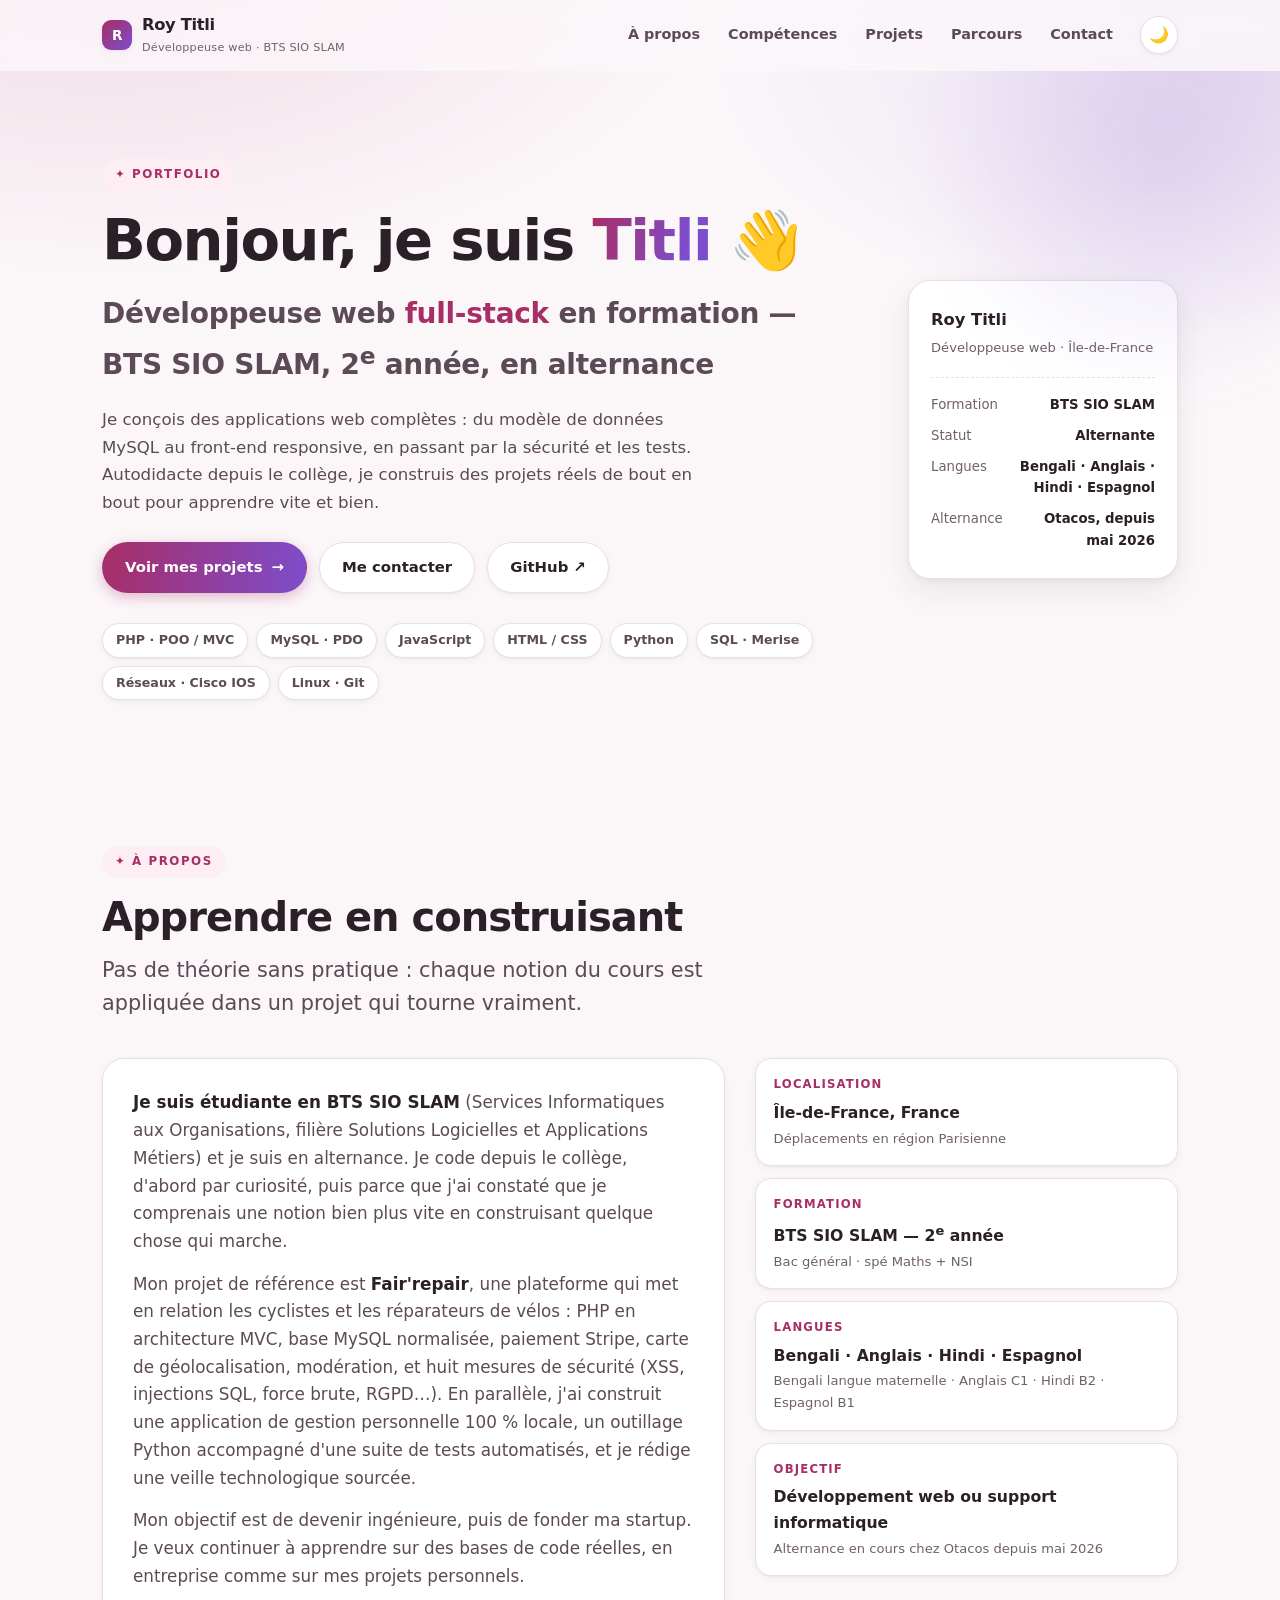
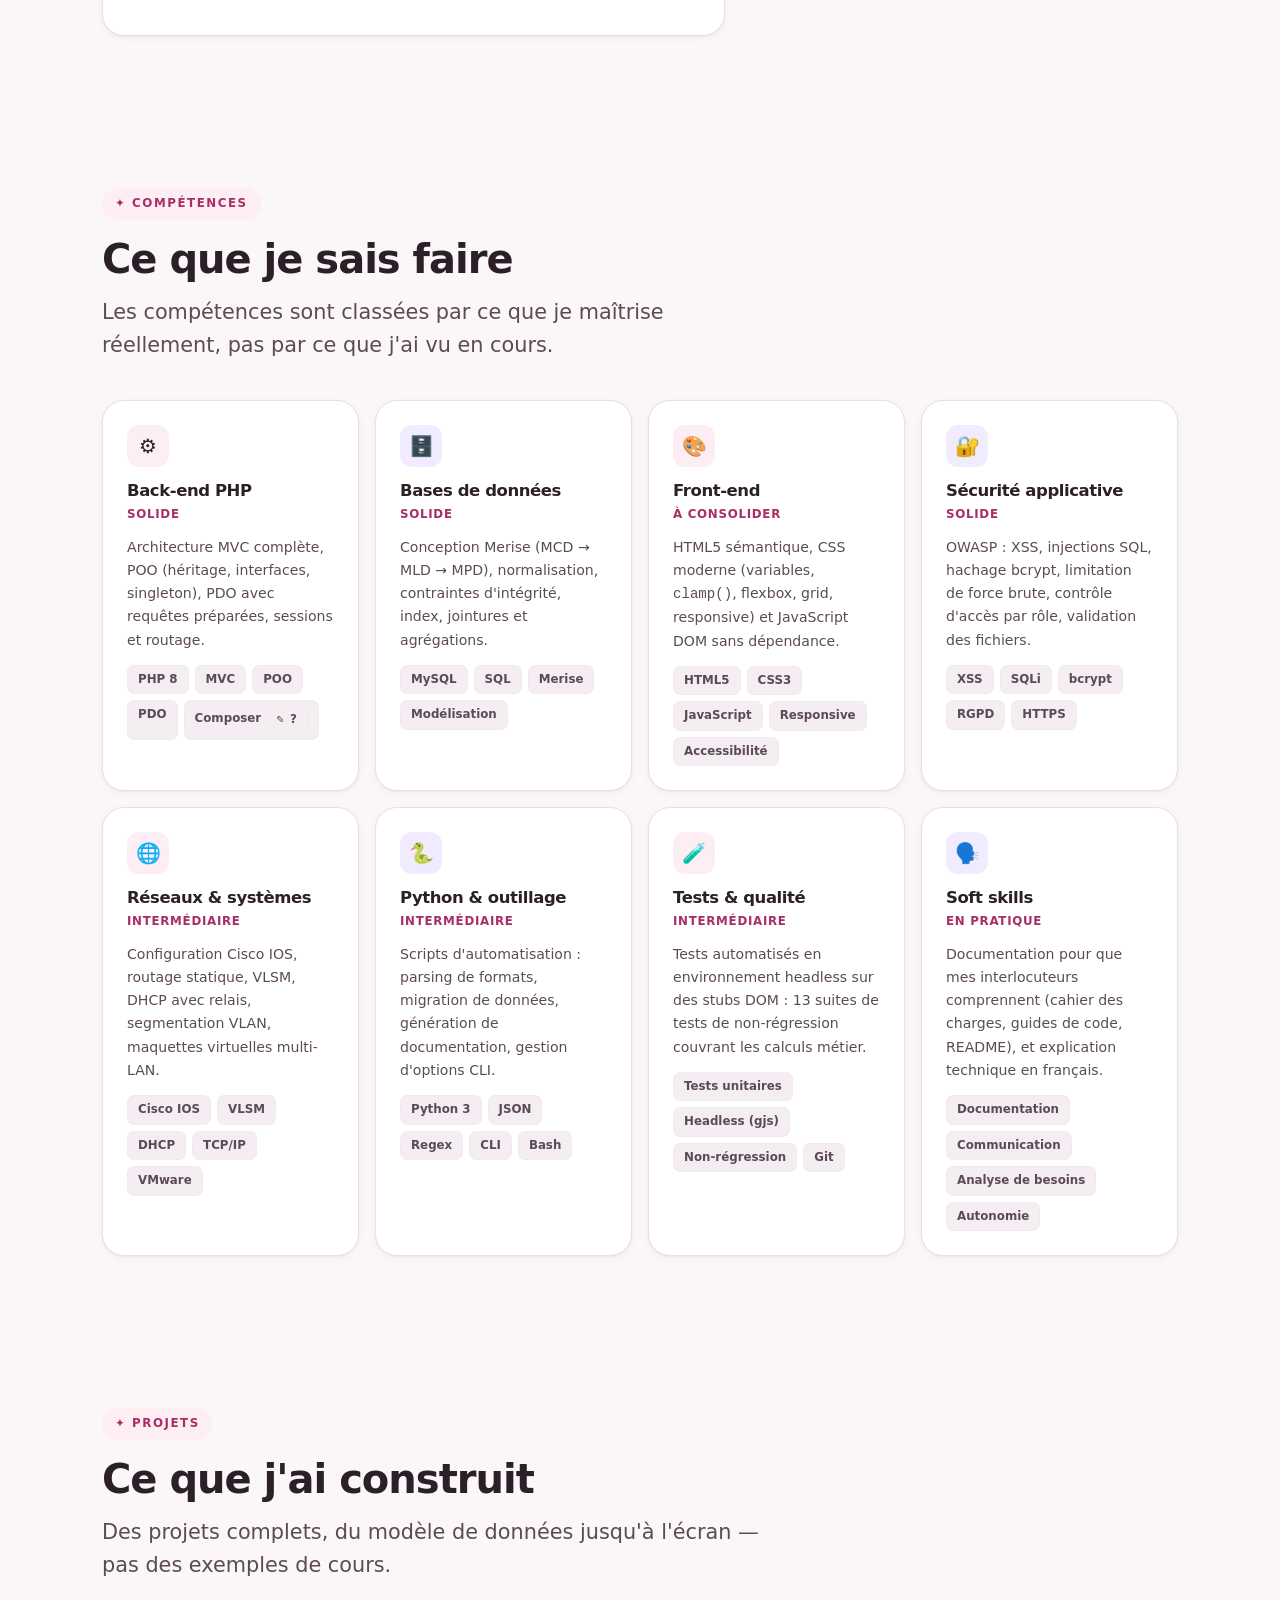
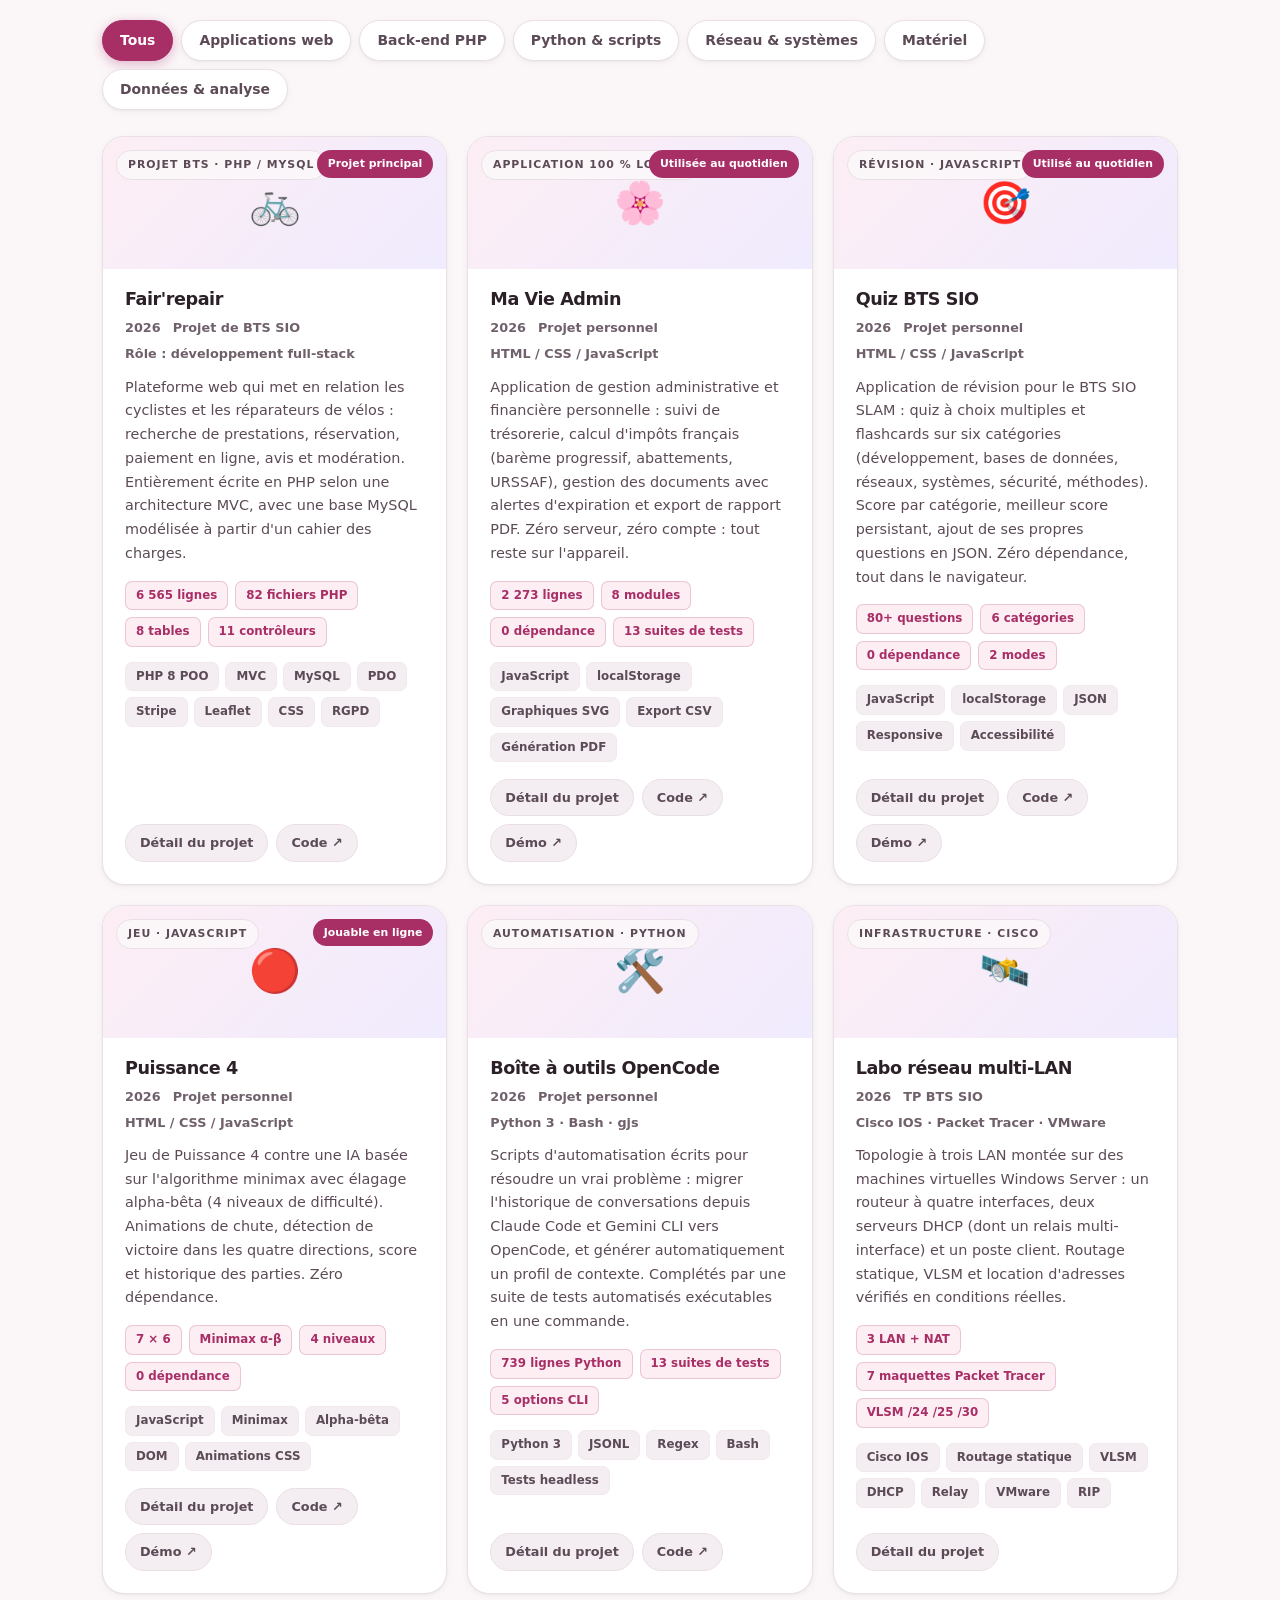
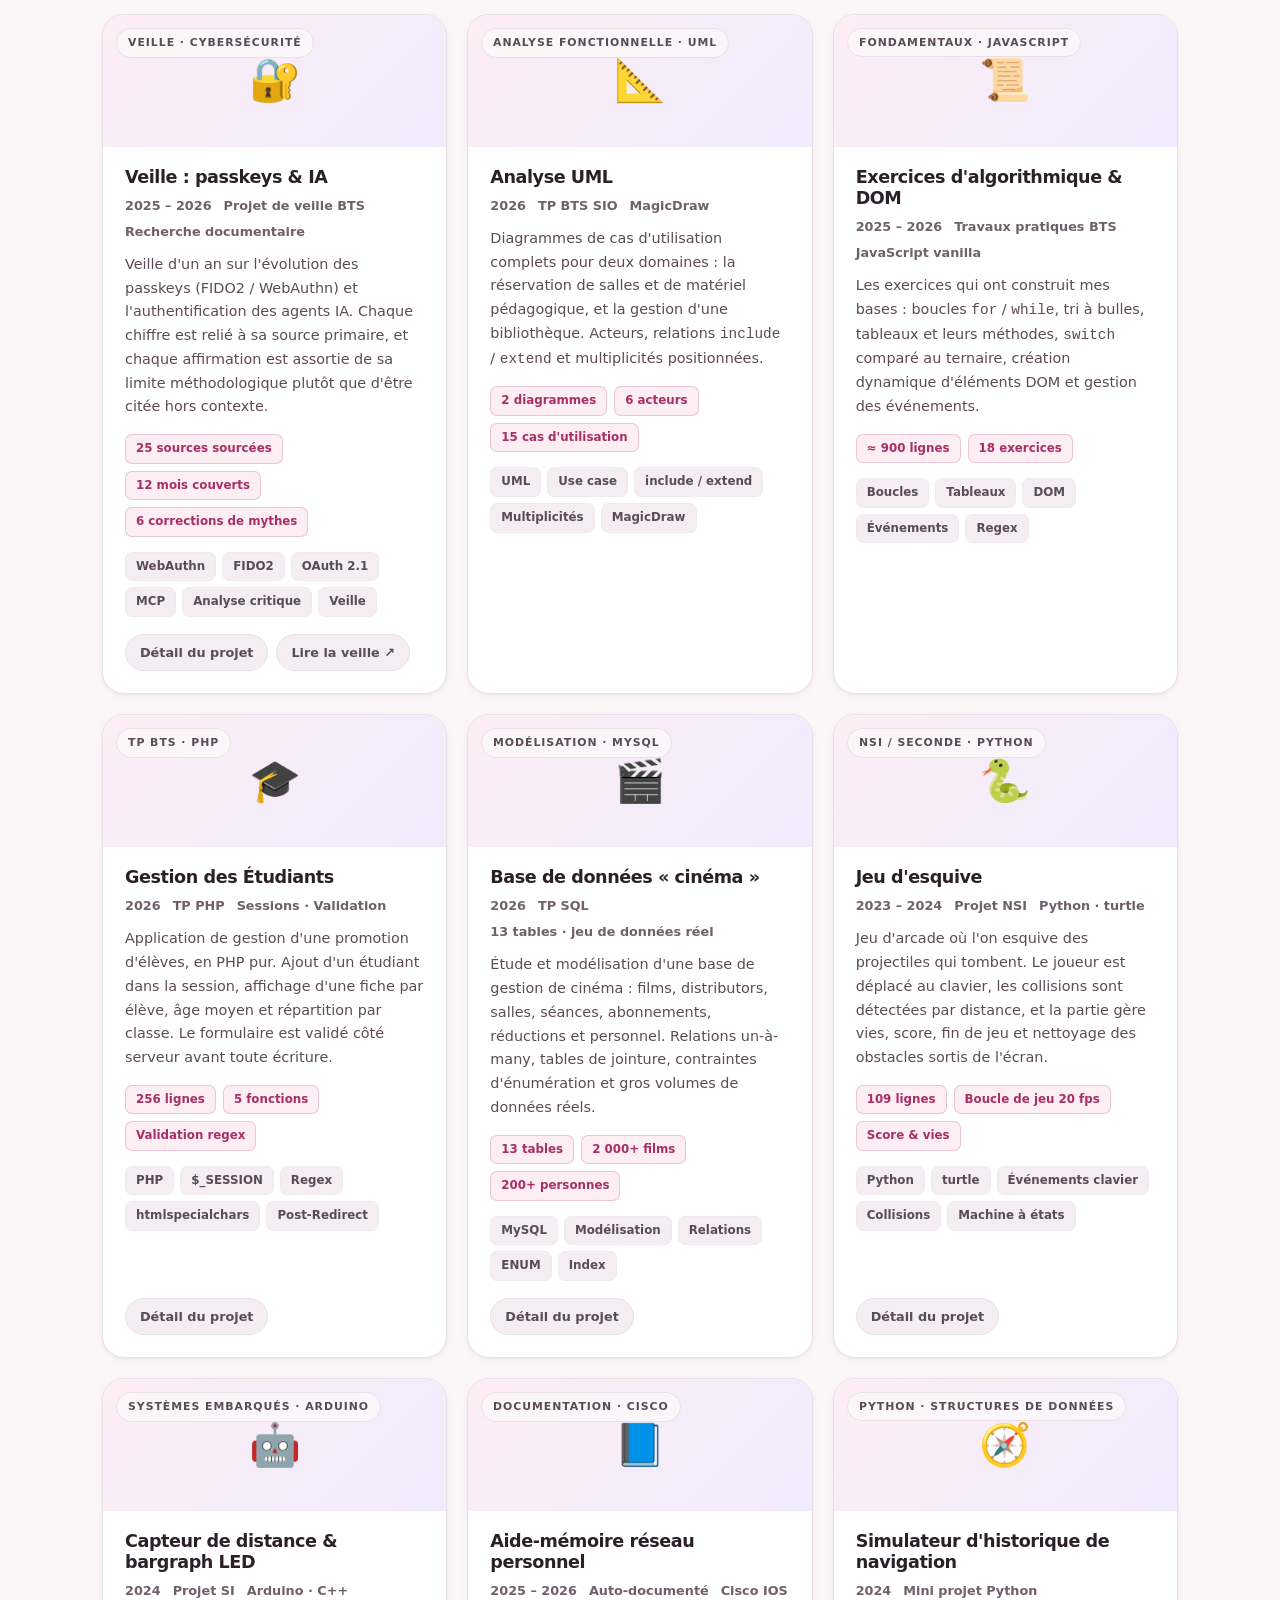
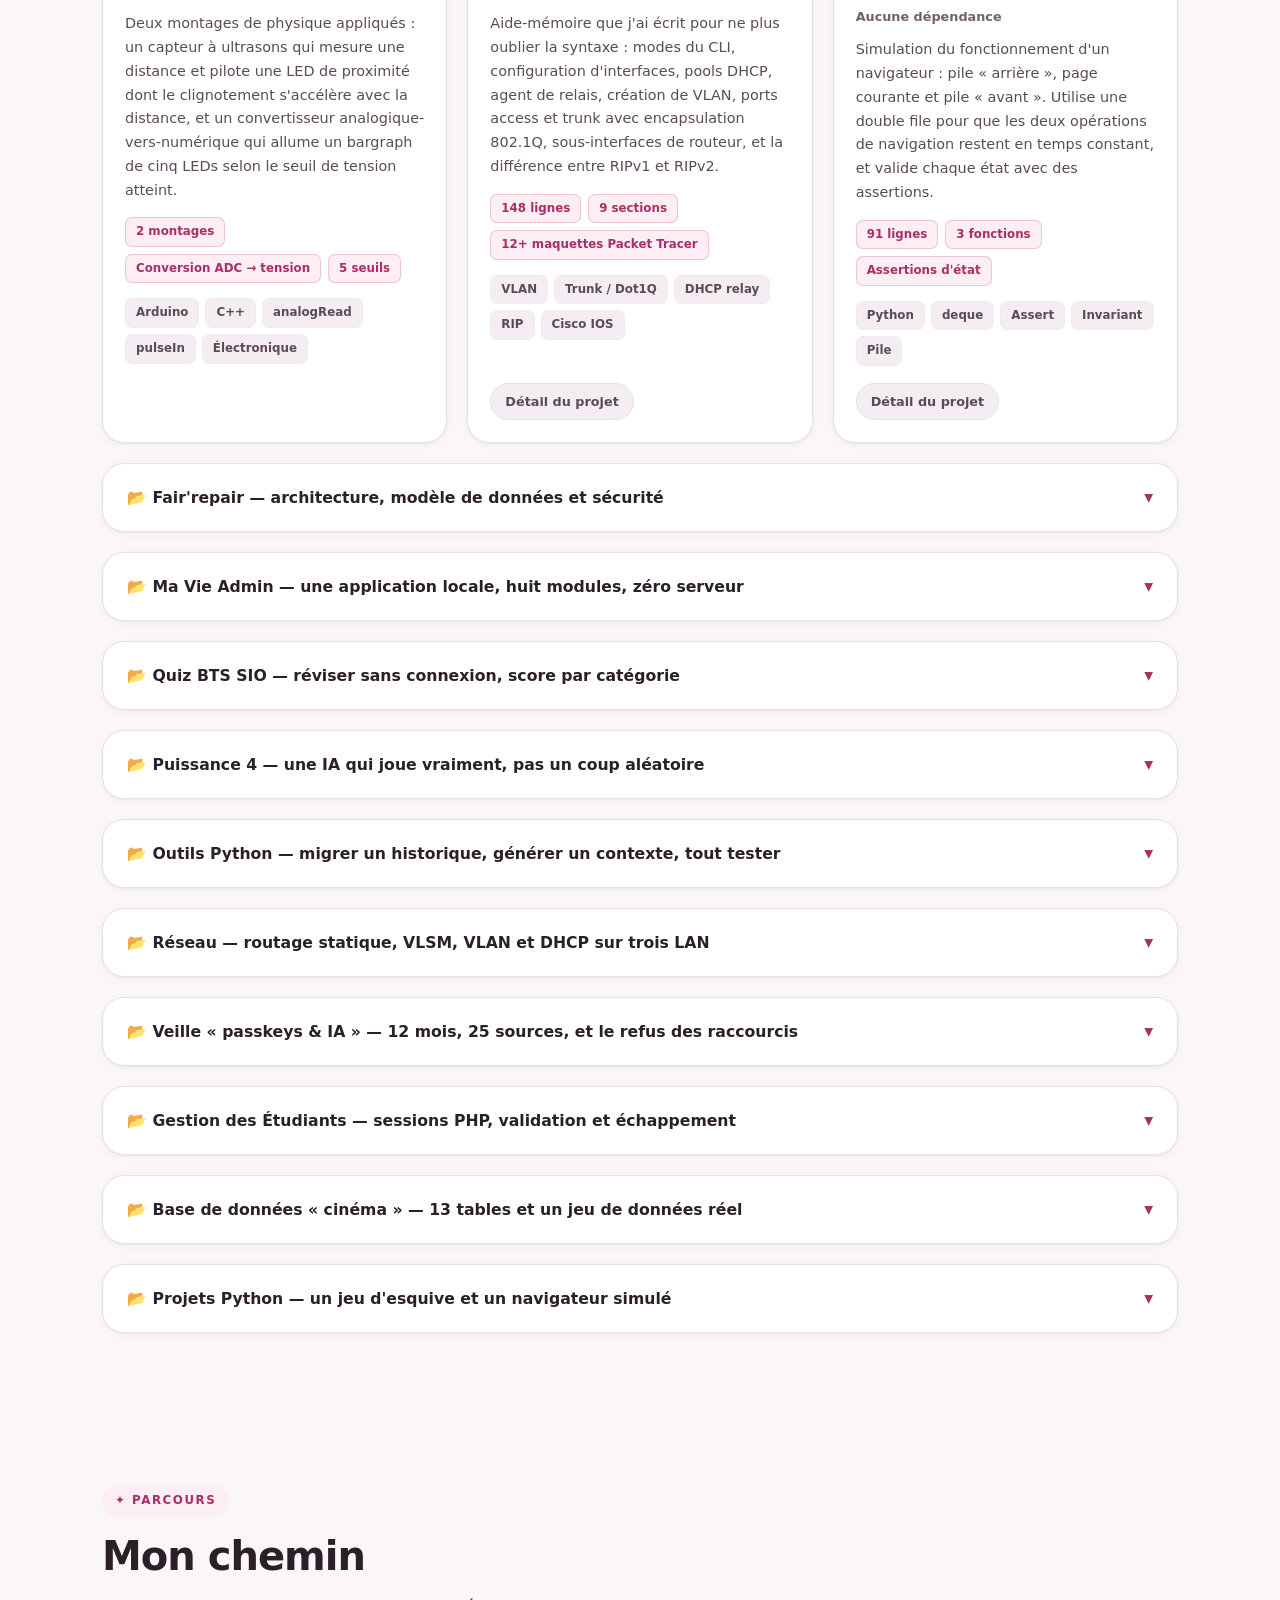
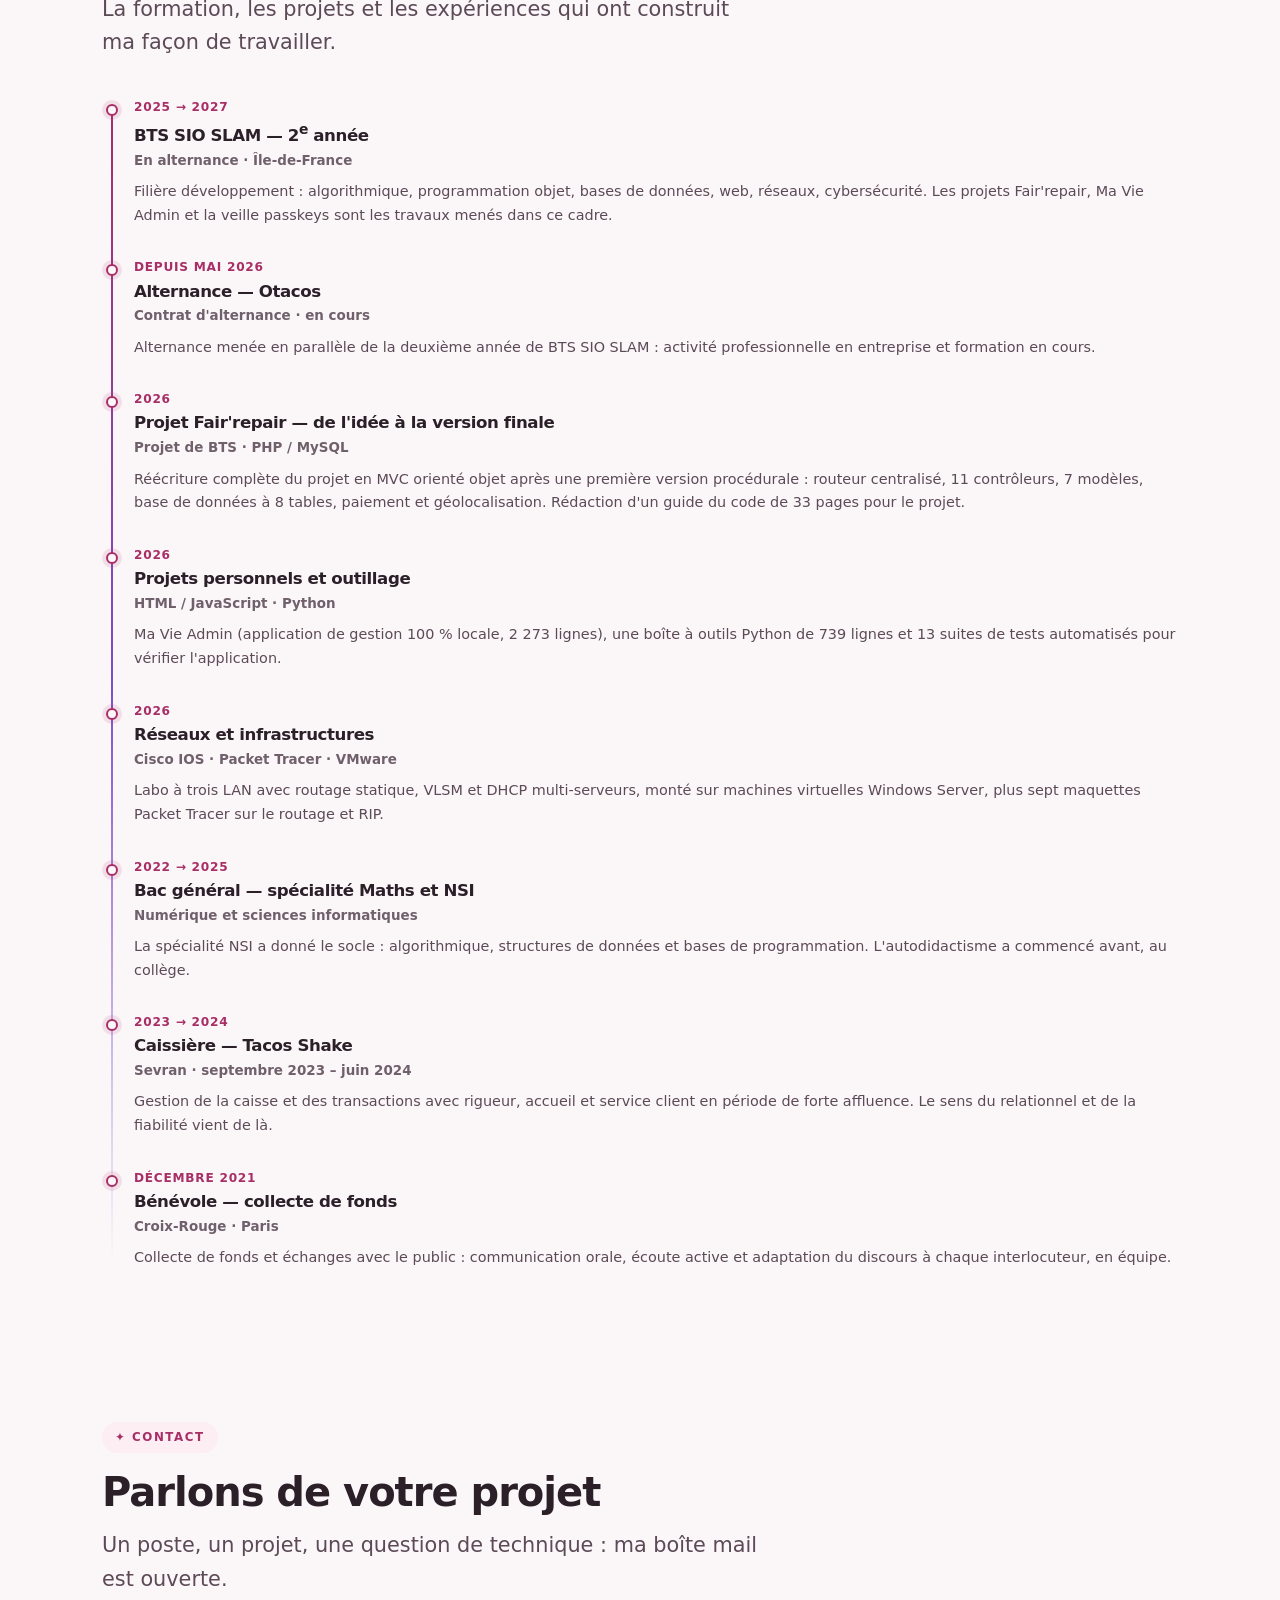
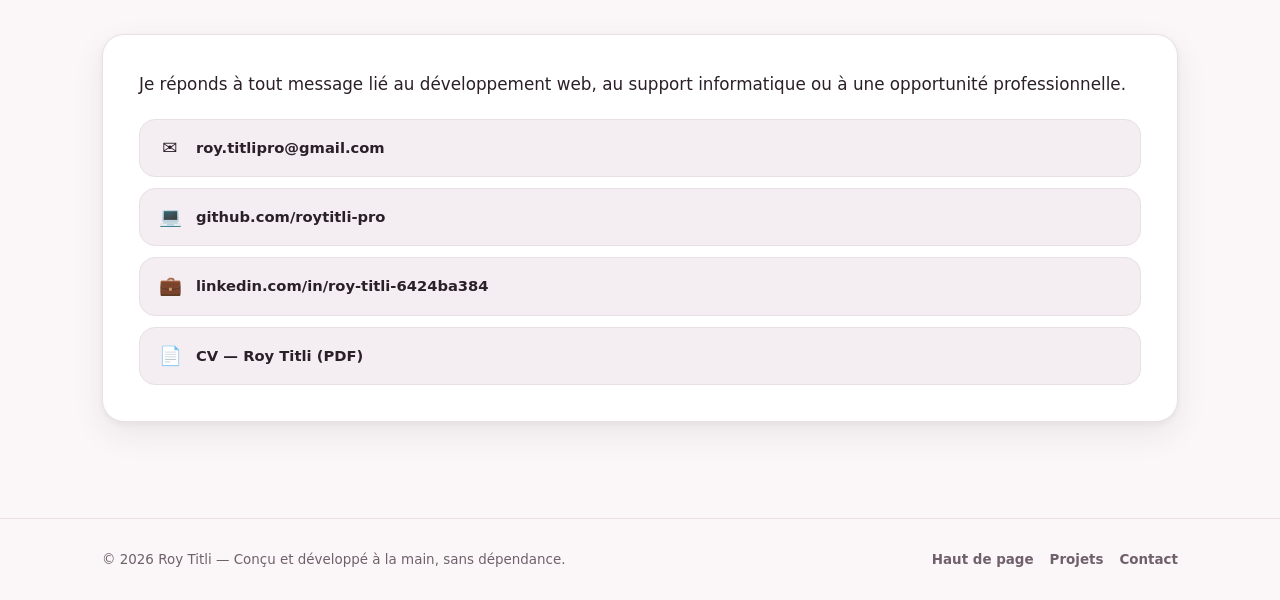
<file: index.html>
<!DOCTYPE html>
<html lang="fr" data-theme="light">
<head>
<meta charset="UTF-8">
<meta name="viewport" content="width=device-width, initial-scale=1">
<meta name="description" content="Portfolio de Roy Titli — développeuse web full-stack, étudiante en BTS SIO SLAM. Projets PHP/MySQL, JavaScript, Python, réseau et veille technologique.">
<meta name="author" content="Roy Titli">
<meta name="theme-color" content="#fbf7f9">
<title>Roy Titli — Portfolio · Développeuse web</title>

<!-- Le mode édition (bouton « ✎ Éditer ») ne sert qu'en local.
     Sur le site publié, il est masqué : un visiteur ne doit pas voir des champs modifiables. -->
<script>
  (function () {
    var h = location.hostname;
    if (location.protocol === "file:" || h === "localhost" || h === "127.0.0.1" ||
        h === "[::1]" || h === "") {
      document.documentElement.classList.add("is-local");
    }
  })();
</script>

<!-- Open Graph (réseaux sociaux) — à personnaliser -->
<meta property="og:type" content="website">
<meta property="og:title" content="Roy Titli — Développeuse web full-stack">
<meta property="og:description" content="BTS SIO SLAM · Projets PHP/MySQL, JavaScript, Python, réseau et veille technologique.">
<meta property="og:image" content="assets/og-image.jpg">
<meta name="twitter:card" content="summary_large_image">

<link rel="stylesheet" href="assets/styles.css?v=20261119">
<link rel="icon" href="data:image/svg+xml,%3Csvg xmlns='http://www.w3.org/2000/svg' viewBox='0 0 100 100'%3E%3Ctext y='.9em' font-size='88'%3E%F0%9F%91%BB%3C/text%3E%3C/svg%3E">
</head>
<body>

<a class="skip" href="#main">Aller au contenu</a>

<!-- Barre du mode édition (masquée par défaut) -->
<div class="edit-bar" id="edit-bar" hidden>
  <strong>Mode édition.</strong>
  Cliquez sur un texte encadré pour le réécrire.
  <span class="warn">Rien n'est enregistré automatiquement.</span>
  <button class="btn btn-sm btn-primary" id="copy-html" type="button">Copier le HTML modifié</button>
  <span class="hint" id="copy-status"></span>
</div>

<!-- ══════════════════ EN-TÊTE ══════════════════ -->
<header class="header" id="header">
  <div class="wrap">
    <a class="brand" href="#accueil">
      <span class="dot" aria-hidden="true">R</span>
      <span data-edit>Roy Titli<small>Développeuse web · BTS SIO SLAM</small></span>
    </a>

    <nav class="nav" id="nav" aria-label="Navigation principale">
      <a href="#apropos">À propos</a>
      <a href="#competences">Compétences</a>
      <a href="#projets">Projets</a>
      <a href="#parcours">Parcours</a>
      <a href="#contact">Contact</a>
    </nav>

    <button class="theme-btn edit-toggle" id="edit-btn" type="button" aria-pressed="false">✎ Éditer</button>
    <button class="theme-btn" id="theme-btn" type="button" aria-label="Passer en thème sombre">🌙</button>
    <button class="burger" id="burger" type="button" aria-expanded="false" aria-label="Ouvrir le menu" aria-controls="nav">
      <i></i><i></i><i></i>
    </button>
  </div>
</header>

<main id="main">

<!-- ══════════════════ HÉROS ══════════════════ -->
<section class="hero" id="accueil">
  <div class="wrap hero-inner">
    <div class="hero-text">
      <span class="eyebrow">✦ Portfolio</span>
      <h1>Bonjour, je suis <span class="grad" data-edit>Titli</span> 👋</h1>
      <p class="role">Développeuse web <b>full-stack</b> en formation — <span data-edit>BTS SIO SLAM, 2<sup>e</sup> année, en alternance</span></p>
      <p class="intro" data-edit>
        Je conçois des applications web complètes : du modèle de données MySQL au front-end responsive,
        en passant par la sécurité et les tests. Autodidacte depuis le collège, je construis des projets
        réels de bout en bout pour apprendre vite et bien.
      </p>

      <div class="hero-cta">
        <a class="btn btn-primary" href="#projets">Voir mes projets <span aria-hidden="true">→</span></a>
        <a class="btn btn-ghost" href="#contact">Me contacter</a>
        <a class="btn btn-ghost" href="https://github.com/roytitli-pro" title="Profil GitHub">GitHub ↗</a>
      </div>

      <div class="chips" aria-label="Technologies principales">
        <span class="chip">PHP · POO / MVC</span>
        <span class="chip">MySQL · PDO</span>
        <span class="chip">JavaScript</span>
        <span class="chip">HTML / CSS</span>
        <span class="chip">Python</span>
        <span class="chip">SQL · Merise</span>
        <span class="chip">Réseaux · Cisco IOS</span>
        <span class="chip">Linux · Git</span>
      </div>
    </div>

    <aside class="hero-card">
      <div class="st" data-edit>Roy Titli</div>
      <div class="st-sub" data-edit>Développeuse web · Île-de-France</div>

      <div class="facts">
        <div><span>Formation</span><span>BTS SIO SLAM</span></div>
        <div><span>Statut</span><span>Alternante</span></div>
        <div><span>Langues</span><span>Bengali · Anglais · Hindi · Espagnol</span></div>
        <div><span>Alternance</span><span>Otacos, depuis mai 2026</span></div>
      </div>
    </aside>
  </div>
</section>

<!-- ══════════════════ À PROPOS ══════════════════ -->
<section id="apropos">
  <div class="wrap">
    <div class="sec-head reveal">
      <span class="eyebrow">✦ À propos</span>
      <h2>Apprendre en construisant</h2>
      <p>Pas de théorie sans pratique : chaque notion du cours est appliquée dans un projet qui tourne vraiment.</p>
    </div>

    <div class="about">
      <div class="about-main reveal">
        <p data-edit>
          <strong>Je suis étudiante en BTS SIO SLAM</strong> (Services Informatiques aux Organisations,
          filière Solutions Logicielles et Applications Métiers) et je suis en alternance.
          Je code depuis le collège, d'abord par curiosité, puis parce que j'ai constaté que
          je comprenais une notion bien plus vite en construisant quelque chose qui marche.
        </p>
        <p data-edit>
          Mon projet de référence est <strong>Fair'repair</strong>, une plateforme qui met en relation
          les cyclistes et les réparateurs de vélos : PHP en architecture MVC, base MySQL normalisée,
          paiement Stripe, carte de géolocalisation, modération, et huit mesures de sécurité
          (XSS, injections SQL, force brute, RGPD…). En parallèle, j'ai construit une application
          de gestion personnelle 100 % locale, un outillage Python accompagné d'une suite de tests
          automatisés, et je rédige une veille technologique sourcée.
        </p>
        <p data-edit>
          Mon objectif est de devenir ingénieure, puis de fonder ma startup. Je veux continuer à
          apprendre sur des bases de code réelles, en entreprise comme sur mes projets personnels.
        </p>

        <div class="draft-block local-only">          <p><span class="draft">À personnaliser</span></p>
          <p>
            Ce paragraphe a été rédigé à partir de vos documents. Relisez-le et adaptez le ton :
            dites <em>ce que vous voulez qu'on retienne</em> de vous en 30 secondes, pas votre CV complet.
            Tous les textes marqués d'un pointillés sont modifiables directement dans le fichier
            <code>index.html</code>.
          </p>
        </div>
      </div>

      <div class="facts-list reveal">
        <div class="fact">
          <div class="k">Localisation</div>
          <div class="v" data-edit>Île-de-France, France<small>Déplacements en région Parisienne</small></div>
        </div>
        <div class="fact">
          <div class="k">Formation</div>
          <div class="v" data-edit>BTS SIO SLAM — 2<sup>e</sup> année<small>Bac général · spé Maths + NSI</small></div>
        </div>
        <div class="fact">
          <div class="k">Langues</div>
          <div class="v" data-edit>Bengali · Anglais · Hindi · Espagnol<small>Bengali langue maternelle · Anglais C1 · Hindi B2 · Espagnol B1</small></div>
        </div>
        <div class="fact">
          <div class="k">Objectif</div>
          <div class="v" data-edit>Développement web ou support informatique<small>Alternance en cours chez Otacos depuis mai 2026</small></div>
        </div>
      </div>
    </div>
  </div>
</section>

<!-- ══════════════════ COMPÉTENCES ══════════════════ -->
<section id="competences">
  <div class="wrap">
    <div class="sec-head reveal">
      <span class="eyebrow">✦ Compétences</span>
      <h2>Ce que je sais faire</h2>
      <p>Les compétences sont classées par ce que je maîtrise réellement, pas par ce que j'ai vu en cours.</p>
    </div>

    <div class="skills">
      <article class="skill reveal">
        <div class="ico" aria-hidden="true">⚙️</div>
        <h3>Back-end PHP</h3>
        <div class="niveau">Solide</div>
        <p>Architecture MVC complète, POO (héritage, interfaces, singleton), PDO avec requêtes préparées, sessions et routage.</p>
        <div class="tags"><span>PHP 8</span><span>MVC</span><span>POO</span><span>PDO</span><span>Composer <span class="draft">?</span></span></div>
      </article>

      <article class="skill reveal">
        <div class="ico" aria-hidden="true">🗄️</div>
        <h3>Bases de données</h3>
        <div class="niveau">Solide</div>
        <p>Conception Merise (MCD → MLD → MPD), normalisation, contraintes d'intégrité, index, jointures et agrégations.</p>
        <div class="tags"><span>MySQL</span><span>SQL</span><span>Merise</span><span>Modélisation</span></div>
      </article>

      <article class="skill reveal">
        <div class="ico" aria-hidden="true">🎨</div>
        <h3>Front-end</h3>
        <div class="niveau">À consolider</div>
        <p>HTML5 sémantique, CSS moderne (variables, <code>clamp()</code>, flexbox, grid, responsive) et JavaScript DOM sans dépendance.</p>
        <div class="tags"><span>HTML5</span><span>CSS3</span><span>JavaScript</span><span>Responsive</span><span>Accessibilité</span></div>
      </article>

      <article class="skill reveal">
        <div class="ico" aria-hidden="true">🔐</div>
        <h3>Sécurité applicative</h3>
        <div class="niveau">Solide</div>
        <p>OWASP : XSS, injections SQL, hachage bcrypt, limitation de force brute, contrôle d'accès par rôle, validation des fichiers.</p>
        <div class="tags"><span>XSS</span><span>SQLi</span><span>bcrypt</span><span>RGPD</span><span>HTTPS</span></div>
      </article>

      <article class="skill reveal">
        <div class="ico" aria-hidden="true">🌐</div>
        <h3>Réseaux &amp; systèmes</h3>
        <div class="niveau">Intermédiaire</div>
        <p>Configuration Cisco IOS, routage statique, VLSM, DHCP avec relais, segmentation VLAN, maquettes virtuelles multi-LAN.</p>
        <div class="tags"><span>Cisco IOS</span><span>VLSM</span><span>DHCP</span><span>TCP/IP</span><span>VMware</span></div>
      </article>

      <article class="skill reveal">
        <div class="ico" aria-hidden="true">🐍</div>
        <h3>Python &amp; outillage</h3>
        <div class="niveau">Intermédiaire</div>
        <p>Scripts d'automatisation : parsing de formats, migration de données, génération de documentation, gestion d'options CLI.</p>
        <div class="tags"><span>Python 3</span><span>JSON</span><span>Regex</span><span>CLI</span><span>Bash</span></div>
      </article>

      <article class="skill reveal">
        <div class="ico" aria-hidden="true">🧪</div>
        <h3>Tests &amp; qualité</h3>
        <div class="niveau">Intermédiaire</div>
        <p>Tests automatisés en environnement headless sur des stubs DOM : 13 suites de tests de non-régression couvrant les calculs métier.</p>
        <div class="tags"><span>Tests unitaires</span><span>Headless (gjs)</span><span>Non-régression</span><span>Git</span></div>
      </article>

      <article class="skill reveal">
        <div class="ico" aria-hidden="true">🗣️</div>
        <h3>Soft skills</h3>
        <div class="niveau">En pratique</div>
        <p>Documentation pour que mes interlocuteurs comprennent (cahier des charges, guides de code, README), et explication technique en français.</p>
        <div class="tags"><span>Documentation</span><span>Communication</span><span>Analyse de besoins</span><span>Autonomie</span></div>
      </article>
    </div>
  </div>
</section>

<!-- ══════════════════ PROJETS ══════════════════ -->
<section id="projets">
  <div class="wrap">
    <div class="sec-head reveal">
      <span class="eyebrow">✦ Projets</span>
      <h2>Ce que j'ai construit</h2>
      <p>Des projets complets, du modèle de données jusqu'à l'écran — pas des exemples de cours.</p>
    </div>

    <div class="filters reveal" role="group" aria-label="Filtrer les projets par catégorie">
      <button class="filter" data-filter="all" aria-pressed="true">Tous</button>
      <button class="filter" data-filter="web" aria-pressed="false">Applications web</button>
      <button class="filter" data-filter="backend" aria-pressed="false">Back-end PHP</button>
      <button class="filter" data-filter="python" aria-pressed="false">Python &amp; scripts</button>
      <button class="filter" data-filter="reseau" aria-pressed="false">Réseau &amp; systèmes</button>
      <button class="filter" data-filter="embarque" aria-pressed="false">Matériel</button>
      <button class="filter" data-filter="analyse" aria-pressed="false">Données &amp; analyse</button>
    </div>

    <div class="projects">

      <!-- ── Fair'repair ── -->
      <article class="card reveal" data-cat="web backend">
        <div class="thumb">
          <span class="cat">Projet BTS · PHP / MySQL</span>
          <span class="badge">Projet principal</span>
          <span aria-hidden="true">🚲</span>
        </div>
        <div class="body">
          <h3>Fair'repair</h3>
          <div class="meta"><span>2026</span><span>Projet de BTS SIO</span><span>Rôle : développement full-stack</span></div>
          <p class="desc">
            Plateforme web qui met en relation les cyclistes et les réparateurs de vélos :
            recherche de prestations, réservation, paiement en ligne, avis et modération.
            Entièrement écrite en PHP selon une architecture MVC, avec une base MySQL modélisée à partir d'un cahier des charges.
          </p>
          <div class="stats">
            <span class="stat">6 565 lignes</span>
            <span class="stat">82 fichiers PHP</span>
            <span class="stat">8 tables</span>
            <span class="stat">11 contrôleurs</span>
          </div>
          <div class="tags">
            <span>PHP 8 POO</span><span>MVC</span><span>MySQL</span><span>PDO</span><span>Stripe</span>
            <span>Leaflet</span><span>CSS</span><span>RGPD</span>
          </div>
          <div class="links">
            <a href="#projet-fairepair">Détail du projet</a>
            <a href="https://github.com/roytitli-pro/Fairepair" title="Dépôt GitHub Fair'repair">Code ↗</a>
          </div>
        </div>
      </article>

      <!-- ── Ma Vie Admin ── -->
      <article class="card reveal" data-cat="web">
        <div class="thumb">
          <span class="cat">Application 100 % locale</span>
          <span class="badge">Utilisée au quotidien</span>
          <span aria-hidden="true">🌸</span>
        </div>        <div class="body">
          <h3>Ma Vie Admin</h3>
          <div class="meta"><span>2026</span><span>Projet personnel</span><span>HTML / CSS / JavaScript</span></div>
          <p class="desc">
            Application de gestion administrative et financière personnelle : suivi de trésorerie,
            calcul d'impôts français (barème progressif, abattements, URSSAF), gestion des documents
            avec alertes d'expiration et export de rapport PDF. Zéro serveur, zéro compte : tout reste sur l'appareil.
          </p>
          <div class="stats">
            <span class="stat">2 273 lignes</span>
            <span class="stat">8 modules</span>
            <span class="stat">0 dépendance</span>
            <span class="stat">13 suites de tests</span>
          </div>
          <div class="tags">
            <span>JavaScript</span><span>localStorage</span><span>Graphiques SVG</span><span>Export CSV</span><span>Génération PDF</span>
          </div>
          <div class="links">
            <a href="#projet-mavie">Détail du projet</a>
            <a href="https://github.com/roytitli-pro/roytitli-pro.github.io/blob/main/apps/ma-vie-admin/index.html" title="Code source de Ma Vie Admin">Code ↗</a>
            <a href="apps/ma-vie-admin/">Démo ↗</a>
          </div>
        </div>
      </article>

      <!-- ── Quiz BTS SIO ── -->
      <article class="card reveal" data-cat="web">
        <div class="thumb">
          <span class="cat">Révision · JavaScript</span>
          <span class="badge">Utilisé au quotidien</span>
          <span aria-hidden="true">🎯</span>
        </div>
        <div class="body">
          <h3>Quiz BTS SIO</h3>
          <div class="meta"><span>2026</span><span>Projet personnel</span><span>HTML / CSS / JavaScript</span></div>
          <p class="desc">
            Application de révision pour le BTS SIO SLAM : quiz à choix multiples et flashcards
            sur six catégories (développement, bases de données, réseaux, systèmes, sécurité,
            méthodes). Score par catégorie, meilleur score persistant, ajout de ses propres
            questions en JSON. Zéro dépendance, tout dans le navigateur.
          </p>
          <div class="stats">
            <span class="stat">80+ questions</span>
            <span class="stat">6 catégories</span>
            <span class="stat">0 dépendance</span>
            <span class="stat">2 modes</span>
          </div>
          <div class="tags">
            <span>JavaScript</span><span>localStorage</span><span>JSON</span><span>Responsive</span><span>Accessibilité</span>
          </div>
          <div class="links">
            <a href="#projet-quiz">Détail du projet</a>
            <a href="https://github.com/roytitli-pro/roytitli-pro.github.io/blob/main/apps/quiz-bts/index.html" title="Code source du Quiz BTS SIO">Code ↗</a>
            <a href="apps/quiz-bts/">Démo ↗</a>
          </div>
        </div>
      </article>

      <!-- ── Puissance 4 ── -->
      <article class="card reveal" data-cat="web">
        <div class="thumb">
          <span class="cat">Jeu · JavaScript</span>
          <span class="badge">Jouable en ligne</span>
          <span aria-hidden="true">🔴</span>
        </div>
        <div class="body">
          <h3>Puissance 4</h3>
          <div class="meta"><span>2026</span><span>Projet personnel</span><span>HTML / CSS / JavaScript</span></div>
          <p class="desc">
            Jeu de Puissance 4 contre une IA basée sur l'algorithme minimax avec élagage
            alpha-bêta (4 niveaux de difficulté). Animations de chute, détection de victoire
            dans les quatre directions, score et historique des parties. Zéro dépendance.
          </p>
          <div class="stats">
            <span class="stat">7 × 6</span>
            <span class="stat">Minimax α-β</span>
            <span class="stat">4 niveaux</span>
            <span class="stat">0 dépendance</span>
          </div>
          <div class="tags">
            <span>JavaScript</span><span>Minimax</span><span>Alpha-bêta</span><span>DOM</span><span>Animations CSS</span>
          </div>
          <div class="links">
            <a href="#projet-puissance4">Détail du projet</a>
            <a href="https://github.com/roytitli-pro/roytitli-pro.github.io/blob/main/apps/puissance-4/index.html" title="Code source du Puissance 4">Code ↗</a>
            <a href="apps/puissance-4/">Démo ↗</a>
          </div>
        </div>
      </article>

      <!-- ── Outils Python + tests ── -->
      <article class="card reveal" data-cat="python">
        <div class="thumb">
          <span class="cat">Automatisation · Python</span>
          <span aria-hidden="true">🛠️</span>
        </div>
        <div class="body">
          <h3>Boîte à outils OpenCode</h3>
          <div class="meta"><span>2026</span><span>Projet personnel</span><span>Python 3 · Bash · gjs</span></div>
          <p class="desc">
            Scripts d'automatisation écrits pour résoudre un vrai problème : migrer l'historique de
            conversations depuis Claude Code et Gemini CLI vers OpenCode, et générer automatiquement
            un profil de contexte. Complétés par une suite de tests automatisés exécutables en une commande.
          </p>
          <div class="stats">
            <span class="stat">739 lignes Python</span>
            <span class="stat">13 suites de tests</span>
            <span class="stat">5 options CLI</span>
          </div>
          <div class="tags">
            <span>Python 3</span><span>JSONL</span><span>Regex</span><span>Bash</span><span>Tests headless</span>
          </div>
          <div class="links">
            <a href="#projet-outils">Détail du projet</a>
            <a href="https://github.com/roytitli-pro/roytitli-pro.github.io/tree/main/code/boite-a-outils" title="Scripts et tests de la boîte à outils">Code ↗</a>
          </div>
        </div>
      </article>

      <!-- ── Labo réseau ── -->
      <article class="card reveal" data-cat="reseau">
        <div class="thumb">
          <span class="cat">Infrastructure · Cisco</span>
          <span aria-hidden="true">🛰️</span>
        </div>
        <div class="body">
          <h3>Labo réseau multi-LAN</h3>
          <div class="meta"><span>2026</span><span>TP BTS SIO</span><span>Cisco IOS · Packet Tracer · VMware</span></div>
          <p class="desc">
            Topologie à trois LAN montée sur des machines virtuelles Windows Server : un routeur
            à quatre interfaces, deux serveurs DHCP (dont un relais multi-interface) et un poste client.
            Routage statique, VLSM et location d'adresses vérifiés en conditions réelles.
          </p>
          <div class="stats">
            <span class="stat">3 LAN + NAT</span>
            <span class="stat">7 maquettes Packet Tracer</span>
            <span class="stat">VLSM /24 /25 /30</span>
          </div>
          <div class="tags">
            <span>Cisco IOS</span><span>Routage statique</span><span>VLSM</span><span>DHCP</span><span>Relay</span><span>VMware</span><span>RIP</span>
          </div>
          <div class="links">
            <a href="#projet-reseau">Détail du projet</a>
          </div>
        </div>
      </article>

      <!-- ── Veille ── -->
      <article class="card reveal" data-cat="analyse">
        <div class="thumb">
          <span class="cat">Veille · Cybersécurité</span>
          <span aria-hidden="true">🔐</span>
        </div>
        <div class="body">
          <h3>Veille : passkeys &amp; IA</h3>
          <div class="meta"><span>2025 – 2026</span><span>Projet de veille BTS</span><span>Recherche documentaire</span></div>
          <p class="desc">
            Veille d'un an sur l'évolution des passkeys (FIDO2 / WebAuthn) et l'authentification des
            agents IA. Chaque chiffre est relié à sa source primaire, et chaque affirmation est
            assortie de sa limite méthodologique plutôt que d'être citée hors contexte.
          </p>
          <div class="stats">
            <span class="stat">25 sources sourcées</span>
            <span class="stat">12 mois couverts</span>
            <span class="stat">6 corrections de mythes</span>
          </div>
          <div class="tags">
            <span>WebAuthn</span><span>FIDO2</span><span>OAuth 2.1</span><span>MCP</span><span>Analyse critique</span><span>Veille</span>
          </div>
          <div class="links">
            <a href="#projet-veille">Détail du projet</a>
            <a href="https://github.com/roytitli-pro/roytitli-pro.github.io/blob/main/code/veille/veille-passkeys-ia.md" title="La veille complète, datée et sourcée">Lire la veille ↗</a>
          </div>
        </div>
      </article>

      <!-- ── Analyse UML ── -->
      <article class="card reveal" data-cat="analyse">
        <div class="thumb">
          <span class="cat">Analyse fonctionnelle · UML</span>
          <span aria-hidden="true">📐</span>
        </div>
        <div class="body">
          <h3>Analyse UML</h3>
          <div class="meta"><span>2026</span><span>TP BTS SIO</span><span>MagicDraw</span></div>
          <p class="desc">
            Diagrammes de cas d'utilisation complets pour deux domaines : la réservation de salles
            et de matériel pédagogique, et la gestion d'une bibliothèque. Acteurs, relations
            <code>include</code> / <code>extend</code> et multiplicités positionnées.
          </p>
          <div class="stats">
            <span class="stat">2 diagrammes</span>
            <span class="stat">6 acteurs</span>
            <span class="stat">15 cas d'utilisation</span>
          </div>
          <div class="tags"><span>UML</span><span>Use case</span><span>include / extend</span><span>Multiplicités</span><span>MagicDraw</span></div>
          <div class="links">
            <span class="off local-only">Schémas <span class="draft">à exporter en image</span></span>
          </div>
        </div>
      </article>

      <!-- ── Exercices JS ── -->
      <article class="card reveal" data-cat="web">
        <div class="thumb">
          <span class="cat">Fondamentaux · JavaScript</span>
          <span aria-hidden="true">📜</span>
        </div>
        <div class="body">
          <h3>Exercices d'algorithmique &amp; DOM</h3>
          <div class="meta"><span>2025 – 2026</span><span>Travaux pratiques BTS</span><span>JavaScript vanilla</span></div>
          <p class="desc">
            Les exercices qui ont construit mes bases : boucles <code>for</code> / <code>while</code>,
            tri à bulles, tableaux et leurs méthodes, <code>switch</code> comparé au ternaire,
            création dynamique d'éléments DOM et gestion des événements.
          </p>
          <div class="stats">
            <span class="stat">≈ 900 lignes</span>
            <span class="stat">18 exercices</span>
          </div>
          <div class="tags"><span>Boucles</span><span>Tableaux</span><span>DOM</span><span>Événements</span><span>Regex</span></div>
          <div class="links">
            <span class="off local-only">Dépôt <span class="draft">à créer</span></span>
          </div>
        </div>
      </article>

      <!-- ── Gestion des Étudiants (PHP + sessions) ── -->
      <article class="card reveal" data-cat="backend">
        <div class="thumb">
          <span class="cat">TP BTS · PHP</span>
          <span aria-hidden="true">🎓</span>
        </div>
        <div class="body">
          <h3>Gestion des Étudiants</h3>
          <div class="meta"><span>2026</span><span>TP PHP</span><span>Sessions · Validation</span></div>
          <p class="desc">
            Application de gestion d'une promotion d'élèves, en PHP pur. Ajout d'un étudiant
            dans la session, affichage d'une fiche par élève, âge moyen et répartition par classe.
            Le formulaire est validé côté serveur avant toute écriture.
          </p>
          <div class="stats">
            <span class="stat">256 lignes</span>
            <span class="stat">5 fonctions</span>
            <span class="stat">Validation regex</span>
          </div>
          <div class="tags"><span>PHP</span><span>$_SESSION</span><span>Regex</span><span>htmlspecialchars</span><span>Post-Redirect</span></div>
          <div class="links">
            <a href="#projet-php">Détail du projet</a>
          </div>
        </div>
      </article>

      <!-- ── Base de données cinéma ── -->
      <article class="card reveal" data-cat="analyse">
        <div class="thumb">
          <span class="cat">Modélisation · MySQL</span>
          <span aria-hidden="true">🎬</span>
        </div>
        <div class="body">
          <h3>Base de données « cinéma »</h3>
          <div class="meta"><span>2026</span><span>TP SQL</span><span>13 tables · jeu de données réel</span></div>
          <p class="desc">
            Étude et modélisation d'une base de gestion de cinéma : films, distributors, salles,
            séances, abonnements, réductions et personnel. Relations un-à-many, tables de
            jointure, contraintes d'énumération et gros volumes de données réels.
          </p>
          <div class="stats">
            <span class="stat">13 tables</span>
            <span class="stat">2 000+ films</span>
            <span class="stat">200+ personnes</span>
          </div>
          <div class="tags"><span>MySQL</span><span>Modélisation</span><span>Relations</span><span>ENUM</span><span>Index</span></div>
          <div class="links">
            <a href="#projet-bdd">Détail du projet</a>
          </div>
        </div>
      </article>

      <!-- ── Jeu d'esquive Python ── -->
      <article class="card reveal" data-cat="python">
        <div class="thumb">
          <span class="cat">NSI / Seconde · Python</span>
          <span aria-hidden="true">🐍</span>
        </div>
        <div class="body">
          <h3>Jeu d'esquive</h3>
          <div class="meta"><span>2023 – 2024</span><span>Projet NSI</span><span>Python · turtle</span></div>
          <p class="desc">
            Jeu d'arcade où l'on esquive des projectiles qui tombent. Le joueur est déplacé au
            clavier, les collisions sont détectées par distance, et la partie gère vies, score,
            fin de jeu et nettoyage des obstacles sortis de l'écran.
          </p>
          <div class="stats">
            <span class="stat">109 lignes</span>
            <span class="stat">Boucle de jeu 20 fps</span>
            <span class="stat">Score &amp; vies</span>
          </div>
          <div class="tags"><span>Python</span><span>turtle</span><span>Événements clavier</span><span>Collisions</span><span>Machine à états</span></div>
          <div class="links">
            <a href="#projet-python">Détail du projet</a>
          </div>
        </div>
      </article>

      <!-- ── Arduino ── -->
      <article class="card reveal" data-cat="embarque">
        <div class="thumb">
          <span class="cat">Systèmes embarqués · Arduino</span>
          <span aria-hidden="true">🤖</span>
        </div>
        <div class="body">
          <h3>Capteur de distance &amp; bargraph LED</h3>
          <div class="meta"><span>2024</span><span>Projet SI</span><span>Arduino · C++</span></div>
          <p class="desc">
            Deux montages de physique appliqués : un capteur à ultrasons qui mesure une distance
            et pilote une LED de proximité dont le clignotement s'accélère avec la distance, et
            un convertisseur analogique-vers-numérique qui allume un bargraph de cinq LEDs selon
            le seuil de tension atteint.
          </p>
          <div class="stats">
            <span class="stat">2 montages</span>
            <span class="stat">Conversion ADC → tension</span>
            <span class="stat">5 seuils</span>
          </div>
          <div class="tags"><span>Arduino</span><span>C++</span><span>analogRead</span><span>pulseIn</span><span>Électronique</span></div>
        </div>
      </article>

      <!-- ── Cheatsheet réseau + TP Cisco ── -->
      <article class="card reveal" data-cat="reseau">
        <div class="thumb">
          <span class="cat">Documentation · Cisco</span>
          <span aria-hidden="true">📘</span>
        </div>
        <div class="body">
          <h3>Aide-mémoire réseau personnel</h3>
          <div class="meta"><span>2025 – 2026</span><span>Auto-documenté</span><span>Cisco IOS</span></div>
          <p class="desc">
            Aide-mémoire que j'ai écrit pour ne plus oublier la syntaxe : modes du CLI,
            configuration d'interfaces, pools DHCP, agent de relais, création de VLAN,
            ports access et trunk avec encapsulation 802.1Q, sous-interfaces de routeur,
            et la différence entre RIPv1 et RIPv2.
          </p>
          <div class="stats">
            <span class="stat">148 lignes</span>
            <span class="stat">9 sections</span>
            <span class="stat">12+ maquettes Packet Tracer</span>
          </div>
          <div class="tags"><span>VLAN</span><span>Trunk / Dot1Q</span><span>DHCP relay</span><span>RIP</span><span>Cisco IOS</span></div>
          <div class="links">
            <a href="#projet-reseau">Détail du projet</a>
          </div>
        </div>
      </article>

      <!-- ── Simulateur d'historique de navigation ── -->
      <article class="card reveal" data-cat="python">
        <div class="thumb">
          <span class="cat">Python · Structures de données</span>
          <span aria-hidden="true">🧭</span>
        </div>
        <div class="body">
          <h3>Simulateur d'historique de navigation</h3>
          <div class="meta"><span>2024</span><span>Mini projet Python</span><span>Aucune dépendance</span></div>
          <p class="desc">
            Simulation du fonctionnement d'un navigateur : pile « arrière », page courante et
            pile « avant ». Utilise une double file pour que les deux opérations de navigation
            restent en temps constant, et valide chaque état avec des assertions.
          </p>
          <div class="stats">
            <span class="stat">91 lignes</span>
            <span class="stat">3 fonctions</span>
            <span class="stat">Assertions d'état</span>
          </div>
          <div class="tags"><span>Python</span><span>deque</span><span>Assert</span><span>Invariant</span><span>Pile</span></div>
          <div class="links">
            <a href="#projet-python">Détail du projet</a>
          </div>
        </div>
      </article>

      <p class="no-result" id="no-result">Aucun projet dans cette catégorie pour le moment.</p>

      <!-- ─────────── DÉTAILS DÉPLOYABLES ─────────── -->

      <details class="deep reveal" id="projet-fairepair" data-cat="web backend">
        <summary>📂 Fair'repair — architecture, modèle de données et sécurité</summary>
        <div class="deep-body">
          <h4>Le problème résolu</h4>
          <p>
            Un cycliste qui casse son vélo doit donc trouver un réparateur disponible près de chez lui,
            sans savoir à l'avance ni le prix ni la disponibilité. Fair'repair centralise l'offre :
            le réparateur publie ses prestations, le client réserve, paie et laisse un avis.
          </p>

          <h4>Architecture MVC</h4>
          <p>
            Chaque page correspond à une route centralisée dans un front controller unique, qui
            aiguille vers un contrôleur. Les contrôleurs appellent les modèles, qui encapsulent
            les requêtes SQL ; les vues ne contiennent aucun SQL et échappent toutes les données.
          </p>
          <div class="table-scroll">
            <table>
              <thead><tr><th>Couche</th><th>Rôle</th><th>Contenu</th></tr></thead>
              <tbody>
                <tr><td>Core</td><td>Le moteur de l'application</td><td>Connexion PDO (singleton), routeur, contrôleur de base, gestion des sessions et des droits, fonctions utilitaires, passerelle de paiement</td></tr>
                <tr><td>Models</td><td>Le dialogue avec la base</td><td>7 modèles — Utilisateur, Service, Reservation, Paiement, Avis, Signalement, Reparateur</td></tr>
                <tr><td>Controllers</td><td>La logique de page</td><td>11 contrôleurs — accueil, authentification, profil, services, réservations, paiement, avis, signalements, espace réparateur, espace modérateur, pages fixes</td></tr>
                <tr><td>Views</td><td>L'affichage</td><td>Un dossier de vues par contrôleur, plus une mise en page commune (en-tête / pied de page)</td></tr>
              </tbody>
            </table>
          </div>

          <h4>Modèle de données — spécialisation des rôles</h4>
          <p>
            Au lieu de trois tables qui répètent prénom, nom et mot de passe, l'identité est
            factorisée dans une table <code>utilisateur</code>, et chaque rôle possède sa table
            rattachée. Un même compte peut être client <em>et</em> réparateur, ce qui est nécessaire
            au modèle économique.
          </p>
          <ul class="bul">
            <li><code>utilisateur</code> — identité commune, mot de passe haché, mot secret haché, compteurs anti-force-brute, trace d'acceptation des CGU (RGPD)</li>
            <li><code>client</code> · <code>reparateur</code> · <code>moderateur</code> — spécialisation du rôle, clé étrangère = clé primaire, suppression en cascade</li>
            <li><code>service</code> — prestation proposée, tarif, rayon d'intervention, image</li>
            <li><code>reservation</code> — le cœur métier : adresse, date, statut contrôlé par une énumération</li>
            <li><code>paiement</code> — un seul paiement par réservation (contrainte d'unicité)</li>
            <li><code>avis</code> — note de 1 à 5 vérifiée par une contrainte <code>CHECK</code>, un avis par réservation</li>
            <li><code>signalement</code> — motif, description, statut de traitement</li>
          </ul>

          <h4>Les huit mesures de sécurité</h4>
          <ul class="bul">
            <li><strong>XSS</strong> — une fonction d'échappement appliquée à toute donnée venant de la base</li>
            <li><strong>Injection SQL</strong> — requêtes préparées partout, aucune concaténation</li>
            <li><strong>Mots de passe</strong> — hachage bcrypt via <code>password_hash()</code> / <code>password_verify()</code></li>
            <li><strong>Force brute</strong> — 5 échecs de connexion bloquent le compte 15 minutes ; 3 échecs pour le mot secret</li>
            <li><strong>Énumération de comptes</strong> — message identique quelle que soit l'erreur, pour ne pas révéler quels comptes existent</li>
            <li><strong>Fichiers piégés</strong> — extension <em>et</em> type MIME <em>et</em> vérification que le fichier est bien une image <em>et</em> taille limitée, nom régénéré</li>
            <li><strong>Contrôle d'accès</strong> — protection des contrôleurs par rôle, doublée d'une vérification du propriétaire dans la requête SQL</li>
            <li><strong>Données bancaires</strong> — jamais stockées : paiement hébergé par un prestataire, ou simulation pour la démonstration</li>
          </ul>
          <p>
            La politique de mot de passe est écrite en une seule expression régulière, alignée sur les
            recommandations CNIL : une minuscule, une majuscule, un chiffre, un caractère spécial,
            entre 8 et 72 caractères. Quand elle échoue, l'application refait des tests simples
            pour dire <em>précisément</em> ce qui manque, au lieu d'afficher un message générique.
          </p>

          <h4>Ce que j'ai appris</h4>
          <ul class="bul">
            <li>Séparer l'affichage, la logique et les données — sans quoi un formulaire se duplique partout</li>
            <li>Concevoir la base <em>avant</em> le code, sinon chaque nouvelle fonctionnalité devient une modification en cascade</li>
            <li>Une contrainte de base (<code>UNIQUE</code>, <code>CHECK</code>, <code>ENUM</code>) remplace avantageusement du code applicatif</li>
            <li>La sécurité se décide au moment du modèle, pas au moment de la revue</li>
          </ul>
        </div>
      </details>

      <details class="deep reveal" id="projet-mavie" data-cat="web">
        <summary>📂 Ma Vie Admin — une application locale, huit modules, zéro serveur</summary>
        <div class="deep-body">
          <h4>Le parti pris</h4>
          <p>
            La plupart des applications de gestion personnel demandent un compte et/envoyent des données
            sensibles sur un serveur. Celle-ci refuse ce compromis : un seul fichier HTML, aucune
            installation, aucune connexion. Tout est stocké dans le navigateur et exportable en un clic.
            La contrainte « zéro dépendance » m'a obligée à écrire moi-même les graphiques et
            l'export PDF — ce qui est le meilleur exercice de JavaScript que j'aie fait.
          </p>

          <h4>Les huit modules</h4>
          <ul class="bul">
            <li><strong>Accueil</strong> — la logique de trésorerie en un écran : heures du mois en cours, disponibilités du mois, dépenses, épargne, et le reste. Graphique sur 6 mois, répartition par catégorie, alertes de dépassement et de budgets.</li>
            <li><strong>Dépenses</strong> — achats, budgets mensuels par catégorie, charges récurrentes reportées automatiquement chaque mois, et un historique complet.</li>
            <li><strong>Épargne</strong> — dépôts et retraits avec traçage de l'origine de l'argent : est-ce sorti du compte courant, ou déjà sur le livret ? Cette distinction change le solde bancaire réel, et l'application la traite explicitement.</li>
            <li><strong>Travail</strong> — plusieurs emplois avec taux horaire et coefficient net, majoration des heures de nuit, saisie rapide de journées collées en texte brut, et statistiques par mois.</li>
            <li><strong>Impôts</strong> — barème progressif français, situation familiale, abattements, décote, crédits d'impôt, et les taux spécifiques URSSAF selon l'activité (vente, services, libéral).</li>
            <li><strong>Documents</strong> — titre de séjour, passeport, carte Vitale, CAF, transports… avec des alertes avant expiration et un seuil de rappel réglable.</li>
            <li><strong>Rappels</strong> — rappels personnalisés et rappels suggérés, avec une pastille rouge sur l'urgent.</li>
            <li><strong>Réglages</strong> — exports CSV, sauvegarde et restauration JSON, réinitialisation.</li>
          </ul>

          <h4>Deux détails dont je suis fière</h4>
          <ul class="bul">
            <li><strong>Décalage d'un mois</strong> : les heures travaillées en septembre sont payées en octobre. L'application distingue donc « heures de ce mois » et « argent reçu ce mois », parce que confondre les deux fausse complètement une analyse de trésorerie.</li>
            <li><strong>Décomposition du dépôt</strong> : un panneau compare le dépôt réellement reçu au salaire attendu, et affiche la différence comme un bénéfice supplémentaire, avec le taux net moyen affiché. On voit d'où vient l'argent.</li>
          </ul>

          <h4>Tests</h4>
          <p>
            Une appli de 2 000 lignes sans tests est une appli qui casse. J'ai donc écrit
            <strong>13 suites de tests automatisés</strong> qui tournent sans navigateur : le script de
            l'application est extrait, chargé dans un environnement simulé (faux DOM, faux
            <code>localStorage</code>), puis les calculs métier sont vérifiés un par un — reste du mois,
            barre de budget, dépôts, épargne sur livret, récapitulatif de séances. Une commande
            unique lance tout et renvoie un compte de failures.
          </p>
        </div>
      </details>

      <details class="deep reveal" id="projet-quiz" data-cat="web">
        <summary>📂 Quiz BTS SIO — réviser sans connexion, score par catégorie</summary>
        <div class="deep-body">
          <h4>Le besoin</h4>
          <p>
            Réviser le BTS SIO sans dépendre d'une connexion ni d'un compte : un fichier HTML
            qui s'ouvre n'importe où, avec des questions rédigées à partir du cours et des TP.
            L'application doit aussi permettre d'ajouter ses propres questions, pour s'adapter
            à chaque chapitre.
          </p>

          <h4>Ce que fait l'application</h4>
          <ul class="bul">
            <li><strong>80+ questions</strong> réparties en six catégories : développement, bases de données, réseaux, systèmes, sécurité, méthodes.</li>
            <li><strong>Deux modes</strong> : quiz (10 questions aléatoires) et flashcards (question → révélation de la réponse).</li>
            <li><strong>Score par catégorie</strong> et meilleur score persistant dans <code>localStorage</code>.</li>
            <li><strong>Import de questions personnelles</strong> au format JSON, avec validation.</li>
            <li><strong>Zéro dépendance</strong> : un seul fichier HTML, thème clair/sombre, responsive.</li>
          </ul>

          <h4>Les choix techniques</h4>
          <ul class="bul">
            <li>Un tableau de questions typé (<code>cat, q, opts, ans, exp</code>) séparé de la logique de rendu.</li>
            <li>Mélange Fisher-Yates, sélection aléatoire sans répétition dans une session.</li>
            <li>Feedback immédiat avec explication, puis score final par catégorie.</li>
            <li>Persistance locale : scores et questions personnalisées survivent au rechargement.</li>
          </ul>

          <h4>Ce que ça m'a appris</h4>
          <p>
            Gérer un état d'application (mode, catégorie, index, score, réponses) sans framework,
            et concevoir une interface qui reste utilisable sur mobile. C'est aussi mon premier
            projet pensé pour être réutilisé : je l'utilise moi-même pour réviser.
          </p>
        </div>
      </details>

      <details class="deep reveal" id="projet-puissance4" data-cat="web">
        <summary>📂 Puissance 4 — une IA qui joue vraiment, pas un coup aléatoire</summary>
        <div class="deep-body">
          <h4>Le défi</h4>
          <p>
            Écrire une IA qui joue correctement au Puissance 4 sans librairie externe. Le premier
            jet (coup au hasard) était imbattable par un enfant de 6 ans. Il fallait quelque chose
            de vrai : un algorithme qui anticipe.
          </p>

          <h4>L'algorithme : minimax avec élagage alpha-bêta</h4>
          <ul class="bul">
            <li><strong>Minimax</strong> : l'IA suppose que l'adversaire joue le meilleur coup possible, et choisit le coup qui maximise son score dans le pire des cas.</li>
            <li><strong>Alpha-bêta</strong> : on coupe les branches de l'arbre qui ne peuvent plus changer le résultat. Sur un plateau 7×6, ça divise le temps de calcul par 10 à 100.</li>
            <li><strong>Fonction d'évaluation</strong> : score basé sur les alignements de 2, 3 et 4 jetons, avec un bonus pour la colonne centrale (stratégiquement dominante).</li>
            <li><strong>4 niveaux de difficulté</strong> : profondeur de recherche de 1 à 6. Niveau 1 = quasi aléatoire, niveau 6 = quasi imbattable.</li>
          </ul>

          <h4>Les détails qui comptent</h4>
          <ul class="bul">
            <li><strong>Animation de chute</strong> : le jeton tombe depuis le haut de la colonne avec une courbe d'accélération (cubic-bezier).</li>
            <li><strong>Détection de victoire</strong> : vérification dans les quatre directions (horizontal, vertical, deux diagonales), avec mise en surbrillance des quatre jetons gagnants.</li>
            <li><strong>Annulation</strong> : on peut revenir en arrière d'un coup (et l'IA rejoue).</li>
            <li><strong>Historique</strong> : liste des parties avec résultat et heure, persistant pendant la session.</li>
            <li><strong>Son</strong> : effets sonores générés via l'API Web Audio (oscillateurs), activable/désactivable.</li>
            <li><strong>Responsive</strong> : le plateau s'adapte à la largeur de l'écran.</li>
          </ul>

          <h4>Ce que ça m'a appris</h4>
          <p>
            Implémenter un algorithme de recherche de bout en bout, sans librairie, m'a forcé à
            comprendre vraiment le minimax (et pas juste le citer). Le plus dur n'était pas
            l'algorithme mais la <strong>fonction d'évaluation</strong> : sans elle, l'IA joue
            légalement mais bêtement. Calibrer les poids (4 alignés = +100, 3 = +5, 2 = +2,
            et les pénalités pour l'adversaire) a demandé plusieurs itérations de test.
          </p>
        </div>
      </details>

      <details class="deep reveal" id="projet-outils" data-cat="python">
        <summary>📂 Outils Python — migrer un historique, générer un contexte, tout tester</summary>
        <div class="deep-body">
          <h4>Le problème</h4>
          <p>
            J'avais un an de conversations réparties entre deux outils en ligne de commande.
            Aucun ne savait lire le format de l'autre, et l'outil cible n'acceptait que son propre
            format d'export. Écrire ce convertisseur était plus rapide que de tout refaire à la main.
          </p>

          <h4>Ce que fait le convertisseur</h4>
          <ul class="bul">
            <li>Lit plusieurs formats sources et les normalise vers un format unique, en déduisant le projet, les dates et le titre de chaque session.</li>
            <li>Conserve l'ordre exact des messages, et transforme les appels d'outils en texte lisible plutôt que de les perdre.</li>
            <li>Signale les lignes qu'il n'a pas su interpréter au lieu d'échouer en silence — un outil qui perd des données sans prévenir est pire qu'un outil qui plante.</li>
            <li>Mode <code>--dry-run</code> pour voir ce qui sera converti avant d'écrire le moindre fichier.</li>
            <li>Filtres : par source, par nombre de tours minimum, avec ou sans les sorties d'outils, dossier de sortie au choix.</li>
          </ul>

          <h4>Le générateur de contexte</h4>
          <p>
            Un second script analyse l'historique et le classe automatiquement par thème
            (développement, études, administratif, matériel, etc.) à l'aide d'une liste de mots-clés,
            puis produit un document de contexte réutilisable. 92 conversations réparties en 7 thèmes.
          </p>

          <h4>Ce que j'ai appris</h4>
          <ul class="bul">
            <li>Les <em>formats propriétaires évoluent</em> : le script doit détecter plusieurs générations de format et dégrader proprement</li>
            <li>Écrire pour l'échec : warnings explicites, mode dry-run, et ne jamais écraser des données sans sauvegarde</li>
            <li>Un outil CLI utile se documente tout seul — un <code>--help</code> clair et un README qui disent ce que l'outil <em>ne fait pas</em></li>
          </ul>
        </div>
      </details>

      <details class="deep reveal" id="projet-reseau" data-cat="reseau">
        <summary>📂 Réseau — routage statique, VLSM, VLAN et DHCP sur trois LAN</summary>
        <div class="deep-body">
          <h4>Topologie montée pour de vrai</h4>
          <p>
            Au lieu de seulement dessiner la topologie dans un logiciel, je l'ai montée avec
            des machines virtuelles Windows Server : un routeur à quatre interfaces (trois LAN
            plus une sortie Internet), deux serveurs DHCP dont un à deux interfaces servant de
            relais, et un poste client.
          </p>
          <div class="table-scroll">
            <table>
              <thead><tr><th>Machine</th><th>Rôle</th><th>Interfaces</th></tr></thead>
              <tbody>
                <tr><td>RTR</td><td>Routeur</td><td>LAN 1 · LAN 2 · LAN 3 · NAT</td></tr>
                <tr><td>DHCP1</td><td>Serveur DHCP</td><td>LAN 2</td></tr>
                <tr><td>DHCP2</td><td>Serveur DHCP relais</td><td>LAN 1 · LAN 3</td></tr>
                <tr><td>CLIENT</td><td>Poste utilisateur</td><td>LAN 1</td></tr>
              </tbody>
            </table>
          </div>

          <h4>Configuration et VLSM</h4>
          <p>
            L'adressage a été découpé en VLSM — des masques de longueurs différentes sur un même
            plan d'adressage — avec un lien point-à-point et plusieurs routes statiques vers un
            next-hop unique. Un second exercice à quatre routeurs a poussé jusqu'à cinq masques
            différents (<code>/22</code>, <code>/23</code>, <code>/24</code>, <code>/25</code>, <code>/30</code>)
            avec des sauts de routeur en cascade.
          </p>
          <div class="table-scroll">
            <table>
              <thead><tr><th>Interface</th><th>Adresse</th><th>Masque</th></tr></thead>
              <tbody>
                <tr><td>FastEthernet 0/0</td><td>172.16.6.254</td><td>/24</td></tr>
                <tr><td>FastEthernet 0/1</td><td>172.16.7.129</td><td>/30</td></tr>
                <tr><td colspan="3">+ 5 routes statiques vers le next-hop 172.16.7.130, dont un réseau /25</td></tr>
              </tbody>
            </table>
          </div>

          <h4>La progression Packet Tracer</h4>
          <p>
            Douze maquettes classées par niveau : routage statique sur des topologies de 3 à
            5 réseaux, puis RIP v1 et v2, puis VLAN, ports <em>access</em> et <em>trunk</em> avec
            encapsulation 802.1Q, puis routage inter-VLAN par sous-interfaces, et enfin
            VLSM + DHCP + liaison série. Ces maquettes sont un bac à sable : on casse
            la configuration, on la répare, on recommence sans risquer la machine réelle.
          </p>

          <h4>Mon aide-mémoire</h4>
          <p>
            Au fil des TP j'ai écrit mon propre aide-mémoire Cisco, parce que je passais plus de
            temps à chercher la syntaxe qu'à comprendre la commande. Il couvre les modes du CLI,
            les interfaces, les pools DHCP, l'agent de relais, la création de VLAN, la différence
            entre port access et trunk, l'encapsulation Dot1Q, les sous-interfaces de routeur,
            et la différence entre RIPv1 (sans masque, à éviter) et RIPv2.
          </p>

          <h4>Côté Windows Server</h4>
          <p>
            En complément, j'ai travaillé sur l'administration Windows : installation et
            configuration de l'annuaire Active Directory, intégration de postes clients au
            domaine, stratégies de groupe, liaison d'une application de gestion d'inventaire
            à l'annuaire via LDAP, et automatisation en PowerShell.
          </p>
          <div class="draft-block local-only">            <p><span class="draft">À compléter</span></p>
            <p>
              Ces TP Windows Server (GLPI, Active Directory, LDAP, GPO, PowerShell) sont documentés
              dans des compte-rendus PDF que je n'ai pas encore résumés ici. Rédigez une phrase
              par TP avec ce que vous y avez réellement fait, et ajoutez une capture d'écran —
              c'est ce qui manque pour que cette partie soit aussi convaincante que la partie Cisco.
            </p>
          </div>

          <h4>Ce que j'ai appris</h4>
          <ul class="bul">
            <li>Un plan d'adressage se conçoit avant de configurer : la taille des sous-réseaux découle du nombre d'hôtes réel</li>
            <li>Le DHCP ne traverse pas les routeurs — d'où le relais, et c'est le point exact où beaucoup de configurations échouent</li>
            <li>Un port <em>access</em> transporte un seul VLAN, un <em>trunk</em> en transporte plusieurs : c'est toute la différence entre un réseau qui marche et un réseau qui « marche parfois »</li>
            <li>Une topologie simulée et une topologie réelle ne se comportent pas pareil : tester les deux vaut le coup du temps perdu</li>
          </ul>
        </div>
      </details>

      <details class="deep reveal" id="projet-veille" data-cat="analyse">
        <summary>📂 Veille « passkeys &amp; IA » — 12 mois, 25 sources, et le refus des raccourcis</summary>
        <div class="deep-body">
          <h4>Pourquoi ce sujet</h4>
          <p>
            Les passkeys sont annoncés comme la fin du mot de passe. La réalité est plus subtile :
            ils protègent très bien contre le vol d'identifiants, mais pas contre le vol de session,
            ni contre une attaque par relais, ni contre un appareil compromis. C'est précisément
            l'écart entre le discours et les faits qui rend le sujet intéressant.
          </p>

          <h4>Méthode</h4>
          <ul class="bul">
            <li>Relevé chronologique de 25 événements majeurs sur 12 mois, chacun avec sa source primaire et une note de pertinence.</li>
            <li>Chaque chiffre est accompagné de ce qu'il faut dire dessus : qui l'a produit, sur quelles données, et ce qu'il ne prouve pas. Un « 5 milliards de passkeys » et un « 54 % de clic sur un phishing généré par IA » ne sont pas comparables à un taux universel.</li>
            <li>Repérage systematic des contre-exemples et des nuances, y compris quand elles contredisent la nouveauté.</li>
          </ul>

          <h4>Ce que la veille corrige</h4>
          <ul class="bul">
            <li>« Sans mot de passe » ne veut pas dire « sans authentification ni risque ».</li>
            <li>OAuth est un protocole d'<em>autorisation</em>, pas d'authentification : les deux se confondent constamment dans les discussions.</li>
            <li>Un mot de passe fort n'empêche ni une attaque par relais, ni l'inscription frauduleuse d'une seconde méthode, ni le vol d'un jeton déjà obtenu.</li>
            <li>Le nouveau problème n'est plus d'authentifier un humain, mais d'<em>autoriser un agent</em> : identité, délégation bornée, consentement vérifiable, traçabilité, révocation.</li>
          </ul>

          <h4>Ce que j'en retiens pour mon travail</h4>
          <p>
            C'est ce document qui m'a fait utiliser <code>password_hash()</code> partout, vérifier
            l'audience des jetons, et réduire la surface d'attaque plutôt que d'ajouter des couches.
            Une veille sert à ça : pas à accumuler des liens, mais à changer une décision technique.
          </p>
        </div>
      </details>

      <details class="deep reveal" id="projet-php" data-cat="backend">
        <summary>📂 Gestion des Étudiants — sessions PHP, validation et échappement</summary>
        <div class="deep-body">
          <h4>Le sujet</h4>
          <p>
            Le sujet fourni par l'enseignant était volontairement incomplet : une structure HTML,
            un formulaire et cinq fonctions à écrire. C'est le premier TP où j'ai dû produire
            du back-end complet plutôt que de l'affichage.
          </p>

          <h4>Ce que j'ai fait</h4>
          <ul class="bul">
            <li><strong>Persistance en session</strong> — les étudiants sont ajoutés dans <code>$_SESSION</code>, donc la liste survit aux changements de page sans base de données ni fichier.</li>
            <li><strong>Validation côté serveur</strong> — le nom et le prénom passent par une expression régulière qui n'accepte que lettres, espaces, apostrophes et tirets ; l'âge doit être un nombre entre 15 et 30 ; la classe doit appartenir à une liste blanche (<code>in_array</code>).</li>
            <li><strong>Échappement en sortie</strong> — chaque valeur affichée passe par <code>htmlspecialchars()</code>. C'est la mesure anti-XSS de base, et elle se met au même endroit que l'affichage.</li>
            <li><strong>Statistiques calculées</strong> — âge moyen avec arrondi, et comptage des étudiants par classe.</li>
          </ul>

          <h4>Le point qui m'a fait réfléchir</h4>
          <p>
            J'ai d'abord validé avec du JavaScript, côté navigateur. C'est une erreur : le navigateur
            est chez l'utilisateur, pas chez moi. Une règle de validation qui n'existe que dans
            la page peut être contournée en une ligne de commande. Depuis, je considère que
            <em>toute</em> validation de sécurité doit exister deux fois — une fois pour le confort,
            une fois côté serveur pour la vérité.
          </p>
        </div>
      </details>

      <details class="deep reveal" id="projet-bdd" data-cat="analyse">
        <summary>📂 Base de données « cinéma » — 13 tables et un jeu de données réel</summary>
        <div class="deep-body">
          <h4>Pourquoi ce sujet est intéressant</h4>
          <p>
            Contrairement aux bases d'école qui contiennent cinq lignes, celle-ci contient
            2 000 films et 200 personnes. Cela change tout : on ne peut pas se contenter d'une
            structure « qui marche » — il faut des index, des clés étrangères cohérentes
            et des données propres.
          </p>

          <h4>Le modèle</h4>
          <div class="table-scroll">
            <table>
              <thead><tr><th>Table</th><th>Rôle</th><th>Point notable</th></tr></thead>
              <tbody>
                <tr><td>film</td><td>Œuvres et leur diffusion</td><td>Clés étrangères vers genre et distributeur, dates d'affichage, index sur les deux</td></tr>
                <tr><td>distrib</td><td>Studios de distribution</td><td>30 distributions réelles</td></tr>
                <tr><td>genre</td><td>Classification</td><td>Table de référence</td></tr>
                <tr><td>salle</td><td>Salles et capacités</td><td>17 salles réparties sur 4 étages</td></tr>
                <tr><td>grille_programme</td><td>Association film ↔ salle ↔ personnel</td><td>Table de jointure sans clé primaire — le point faible du modèle</td></tr>
                <tr><td>personnel</td><td>Équipe d'exploitation</td><td>Horaire enuméré (matin / après-midi / nuit) : une vraie contrainte métier</td></tr>
                <tr><td>membre</td><td>Adhérents</td><td>Rattachés à un abonnement et à leur dernier film</td></tr>
                <tr><td>abonnement</td><td>Formules (GOLD, Classic, pass day…)</td><td>Durée et prix</td></tr>
                <tr><td>reduction</td><td>Réductions tarifaires</td><td>Pourcentages Jeune, Senior…</td></tr>
              </tbody>
            </table>
          </div>

          <h4>Ce que j'ai appris</h4>
          <ul class="bul">
            <li>Une contrainte <code>ENUM</code> exprime une règle métier que le code applicatif ne peut qu'approximer — et elle ne peut pas être contournée.</li>
            <li>Regarder un modèle existant révèle ses choix et leurs erreurs : ici, une table de jointure sans clé primaire autorise silencieusement des doublons de séance.</li>
            <li>Charger des données réelles oblige à concevoir pour l'interrogation, pas seulement pour l'affichage.</li>
          </ul>
        </div>
      </details>

      <details class="deep reveal" id="projet-python" data-cat="python">
        <summary>📂 Projets Python — un jeu d'esquive et un navigateur simulé</summary>
        <div class="deep-body">
          <h4>Jeu d'esquive — boucle de jeu, événements et collisions</h4>
          <p>
            Un projet plus ambitieux qu'un simple exercice : il y a une vraie boucle de jeu, des
            entrées clavier, un état de partie et une condition d'arrêt. La logique est pilotée
            par une minuterie qui se rappelle toutes les 50 millisecondes.
          </p>
          <ul class="bul">
            <li><strong>Entrées</strong> — le clavier déplace le joueur ; chaque appui est traité comme un événement, pas comme une boucle d'attente.</li>
            <li><strong>Collisions</strong> — détection par distance entre deux objets, avec un seuil qui correspond à la taille réelle des sprites.</li>
            <li><strong>État de partie</strong> — vies restantes, compteur d'objets esquivés, affichage à l'écran, et fin de partie avec remise à zéro.</li>
            <li><strong>Nettoyage</strong> — les objets sortis de l'écran sont supprimés de la liste, sinon la mémoire et le nombre de calculs grossissent à chaque partie.</li>
          </ul>
          <p>
            <em>À signal :</em> la version du dessus est la seconde itération. La première
            (137 lignes) faisait le plateau mais pas les vies ni le score — j'avais
            compris le dessin avant de comprendre la logique de jeu.
          </p>

          <h4>Navigateur simulé — écrire le code qui ne peut pas mentir</h4>
          <p>
            Le second projet reproduit le fonctionnement d'un navigateur : une pile pour l'historique
            « arrière », une pile pour « avant », et la page courante. Chaque fonction commence par
            une assertion qui vérifie qu'on est dans un état valide.
          </p>
          <ul class="bul">
            <li>Utiliser une double file (<code>deque</code>) rend les deux opérations de navigation en temps constant, là où une liste ferait une copies du tableau à chaque étape.</li>
            <li>Naviguer dans une nouvelle page vide la pile « avant » : c'est le détail que tout le monde oublie et qui trahit une vraie simulation.</li>
            <li>Les assertions documentent les préconditions et transforment un bug silencieux en échec bruyant.</li>
          </ul>

          <h4>Où j'en suis</h4>
          <p>
            Python est mon langage de scripts et de données. Je l'utilise aujourd'hui pour
            l'outillage (voir « Boîte à outils ») plutôt que pour des applications :
            c'est là qu'il est le plus utile dans mon travail.
          </p>
        </div>
      </details>

    </div>
  </div>
</section>

<!-- ══════════════════ PARCOURS ══════════════════ -->
<section id="parcours">
  <div class="wrap">
    <div class="sec-head reveal">
      <span class="eyebrow">✦ Parcours</span>
      <h2>Mon chemin</h2>
      <p>La formation, les projets et les expériences qui ont construit ma façon de travailler.</p>
    </div>

    <div class="timeline">
      <div class="tl-item reveal">
        <div class="tl-when">2025 → 2027</div>
        <h3>BTS SIO SLAM — 2<sup>e</sup> année</h3>
        <div class="where">En alternance · Île-de-France</div>
        <p data-edit>
          Filière développement : algorithmique, programmation objet, bases de données, web, réseaux,
          cybersécurité. Les projets Fair'repair, Ma Vie Admin et la veille passkeys sont les travaux
          menés dans ce cadre.
        </p>
      </div>

      <div class="tl-item reveal">
        <div class="tl-when">Depuis mai 2026</div>
        <h3>Alternance — Otacos</h3>
        <div class="where">Contrat d'alternance · en cours</div>
        <p data-edit>
          Alternance menée en parallèle de la deuxième année de BTS SIO SLAM : activité
          professionnelle en entreprise et formation en cours.
        </p>
      </div>

      <div class="tl-item reveal">
        <div class="tl-when">2026</div>
        <h3>Projet Fair'repair — de l'idée à la version finale</h3>
        <div class="where">Projet de BTS · PHP / MySQL</div>
        <p data-edit>
          Réécriture complète du projet en MVC orienté objet après une première version
          procédurale : routeur centralisé, 11 contrôleurs, 7 modèles, base de données à 8 tables,
          paiement et géolocalisation. Rédaction d'un guide du code de 33 pages pour le projet.
        </p>
      </div>

      <div class="tl-item reveal">
        <div class="tl-when">2026</div>
        <h3>Projets personnels et outillage</h3>
        <div class="where">HTML / JavaScript · Python</div>
        <p data-edit>
          Ma Vie Admin (application de gestion 100 % locale, 2 273 lignes), une boîte à outils
          Python de 739 lignes et 13 suites de tests automatisés pour vérifier l'application.
        </p>
      </div>

      <div class="tl-item reveal">
        <div class="tl-when">2026</div>
        <h3>Réseaux et infrastructures</h3>
        <div class="where">Cisco IOS · Packet Tracer · VMware</div>
        <p data-edit>
          Labo à trois LAN avec routage statique, VLSM et DHCP multi-serveurs, monté sur machines
          virtuelles Windows Server, plus sept maquettes Packet Tracer sur le routage et RIP.
        </p>
      </div>

      <div class="tl-item reveal">
        <div class="tl-when">2022 → 2025</div>
        <h3>Bac général — spécialité Maths et NSI</h3>
        <div class="where">Numérique et sciences informatiques</div>
        <p data-edit>
          La spécialité NSI a donné le socle : algorithmique, structures de données et bases de
          programmation. L'autodidactisme a commencé avant, au collège.
        </p>
      </div>

      <div class="tl-item reveal">
        <div class="tl-when">2023 → 2024</div>
        <h3>Caissière — Tacos Shake</h3>
        <div class="where">Sevran · septembre 2023 – juin 2024</div>
        <p data-edit>
          Gestion de la caisse et des transactions avec rigueur, accueil et service client en
          période de forte affluence. Le sens du relationnel et de la fiabilité vient de là.
        </p>
      </div>

      <div class="tl-item reveal">
        <div class="tl-when">Décembre 2021</div>
        <h3>Bénévole — collecte de fonds</h3>
        <div class="where">Croix-Rouge · Paris</div>
        <p data-edit>
          Collecte de fonds et échanges avec le public : communication orale, écoute active et
          adaptation du discours à chaque interlocuteur, en équipe.
        </p>
      </div>
    </div>
  </div>
</section>

<!-- ══════════════════ CONTACT ══════════════════ -->
<section id="contact">
  <div class="wrap">
    <div class="sec-head reveal">
      <span class="eyebrow">✦ Contact</span>
      <h2>Parlons de votre projet</h2>
      <p>Un poste, un projet, une question de technique : ma boîte mail est ouverte.</p>
    </div>

    <div class="contact reveal">
      <div>
        <p data-edit>
          Je réponds à tout message lié au développement web, au support informatique ou à une
          opportunité professionnelle.
        </p>

        <div class="contact-links">
          <a href="mailto:roy.titlipro@gmail.com">
            <span class="ico" aria-hidden="true">✉️</span>
            <span class="val" data-edit>roy.titlipro@gmail.com</span>
          </a>
          <a href="https://github.com/roytitli-pro" title="Profil GitHub">
            <span class="ico" aria-hidden="true">💻</span>
            <span class="val" data-edit>github.com/roytitli-pro</span>
          </a>
          <a href="https://www.linkedin.com/in/roy-titli-6424ba384" title="Profil LinkedIn">
            <span class="ico" aria-hidden="true">💼</span>
            <span class="val" data-edit>linkedin.com/in/roy-titli-6424ba384</span>
          </a>
          <a href="assets/CV-Roy-Titli.pdf" title="CV au format PDF">
            <span class="ico" aria-hidden="true">📄</span>
            <span class="val" data-edit>CV — Roy Titli (PDF)</span>
          </a>
        </div>
      </div>

      <!--
        FORMULAIRE — mode brouillon.
        Pour l'activer : suivez la marche à pas dans le fichier README.md
        (section « Activer le formulaire de contact »).
      -->
      <form class="form local-only" id="contact-form" novalidate>
        <div>
          <label for="c-nom">Votre nom</label>
          <input type="text" id="c-nom" name="nom" autocomplete="name" required>
        </div>
        <div>
          <label for="c-email">Votre e-mail</label>
          <input type="email" id="c-email" name="email" autocomplete="email" required>
        </div>
        <div>
          <label for="c-message">Votre message</label>
          <textarea id="c-message" name="message" rows="4" required></textarea>
        </div>
        <button class="btn btn-primary" type="submit">Envoyer le message</button>
        <p class="note" id="form-status" hidden></p>
        <p class="note local-only">
          <strong>⚠️ Brouillon :</strong> ce formulaire n'envoie rien pour l'instant.
          Voir le <code>README.md</code> pour le brancher en 10 minutes
          (Formspree, Netlify Forms ou Web3Forms — aucune carte bancaire requise).
        </p>
      </form>
    </div>
  </div>
</section>

</main>

<!-- ══════════════════ PIED DE PAGE ══════════════════ -->
<footer class="footer">
  <div class="wrap">
    <p>© <span data-year>2026</span> <span data-edit>Roy Titli</span> — Conçu et développé à la main, sans dépendance.</p>
    <nav aria-label="Liens de pied de page">
      <a href="#accueil">Haut de page</a>
      <a href="#projets">Projets</a>
      <a href="#contact">Contact</a>
    </nav>
  </div>
</footer>

<button class="to-top" id="to-top" type="button" aria-label="Remonter en haut">↑</button>

<script src="assets/script.js?v=20261119" defer></script>
</body>
</html>
</file>
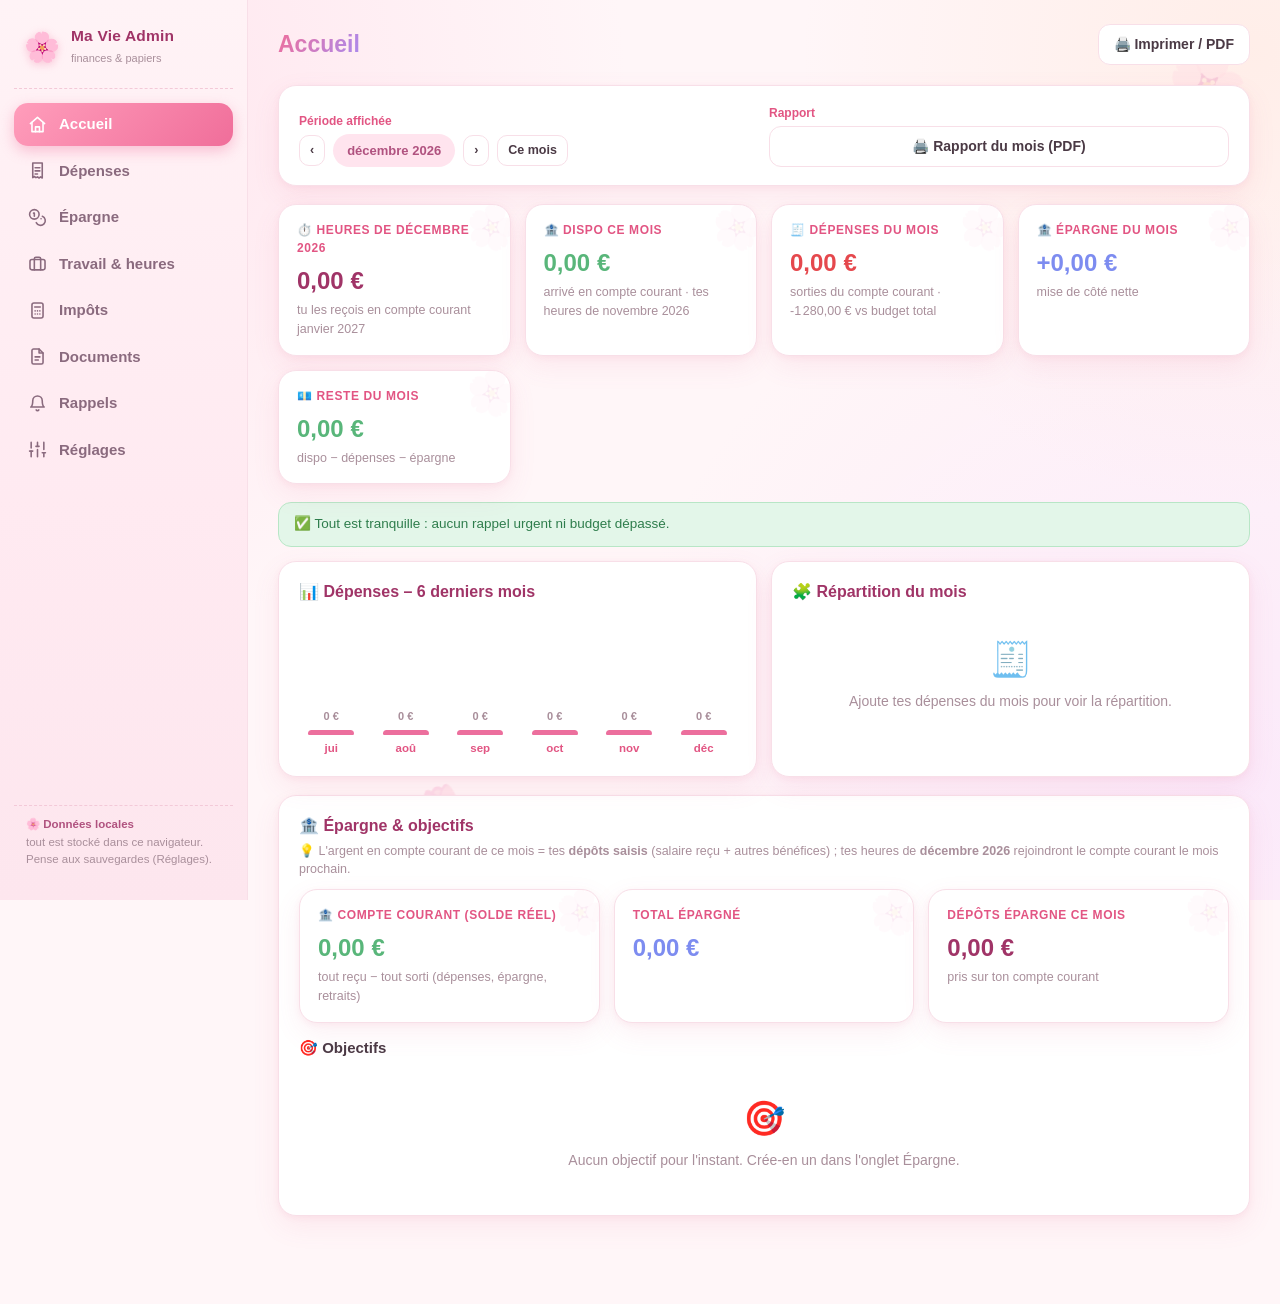
<file: apps/ma-vie-admin/index.html>
<!DOCTYPE html>
<html lang="fr">
<head>
<meta charset="UTF-8">
<meta name="viewport" content="width=device-width, initial-scale=1.0">
<title>Ma Vie Admin – Finances &amp; Papiers</title>
<link rel="icon" href="data:image/svg+xml,%3Csvg xmlns='http://www.w3.org/2000/svg' viewBox='0 0 100 100'%3E%3Ctext y='.9em' font-size='90'%3E%F0%9F%8C%B8%3C/text%3E%3C/svg%3E">
<style>
:root{
  --bg:#fff6f8; --card:#ffffff; --ink:#4b3a45; --head:#a03467; --mut:#a98f9b; --line:#f8dfe8;
  --acc:#f2789f; --acc-dark:#e25583; --acc-soft:#ffe4ee; --acc-deep:#d94f84;
  --lav:#a78bfa; --lav-soft:#efeaff;
  --red:#e5484d; --red-soft:#ffe3e5; --orange:#ee7a45; --orange-soft:#ffeadf;
  --yellow:#d89a1f; --yellow-soft:#fdf3d2; --green:#59b67a; --green-soft:#e3f6e9;
  --blue:#7d8cf0; --blue-soft:#eaeaff;
  --shadow:0 2px 6px rgba(226,85,131,.07),0 10px 28px rgba(226,85,131,.09);
  --radius:18px;
}
*{box-sizing:border-box; margin:0; padding:0}
html,body{height:100%}
body{
  font-family:-apple-system,BlinkMacSystemFont,"Segoe UI",Roboto,"Helvetica Neue",Arial,sans-serif;
  font-size:15px; line-height:1.5; color:var(--ink);
  background:
    radial-gradient(circle at 6% 10%, rgba(255,190,215,.30), transparent 38%),
    radial-gradient(circle at 95% 88%, rgba(240,195,255,.26), transparent 42%),
    radial-gradient(circle at 98% 6%, rgba(255,205,170,.20), transparent 30%),
    var(--bg);
  background-attachment:fixed;
}
::-webkit-scrollbar{width:10px; height:10px}
::-webkit-scrollbar-thumb{background:#f3c2d4; border-radius:99px; border:2px solid var(--bg)}
::-webkit-scrollbar-track{background:transparent}

.layout{display:flex; min-height:100vh}

/* ---------- Fleurs décoratives ---------- */
.deco-flower{position:fixed; z-index:0; pointer-events:none; user-select:none; opacity:.15; animation:flotter 9s ease-in-out infinite}
.deco-flower.f1{top:4%; right:2.5%; font-size:66px; transform:rotate(14deg)}
.deco-flower.f2{bottom:5%; left:32%; font-size:54px; transform:rotate(-12deg); animation-delay:2s}
.deco-flower.f3{bottom:16%; right:4%; font-size:46px; opacity:.10; animation-delay:4s}
.deco-flower.f4{top:38%; left:1%; font-size:40px; opacity:.10; animation-delay:6s}
@keyframes flotter{0%,100%{transform:translateY(0) rotate(0)}50%{transform:translateY(-9px) rotate(5deg)}}

/* ---------- Sidebar ---------- */
.sidebar{
  width:248px; flex-shrink:0; z-index:3;
  background:linear-gradient(180deg,#fff3f6 0%,#ffeaf1 55%,#fde6ee 100%);
  border-right:1px solid var(--line); color:#7d5871;
  display:flex; flex-direction:column; padding:22px 14px; position:sticky; top:0; height:100vh;
}
.logo{display:flex; align-items:center; gap:11px; padding:4px 10px 18px; border-bottom:1px dashed #f3c9d8; margin-bottom:14px}
.logo .ic{font-size:29px; filter:drop-shadow(0 2px 4px rgba(240,110,154,.35))}
.logo b{color:var(--head); font-size:15.5px; font-weight:800; display:block; line-height:1.2; letter-spacing:.2px}
.logo small{color:var(--mut); font-size:11px}
.nav{display:flex; flex-direction:column; gap:3px; flex:1}
.nav button{
  display:flex; align-items:center; gap:11px; width:100%; text-align:left; cursor:pointer;
  background:transparent; border:0; color:#8a6a7e; font:inherit; font-weight:600;
  padding:10.5px 12px; border-radius:14px; transition:all .16s;
}
.nav button:hover{background:#ffe3ec; color:var(--acc-dark); transform:translateX(2px)}
.nav button.active{
  background:linear-gradient(135deg,#ff9dbb,#f06e9a); color:#fff;
  box-shadow:0 5px 14px rgba(240,110,154,.38);
}
.nav .ic{width:22px; text-align:center; display:inline-flex; justify-content:center}
.nav .ic svg{width:19px; height:19px}
.nav .badge{
  margin-left:auto; background:var(--red); color:#fff; font-size:11px; font-weight:800;
  border-radius:99px; padding:1px 7px; min-width:20px; text-align:center;
}
.side-foot{padding:10px 12px; font-size:11.5px; color:var(--mut); border-top:1px dashed #f3c9d8; margin-top:14px}
.side-foot b{color:#b0527f}

/* ---------- Main ---------- */
main{flex:1; min-width:0; padding:24px 30px 70px; position:relative; z-index:1}
.topbar{display:flex; align-items:center; gap:12px; margin-bottom:20px}
.topbar h1{
  font-size:23px; font-weight:800;
  background:linear-gradient(120deg,#f06e9a,#a88bf0);
  -webkit-background-clip:text; background-clip:text; color:transparent;
}
.topbar .sub{color:var(--mut); font-size:13.5px}
.spacer{flex:1}

.cards{display:grid; grid-template-columns:repeat(auto-fit,minmax(215px,1fr)); gap:14px; margin-bottom:18px}
.card{
  background:var(--card); border:1px solid var(--line); border-radius:var(--radius);
  padding:16px 18px; box-shadow:var(--shadow); position:relative; overflow:hidden;
}
.card::after{
  content:"🌸"; position:absolute; right:-8px; top:-10px; font-size:42px; opacity:.08;
  transform:rotate(14deg); pointer-events:none;
}
.card .k{color:var(--acc-dark); font-size:12px; font-weight:700; text-transform:uppercase; letter-spacing:.6px; display:flex; align-items:center; gap:7px}
.card .k svg,.card .k .em{font-size:14px}
.card .v{font-size:24px; font-weight:800; margin-top:6px; color:var(--head)}
.card .s{font-size:12.5px; color:var(--mut); margin-top:2px}
.card.good .v{color:var(--green)} .card.bad .v{color:var(--red)} .card.info .v{color:var(--blue)}

.panel{
  background:var(--card); border:1px solid var(--line); border-radius:var(--radius);
  padding:18px 20px; box-shadow:var(--shadow); margin-bottom:18px;
}
.panel h2{font-size:16px; font-weight:800; margin-bottom:4px; display:flex; align-items:center; gap:8px; flex-wrap:wrap; color:var(--head)}
.panel h2 .gh{font-weight:600; font-size:13px; color:var(--mut); margin-left:auto}
.panel .p-sub{color:var(--mut); font-size:13px; margin-bottom:14px}

/* ---------- Forms ---------- */
.grid-form{display:grid; grid-template-columns:repeat(auto-fit,minmax(160px,1fr)); gap:10px; align-items:end}
.field label{display:block; font-size:12px; font-weight:700; color:var(--acc-dark); margin-bottom:4px}
.field input,.field select,.field textarea{
  width:100%; padding:9px 11px; border:1.5px solid var(--line); border-radius:12px; font:inherit;
  background:#fffafc; color:var(--ink); outline:none; transition:border .15s, box-shadow .15s, background .15s;
}
.field input:focus,.field select:focus,.field textarea:focus{border-color:var(--acc); box-shadow:0 0 0 3.5px var(--acc-soft); background:#fff}
.field textarea{resize:vertical; min-height:44px}
.field .hint{font-size:11.5px; color:var(--mut); margin-top:3px}
.grid-mois{display:grid; grid-template-columns:repeat(4,1fr); gap:8px; margin-top:12px}
.grid-mois .field{margin:0}
.grid-mois .field label{font-size:11px; font-weight:700; color:var(--mut); margin-bottom:2px}
.grid-mois .field input{padding:6px 8px; font-size:13px; text-align:right}

/* ---------- Buttons ---------- */
.btn{
  display:inline-flex; align-items:center; gap:6px; cursor:pointer; border:1px solid transparent;
  border-radius:12px; padding:9px 15px; font:inherit; font-weight:700; font-size:14px;
  background:linear-gradient(135deg,#ff9dbb,#f06e9a); color:#fff; white-space:nowrap;
  box-shadow:0 3px 10px rgba(240,110,154,.28); transition:all .14s;
}
.btn:hover{filter:brightness(1.06); transform:translateY(-1px)}
.btn.ghost{background:#fff; color:var(--ink); border-color:var(--line); box-shadow:none}
.btn.ghost:hover{background:var(--acc-soft); border-color:var(--acc-soft); color:var(--acc-dark)}
.btn.danger{background:#fff; color:var(--red); border-color:#fbc2c6; box-shadow:none}
.btn.danger:hover{background:var(--red-soft)}
.btn.small{padding:5px 10px; font-size:12.5px; border-radius:10px}
.btn.green{background:linear-gradient(135deg,#8fd9a8,#59b67a); box-shadow:0 3px 10px rgba(89,182,122,.25)}
.btn.gray{background:linear-gradient(135deg,#d9b8c6,#b98ba2); box-shadow:0 3px 10px rgba(185,139,162,.25)}
.btn.lav{background:linear-gradient(135deg,#c4b5fd,#a78bfa); box-shadow:0 3px 10px rgba(167,139,250,.25)}

/* ---------- Rows / lists ---------- */
.row{display:flex; align-items:center; gap:12px; padding:10px 4px; border-bottom:1px solid #fbeaef}
.row:last-child{border-bottom:0}
.row .ic{width:38px; height:38px; border-radius:12px; display:flex; align-items:center; justify-content:center; font-size:18px; flex-shrink:0}
.row .r-main{flex:1; min-width:0}
.row .r-t{font-weight:700; font-size:14.5px; display:flex; align-items:center; gap:8px; flex-wrap:wrap; color:var(--ink)}
.row .r-s{font-size:12.5px; color:var(--mut)}
.row .r-v{font-weight:800; font-size:15px; text-align:right; white-space:nowrap; color:var(--head)}
.row .r-v small{display:block; color:var(--mut); font-weight:600; font-size:11.5px}
.row.actions .btn{margin-left:0}
.actions-row{display:flex; gap:6px; align-items:center}

/* ---------- Badges ---------- */
.badge{display:inline-flex; align-items:center; gap:4px; font-size:11.5px; font-weight:700; padding:2px 9px; border-radius:99px; white-space:nowrap}
.badge.green{background:var(--green-soft); color:var(--green)}
.badge.red{background:var(--red-soft); color:var(--red)}
.badge.orange{background:var(--orange-soft); color:var(--orange)}
.badge.yellow{background:var(--yellow-soft); color:var(--yellow)}
.badge.blue{background:var(--blue-soft); color:var(--blue)}
.badge.gray{background:#f8ecf1; color:#b98ba2}

/* ---------- Progress / bars / charts ---------- */
.bar{height:9px; background:#f7d9e4; border-radius:99px; overflow:hidden}
.bar > div{height:100%; border-radius:99px; background:linear-gradient(90deg,#ff9dbb,#ec6f9d); transition:width .3s}
.chartV{display:flex; align-items:flex-end; gap:10px; height:150px; padding-top:10px}
.chartV .col{flex:1; display:flex; flex-direction:column; align-items:center; gap:5px; height:100%; justify-content:flex-end}
.chartV .col .val{font-size:11px; color:var(--mut); font-weight:700}
.chartV .col .stick{width:100%; max-width:46px; border-radius:8px 8px 3px 3px; min-height:3px; background:linear-gradient(180deg,#ff9dbb,#ec6f9d)}
.chartV .col .lbl{font-size:11.5px; color:var(--acc-dark); font-weight:600}
.chip{display:inline-block; font-size:11.5px; font-weight:700; color:#b0527f; background:var(--acc-soft); padding:2px 10px; border-radius:99px}

/* ---------- Séances par mois ---------- */
.ws-month{border:1px solid #f3d8e3; border-radius:13px; padding:10px 12px 4px; margin-bottom:10px; background:#fff}
.ws-month-head{display:flex; align-items:center; gap:10px; flex-wrap:wrap; font-size:13px}
.ws-month-lbl{font-weight:800; color:var(--acc-dark); font-size:14px; text-transform:uppercase; letter-spacing:.4px}
.ws-month-stats{flex:1; color:var(--mut); font-size:12px; min-width:120px}
.ws-month-net{font-weight:800; color:var(--green); white-space:nowrap}
.ws-bar{margin:6px 0 4px}
.ws-month .row{padding:8px 6px}

/* ---------- Tables ---------- */
table{width:100%; border-collapse:collapse; font-size:14px}
th{text-align:left; font-size:11px; text-transform:uppercase; letter-spacing:.6px; color:var(--acc-dark); padding:8px 10px; border-bottom:2px solid var(--line); background:#fff7fa}
td{padding:9px 10px; border-bottom:1px solid #fbeaef; vertical-align:top}
tr:last-child td{border-bottom:0}
td.num,th.num{text-align:right}
tfoot td{font-weight:800; color:var(--head); border-top:2px solid var(--line); border-bottom:0; background:#fffafc}

.alert-box{border-radius:13px; padding:11px 15px; font-size:13.5px; margin-bottom:14px; border:1px solid #f9c7a8; background:var(--orange-soft); color:#a34d1f}
.alert-box a{color:inherit; font-weight:700}
.alert-box.red{border-color:#f8b8bd; background:var(--red-soft); color:#a5353a}
.alert-box.blue{border-color:#c9c8f7; background:var(--blue-soft); color:#5a5fc0}
.alert-box.green{border-color:#b8e6c6; background:var(--green-soft); color:#2e7d4c}

.empty{text-align:center; color:var(--mut); padding:26px 10px; font-size:14px}
.empty .big{font-size:34px; display:block; margin-bottom:6px}

.seg{display:inline-flex; background:#fbe4ec; border-radius:12px; padding:3px; gap:3px}
.seg button{border:0; background:transparent; padding:6px 14px; border-radius:10px; cursor:pointer; font:inherit; font-weight:700; font-size:13px; color:#b0527f}
.seg button.active{background:#fff; color:var(--acc-dark); box-shadow:0 2px 6px rgba(226,85,131,.18)}

.grid2{display:grid; grid-template-columns:1fr 1fr; gap:14px}
.job-card{border:1.5px solid var(--line); border-radius:16px; padding:14px 16px; background:#fffdfe; cursor:pointer; transition:all .16s}
.job-card:hover{border-color:var(--acc); box-shadow:var(--shadow); transform:translateY(-2px)}
.job-card .jc-top{display:flex; align-items:center; gap:10px}
.job-card .jc-top .ic{width:38px; height:38px; border-radius:12px; display:flex; align-items:center; justify-content:center; font-size:18px}
.job-card h3{font-size:15px; color:var(--head)}
.job-card .jc-stats{display:flex; gap:14px; margin-top:8px; font-size:13px; color:var(--mut)}
.job-card .jc-stats b{color:var(--ink); font-size:14.5px}

.doc{border:1.5px solid var(--line); border-radius:16px; padding:13px 15px; background:#fffdfe; display:flex; gap:12px; align-items:flex-start}
.doc.expired{border-color:#f6a7ad; background:#fff9fa}
.doc .d-main{flex:1; min-width:0}
.doc .d-t{font-weight:800; font-size:14.5px; color:var(--ink)}
.doc .d-s{font-size:12.5px; color:var(--mut); margin-top:1px}
.doc .d-dates{font-size:12.5px; color:#6d5161; margin-top:5px; display:flex; gap:14px; flex-wrap:wrap}

.progress-label{display:flex; justify-content:space-between; font-size:12.5px; font-weight:700; color:var(--mut); margin-bottom:5px}

.toast{
  position:fixed; bottom:24px; left:50%; transform:translateX(-50%) translateY(20px); opacity:0;
  background:linear-gradient(135deg,#7c5a6e,#5d3f50); color:#fff; padding:12px 20px; border-radius:14px;
  font-size:14px; font-weight:600; box-shadow:0 12px 34px rgba(93,63,80,.4); transition:all .25s; z-index:99; pointer-events:none;
  border:1px solid rgba(255,255,255,.14);
}
.toast.show{opacity:1; transform:translateX(-50%) translateY(0)}

.kbd{background:#fff0f5; border:1px solid var(--line); border-radius:8px; padding:1px 7px; font-size:12px; font-weight:700; color:var(--acc-dark)}

.grid-3{display:grid; grid-template-columns:repeat(auto-fit,minmax(150px,1fr)); gap:10px}
.grid-3 .card{margin:0}

/* ---------- Print ---------- */
@media print{
  .sidebar,.topbar,.no-print,.deco-flower{display:none !important}
  main{padding:0}
  .page{display:block !important}
  body{background:#fff; background-image:none}
  .card,.panel{box-shadow:none; border:1px solid #e5c4d2; break-inside:avoid}
  .topbar h1{color:#a03467; -webkit-text-fill-color:#a03467}
}
@media (max-width:960px){
  .sidebar{width:74px; padding:16px 8px}
  .logo b,.logo small,.nav button span:not(.ic),.side-foot{display:none}
  .nav button{justify-content:center}
  .nav .badge{display:none}
  main{padding:16px}
  .grid2{grid-template-columns:1fr}
}
</style>
</head>
<body>
<span class="deco-flower f1">🌸</span>
<span class="deco-flower f2">🌷</span>
<span class="deco-flower f3">🪻</span>
<span class="deco-flower f4">🌼</span>
<div class="layout">

  <!-- ==================== SIDEBAR ==================== -->
  <aside class="sidebar no-print">
    <div class="logo">
      <span class="ic">🌸</span>
      <span><b>Ma Vie Admin</b><small>finances &amp; papiers</small></span>
    </div>
        <nav class="nav" id="nav">
      <button data-page="accueil"   onclick="App.go('accueil')"><span class="ic"><svg viewBox="0 0 24 24" fill="none" stroke="currentColor" stroke-width="2" stroke-linecap="round" stroke-linejoin="round"><path d="M3 10.8 12 3l9 7.8"/><path d="M5 9.6V21h14V9.6"/><path d="M9.5 21v-6h5v6"/></svg></span><span>Accueil</span></button>
      <button data-page="depenses"  onclick="App.go('depenses')"><span class="ic"><svg viewBox="0 0 24 24" fill="none" stroke="currentColor" stroke-width="2" stroke-linecap="round" stroke-linejoin="round"><path d="M6 2.5h12v19l-2-1.4-2 1.4-2-1.4L10 21l-2-1.4L6 21z"/><path d="M9 8.5h6M9 12.5h6M9 16.5h3"/></svg></span><span>Dépenses</span></button>
      <button data-page="epargne"   onclick="App.go('epargne')"><span class="ic"><svg viewBox="0 0 24 24" fill="none" stroke="currentColor" stroke-width="2" stroke-linecap="round" stroke-linejoin="round"><circle cx="8" cy="8" r="6"/><path d="M18.1 10.4a6 6 0 1 1-7.7 8.1"/><path d="M7 6.5h1v4"/><path d="M16.5 13.5h.01"/></svg></span><span>Épargne</span></button>
      <button data-page="travail"   onclick="App.go('travail')"><span class="ic"><svg viewBox="0 0 24 24" fill="none" stroke="currentColor" stroke-width="2" stroke-linecap="round" stroke-linejoin="round"><rect x="2.5" y="7" width="19" height="13" rx="2.5"/><path d="M16 20V6a2 2 0 0 0-2-2h-4a2 2 0 0 0-2 2v14"/></svg></span><span>Travail &amp; heures</span></button>
      <button data-page="impots"    onclick="App.go('impots')"><span class="ic"><svg viewBox="0 0 24 24" fill="none" stroke="currentColor" stroke-width="2" stroke-linecap="round" stroke-linejoin="round"><rect x="5" y="2.5" width="14" height="19" rx="2.5"/><path d="M8.5 7.5h7"/><path d="M9 12.5h.01M12 12.5h.01M15 12.5h.01M9 16.5h.01M12 16.5h.01M15 16.5h.01"/></svg></span><span>Impôts</span></button>
      <button data-page="documents" onclick="App.go('documents')"><span class="ic"><svg viewBox="0 0 24 24" fill="none" stroke="currentColor" stroke-width="2" stroke-linecap="round" stroke-linejoin="round"><path d="M14 2.5H7a2 2 0 0 0-2 2v15a2 2 0 0 0 2 2h10a2 2 0 0 0 2-2V7.5z"/><path d="M14 2.5V7.5h5"/><path d="M9 12.5h6M9 16.5h4"/></svg></span><span>Documents</span></button>
      <button data-page="rappels"   onclick="App.go('rappels')"><span class="ic"><svg viewBox="0 0 24 24" fill="none" stroke="currentColor" stroke-width="2" stroke-linecap="round" stroke-linejoin="round"><path d="M18 8.5a6 6 0 0 0-12 0c0 6.5-2.5 8-2.5 8h17s-2.5-1.5-2.5-8"/><path d="M10.3 20a1.9 1.9 0 0 0 3.4 0"/></svg></span><span>Rappels</span><span class="badge" id="nav-badge" style="display:none">0</span></button>
      <button data-page="reglages"  onclick="App.go('reglages')"><span class="ic"><svg viewBox="0 0 24 24" fill="none" stroke="currentColor" stroke-width="2" stroke-linecap="round" stroke-linejoin="round"><path d="M4 21v-7M4 10V3M12 21v-9M12 8V3M20 21v-5M20 12V3"/><path d="M2 14h4M10 8h4M18 16h4"/></svg></span><span>Réglages</span></button>
    </nav>
    <div class="side-foot"><b>🌸 Données locales</b><br>tout est stocké dans ce navigateur. Pense aux sauvegardes (Réglages).</div>
  </aside>

  <!-- ==================== MAIN ==================== -->
  <main>
    <header class="topbar no-print">
      <div><h1 id="page-title">Accueil</h1><div class="sub" id="page-sub"></div></div>
      <span class="spacer"></span>
      <button class="btn ghost" onclick="window.print()">🖨️ Imprimer / PDF</button>
    </header>

    <!-- ============ ACCUEIL ============ -->
    <section id="page-accueil" class="page">
      <div class="panel no-print">
        <div class="grid-form">
          <div class="field"><label>Période affichée</label>
            <div style="display:flex; gap:8px; align-items:center">
              <button class="btn ghost small" onclick="App.navMonth(-1)">‹</button>
              <div class="chip" id="acc-month-label" style="font-size:13px; padding:7px 14px">…</div>
              <button class="btn ghost small" onclick="App.navMonth(1)">›</button>
              <button class="btn ghost small" onclick="App.navMonth(0)">Ce mois</button>
            </div>
          </div>
          <div class="field"><label>Rapport</label>
            <button class="btn ghost" onclick="window.print()" style="width:100%; justify-content:center">🖨️ Rapport du mois (PDF)</button>
          </div>
        </div>
      </div>
      <div id="dash-cards" class="cards"></div>
      <div id="dash-alertes"></div>
      <div class="grid2">
        <div class="panel"><h2>📊 Dépenses – 6 derniers mois</h2><div id="dash-chart6"></div></div>
        <div class="panel"><h2>🧩 Répartition du mois</h2><div id="dash-repart"></div></div>
      </div>
      <div class="panel"><h2>🏦 Épargne &amp; objectifs</h2><div id="dash-epargne"></div></div>
    </section>

    <!-- ============ DEPENSES ============ -->
    <section id="page-depenses" class="page">
      <div class="row" style="border:0; padding:0 0 8px; gap:8px">
        <button class="btn ghost small" onclick="App.navMonth(-1)">‹ Mois préc.</button>
        <div class="chip" id="exp-month-label">…</div>
        <button class="btn ghost small" onclick="App.navMonth(1)">Mois suiv. ›</button>
        <button class="btn ghost small" onclick="App.navMonth(0)">Ce mois</button>
      </div>
      <div class="panel">
        <h2>➕ Ajouter une dépense</h2>
        <form class="grid-form" onsubmit="return App.addExpense(event)">
          <div class="field"><label>Date</label><input type="date" id="exp-date"></div>
          <div class="field"><label>Catégorie</label><select id="exp-cat"></select></div>
          <div class="field"><label>Montant (€)</label><input type="text" id="exp-montant" inputmode="decimal" placeholder="42,50"></div>
          <div class="field"><label>Note (optionnel)</label><input type="text" id="exp-note" placeholder="Ex : courses Lidl"></div>
          <div class="field"><label>Type de sortie</label>
            <label style="display:flex; align-items:center; gap:8px; font-size:13px; font-weight:600; color:var(--ink); cursor:pointer">
              <input type="checkbox" id="exp-transfert"> 🏦💸 C'est un <b>transfert vers un autre compte</b> (pas le mien)
            </label>
            <div class="hint">L'argent sort bien de ton compte (solde et reste du mois), mais ce n'est <b>pas une dépense pour toi</b> : pas de budget, pas dans tes statistiques.</div>
          </div>
          <div class="field"><button class="btn" id="exp-btn" type="submit">Ajouter</button></div>
        </form>
      </div>
      <div id="exp-budget-alert"></div>
      <div class="grid2">
        <div class="panel"><h2>💸 Dépenses du mois <span class="gh" id="exp-total"></span></h2><div id="exp-summary"></div></div>
        <div class="panel"><h2>🎯 Budgets mensuels</h2><p class="p-sub">Modifie tes plafonds, ils sont enregistrés automatiquement.</p><div id="budgets-editor"></div></div>
      </div>
      <div class="panel">
        <h2>🔁 Charges récurrentes <span class="gh">reportées automatiquement chaque mois</span></h2>
        <form class="grid-form" onsubmit="return App.addRec(event)">
          <div class="field"><label>Nom</label><input type="text" id="rec-nom" placeholder="Ex : Loyer, Netflix, Téléphone…"></div>
          <div class="field"><label>Catégorie</label><select id="rec-cat"></select></div>
          <div class="field"><label>Montant (€)</label><input type="text" id="rec-montant" inputmode="decimal" placeholder="480"></div>
          <div class="field"><label>Jour du mois (1–31)</label><input type="number" id="rec-day" min="1" max="31" value="1"></div>
          <div class="field"><label>Début (optionnel)</label><input type="date" id="rec-start"></div>
          <div class="field"><button class="btn" id="rec-btn" type="submit">Ajouter la charge</button></div>
        </form>
        <div id="rec-list"></div>
      </div>
      <div class="panel"><h2>📜 Dépenses du mois</h2><div id="exp-list"></div></div>
      <div class="panel"><h2>🗓️ Historique complet</h2><div id="exp-all"></div></div>
    </section>

    <!-- ============ EPARGNE ============ -->
    <section id="page-epargne" class="page">
      <div id="ep-cards" class="cards"></div>
      <div id="ep-shift" class="panel no-print"></div>
      <div id="ep-depot" class="panel no-print"></div>
      <div class="panel">
        <h2>➕ Ajouter une opération (épargne ou compte courant)</h2>
        <form class="grid-form" onsubmit="return App.addOp(event)">
          <div class="field"><label>Type</label><select id="ep-type" onchange="App.epType(this.value)"><option value="depot">💰 Dépôt (je dépose)</option><option value="retrait">🏧 Retrait</option></select></div>
          <div class="field"><label>Où ?</label><select id="ep-account" onchange="App.epAccount(this.value)"><option value="epargne">💰 Épargne (objectif)</option><option value="courant">🏦 Compte courant (banque)</option></select>
            <div class="hint">Ton épargne suit un objectif 🎯 ; le compte courant est ton solde banque.</div>
          </div>
          <div class="field" id="ep-origine-field"><label>Cet argent vient d'où ?</label><select id="ep-origine">
              <option value="courant">🏦 Pris sur mon compte courant</option>
              <option value="externe">🎁 Déjà dans l'épargne (ajouté à part)</option>
            </select>
            <div class="hint">« Déjà dans l'épargne » = argent qui <b>n'a pas quitté ton compte courant</b> (il était déjà sur le livret) : il ne diminue pas ton solde bancaire.</div>
          </div>
          <div class="field"><label>Montant (€)</label><input type="text" id="ep-montant" inputmode="decimal" placeholder="100"></div>
          <div class="field" id="ep-goal-field"><label>Objectif (optionnel)</label><select id="ep-goal"></select>
            <div class="hint">Réservé à l'épargne.</div>
          </div>
          <div class="field"><label>Date</label><input type="date" id="ep-date"></div>
          <div class="field"><label>Note (optionnel)</label><input type="text" id="ep-note" placeholder="Ex : virement du 15"></div>
          <div class="field"><button class="btn" id="ep-btn" type="submit">Ajouter</button>
            <button class="btn ghost" id="ep-cancel" type="button" style="display:none" onclick="App.cancelEditOp()">Annuler</button>
            <div class="hint" id="ep-edit-hint" style="display:none">✏️ Tu modifies une opération déjà enregistrée — 💾 pour valider.</div>
          </div>
        </form>
      </div>
      <div class="panel">
        <h2>🎯 Objectifs d'épargne</h2>
        <form class="grid-form" style="margin-bottom:12px" onsubmit="return App.addGoal(event)">
          <div class="field"><label>Nom de l'objectif</label><input type="text" id="goal-nom" placeholder="Ex : fonds d'urgence, voyage, permis…"></div>
          <div class="field"><label>Montant cible (€)</label><input type="text" id="goal-cible" inputmode="decimal" placeholder="500"></div>
          <div class="field"><button class="btn green" type="submit">Créer l'objectif</button></div>
        </form>
        <div id="goal-list"></div>
      </div>
      <div class="panel"><h2>🧾 Historique des opérations</h2><div id="ep-list"></div></div>
    </section>

    <!-- ============ TRAVAIL ============ -->
    <section id="page-travail" class="page">
      <div class="panel">
        <h2>💼 Tes travaux <span class="gh">un taux horaire + tes heures = tes revenus</span></h2>
        <div class="grid-form">
          <div class="field"><label>Nom du travail</label><input type="text" id="job-nom" placeholder="Ex : Restaurant, Boulangerie…"></div>
          <div class="field"><label>Taux horaire brut (€/h)</label><input type="text" id="job-taux" inputmode="decimal" placeholder="11,65"></div>
          <div class="field"><label>Coefficient net (net ÷ brut)</label><input type="text" id="job-coef" inputmode="decimal" placeholder="0,80">
            <div class="hint">Par défaut 0,80. Si tu saisis ton taux <b>net</b>, mets 1.</div>
          </div>
          <div class="field"><label>Type de contrat (pour l'impôt)</label><select id="job-type">
            <option value="">— Choisis (optionnel) —</option>
            <option value="cdi">💼 CDI</option>
            <option value="cdd">📄 CDD</option>
            <option value="apprenti">🎓 Apprentissage</option>
            <option value="ursaff-vente">🛒 Auto-entrepreneur : vente (URSSAF)</option>
            <option value="ursaff-services">🛠️ Auto-entrepreneur : services (URSSAF)</option>
            <option value="ursaff-liberal">💼 Auto-entrepreneur : libéral (URSSAF)</option>
            <option value="autre">📦 Autre</option>
          </select>
            <div class="hint">Permet de déclarer le salaire de ce travail (Impôts → Revenus déclarés).</div>
          </div>
          <div class="field"><label>Date de début</label><input type="date" id="job-debut"></div>
          <div class="field"><button class="btn" type="submit" onclick="App.addJob(event)">Ajouter le travail</button></div>
        </div>
      </div>
      <div class="panel no-print">
        <div style="display:flex; align-items:center; gap:12px; flex-wrap:wrap">
          <div class="seg" id="work-seg">
            <button data-p="mois" onclick="App.setPeriod('mois')">Mois</button>
            <button data-p="annee" onclick="App.setPeriod('annee')">Année</button>
            <button data-p="tout" onclick="App.setPeriod('tout')">Tout</button>
          </div>
          <span id="work-period-label" class="chip"></span>
          <span style="flex:1"></span>
          <select id="job-switch" onchange="App.selectJob(this.value)" style="max-width:250px"></select>
          <button class="btn ghost small" onclick="App.navMonth(-1)">‹</button>
          <button class="btn ghost small" onclick="App.navMonth(1)">›</button>
        </div>
      </div>
      <div id="work-summary" class="cards"></div>
      <div id="work-jobs"></div>
      <div id="work-detail"></div>
      <div class="panel"><h2>📈 Statistiques des heures &amp; payes</h2><div id="work-sessions"></div></div>
      <div class="panel"><h2>📅 Heures &amp; paye par mois <span class="gh" id="work-year-label"></span></h2><div id="work-chart"></div></div>
    </section>

    <!-- ============ IMPOTS ============ -->
    <section id="page-impots" class="page">
      <div class="panel no-print">
        <div class="grid-form">
          <div class="field"><label>Année de revenus</label><input type="number" id="tax-annee" value="2026" onchange="App.setTaxYear(this.value)"></div>
          <div class="field"><label>Situation familiale</label><select id="tax-situation" onchange="App.setSituation(this.value)">
            <option value="celib">🌸 Célibataire</option>
            <option value="celib1">🌱 Célibataire + 1 enfant</option>
            <option value="couple">💕 Couple (marié / PACS)</option>
            <option value="couple1">💕 Couple + 1 enfant</option>
            <option value="couple2">💕 Couple + 2 enfants</option>
            <option value="couple3">💕 Couple + 3 enfants</option>
          </select></div>
          <div class="field"><label>Parts de quotient familial</label><input type="number" id="tax-parts" value="1" min="1" step="0.5" onchange="App.setParts(this.value)">
            <div class="hint">1 = célibataire sans enfant</div>
          </div>
          <div class="field"><label>Abattement 10 % (salariés)</label><select id="tax-abat" onchange="App.setAbat(this.value)"><option value="1">Activé (recommandé)</option><option value="0">Désactivé</option></select></div>
          <div class="field"><label>Crédits d'impôt (€, total année)</label><input type="text" id="tax-credits" inputmode="decimal" placeholder="0" onchange="App.setCredits(this.value)">
            <div class="hint">Ex : emploi à domicile, dons…</div>
          </div>
        </div>
      </div>
      <div class="panel no-print">
        <h2>💰 Revenus déclarés (salaire net par mois, par travail)</h2>
        <p class="p-sub">Choisis un <b>travail</b> (avec son type de contrat CDI / CDD / apprenti / URSSAF) puis entre le <b>net reçu pour chaque mois</b>. Son impôt est <b>calculé à part</b> de tes heures de travail (deux revenus différents, jamais additionnés). Laisse vide (ou 0) pour un mois sans paye.</p>
        <form class="no-print" onsubmit="return App.addIncome(event)">
          <div class="grid-form">
            <div class="field"><label>💼 Quel travail ?</label><select id="inc-job"></select><div class="hint" id="inc-job-hint"></div></div>
            <div class="field"><label>Montant identique (€)</label>
              <div style="display:flex; gap:6px; align-items:center">
                <input type="text" id="inc-fill" inputmode="decimal" placeholder="Ex : 1250,75" style="flex:1">
                <button type="button" class="btn ghost small" onclick="App.fillIncomeMonths()">🪄 Tout</button>
              </div>
              <div class="hint">Remplit les 12 mois, puis corrige les mois différents.</div>
            </div>
            <div class="field"><button class="btn" type="submit">➕ Ajouter pour l'année</button></div>
          </div>
          <div class="grid-mois">
            <div class="field"><label>Janv.</label><input type="text" id="inc-m-01" inputmode="decimal" placeholder="0"></div>
            <div class="field"><label>Févr.</label><input type="text" id="inc-m-02" inputmode="decimal" placeholder="0"></div>
            <div class="field"><label>Mars</label><input type="text" id="inc-m-03" inputmode="decimal" placeholder="0"></div>
            <div class="field"><label>Avr.</label><input type="text" id="inc-m-04" inputmode="decimal" placeholder="0"></div>
            <div class="field"><label>Mai</label><input type="text" id="inc-m-05" inputmode="decimal" placeholder="0"></div>
            <div class="field"><label>Juin</label><input type="text" id="inc-m-06" inputmode="decimal" placeholder="0"></div>
            <div class="field"><label>Juil.</label><input type="text" id="inc-m-07" inputmode="decimal" placeholder="0"></div>
            <div class="field"><label>Août</label><input type="text" id="inc-m-08" inputmode="decimal" placeholder="0"></div>
            <div class="field"><label>Sept.</label><input type="text" id="inc-m-09" inputmode="decimal" placeholder="0"></div>
            <div class="field"><label>Oct.</label><input type="text" id="inc-m-10" inputmode="decimal" placeholder="0"></div>
            <div class="field"><label>Nov.</label><input type="text" id="inc-m-11" inputmode="decimal" placeholder="0"></div>
            <div class="field"><label>Déc.</label><input type="text" id="inc-m-12" inputmode="decimal" placeholder="0"></div>
          </div>
        </form>
        <div id="inc-list" style="margin-top:12px"></div>
      </div>
      <div id="tax-summary"></div>
      <div id="tax-info"></div>
      <div class="panel"><h2>📋 Détail par travail</h2><div id="tax-table"></div></div>
      <div class="panel"><h2>⏱️ Heures de travail : net par mois (année <span id="tax-year-lbl"></span>)</h2><div id="tax-chart"></div></div>
      <div class="panel"><h2>💰 Salaire déclaré : net par mois (année <span id="tax-year-lbl2"></span>)</h2><div id="tax-chart-inc"></div></div>
    </section>

    <!-- ============ DOCUMENTS ============ -->
    <section id="page-documents" class="page">
      <div id="doc-banner"></div>
      <div class="panel">
        <h2>➕ Ajouter un document à surveiller</h2>
        <form class="grid-form" onsubmit="return App.addDoc(event)">
          <div class="field"><label>Type</label><select id="doc-type" onchange="App.docTypeChange(this.value)"></select>
            <div class="hint" id="doc-type-hint">📄 Ex : titre de séjour, passeport, carte bancaire, CMU, <b>titre de transport</b>…</div>
          </div>
          <div class="field"><label>Nom / libellé</label><input type="text" id="doc-nom" placeholder="Ex : Titre de séjour – renouvellement"></div>
          <div class="field"><label>Numéro (optionnel)</label><input type="text" id="doc-numero" placeholder="…"></div>
          <div class="field"><label>Organisme</label><input type="text" id="doc-organisme" placeholder="Ex : Préfecture, CAF…"></div>
          <div class="field"><label id="doc-delivrance-label" for="doc-delivrance">Date de délivrance</label><input type="date" id="doc-delivrance"></div>
          <div class="field"><label id="doc-expiration-label" for="doc-expiration">Date d'expiration</label><input type="date" id="doc-expiration"></div>
          <div class="field"><label>Rappel avant expiration</label><select id="doc-rappel">
            <option value="7">7 jours</option><option value="30" selected>30 jours</option>
            <option value="90">90 jours</option><option value="180">6 mois</option>
            <option value="365">1 an</option>
          </select></div>
          <div class="field"><label>État de la demande</label><select id="doc-statut" onchange="App.docStatutChange(this.value)">
            <option value="valide">Valide (document obtenu)</option>
            <option value="demande">Demande en cours (dossier déposé)</option>
            <option value="en-cours">En cours de renouvellement</option>
            <option value="refusee">Refusée</option>
          </select>
            <div class="hint" id="doc-statut-hint">Choisis « Demande en cours » si tu l'as demandé mais que tu ne l'as pas encore.</div>
          </div>
          <div class="field"><label>Notes (optionnel)</label><input type="text" id="doc-notes" placeholder="Ex : RDV préfecture le…"></div>
          <div class="field"><button class="btn" type="submit">Ajouter</button></div>
        </form>
      </div>
      <div class="panel"><h2>📄 Mes documents</h2><div id="doc-list"></div></div>
    </section>

    <!-- ============ RAPPELS ============ -->
    <section id="page-rappels" class="page">
      <div class="panel">
        <h2>➕ Rappel personnalisé</h2>
        <form class="grid-form" onsubmit="return App.addRap(event)">
          <div class="field"><label>Titre</label><input type="text" id="rap-titre" placeholder="Ex : Renouveler l'assurance"></div>
          <div class="field"><label>Date</label><input type="date" id="rap-date"></div>
          <div class="field"><label>Répétition</label><select id="rap-repeat"><option value="aucun">Aucune</option><option value="annuel">Annuelle</option><option value="trimestre">Trimestrielle</option></select></div>
          <div class="field"><label>Notes (optionnel)</label><input type="text" id="rap-notes" placeholder="Détail utile…"></div>
          <div class="field"><button class="btn" type="submit" style="background:#f59e0b">Ajouter le rappel</button></div>
        </form>
        <p class="p-sub" style="margin:10px 0 0"><button class="btn ghost small" onclick="App.addSuggested()">⚡ Ajouter les rappels suggérés (impôts, CAF, assurance…)</button></p>
      </div>
      <div id="rap-list"></div>
    </section>

    <!-- ============ REGLAGES ============ -->
    <section id="page-reglages" class="page">
      <div class="panel">
        <h2>👤 Profil</h2>
        <div class="grid-form">
          <div class="field"><label>Ton prénom (optionnel)</label><input type="text" id="set-nom" placeholder="Comment t'appeler ?"></div>
          <div class="field"><label>Coefficient net par défaut (net ÷ brut)</label><input type="text" id="set-coef" placeholder="0,80"></div>
          <div class="field"><button class="btn" onclick="App.applySettings()">Enregistrer</button></div>
        </div>
      </div>
      <div class="panel">
        <h2>🗂️ Sauvegarde &amp; données</h2>
        <p class="p-sub">Sauvegarde régulièrement : cela protège tes données si tu effaces le cache du navigateur, et te permet de passer tes données sur un autre ordinateur.</p>
        <div style="display:flex; gap:10px; flex-wrap:wrap">
          <button class="btn" onclick="App.exportData()">⬇️ Exporter (JSON)</button>
          <button class="btn gray" onclick="App.exportExpensesCSV()">🧾 Dépenses (CSV)</button>
          <button class="btn gray" onclick="App.exportWorkCSV()">💼 Heures (CSV)</button>
          <button class="btn lav" onclick="App.exportICS()">📅 Calendrier (.ics)</button>
          <button class="btn ghost" onclick="document.getElementById('import-file').click()">⬆️ Importer (JSON)</button>
          <input type="file" id="import-file" accept="application/json,.json" style="display:none" onchange="App.importData(event)">
          <button class="btn ghost small" onclick="App.loadSample()">✨ Données d'exemple</button>
          <button class="btn danger" onclick="App.resetData()">🗑️ Tout effacer</button>
        </div>
        <div id="storage-info" style="margin-top:12px; font-size:13px; color:var(--mut)"></div>
      </div>
      <div class="alert-box blue">ℹ️ <b>Confidentialité :</b> toutes tes données restent dans ce navigateur (localStorage). Aucun serveur, aucune connexion internet requise. L'appli calcule des <b>estimations</b> (impôts notamment) : elles t'aident à anticiper mais ne remplacent pas la déclaration officielle.</div>
    </section>
  </main>
</div>

<div class="toast" id="toast"></div>

<script>
"use strict";
/* ============================================================
   Ma Vie Admin – appli 100% locale (aucun serveur)
   ============================================================ */

const BAREME = [
  { upTo: 11497,  rate: 0.00 },
  { upTo: 29315,  rate: 0.11 },
  { upTo: 83823,  rate: 0.30 },
  { upTo: 180294, rate: 0.41 },
  { upTo: Infinity, rate: 0.45 }
];

const CATS = [
  { id:"nourriture",   label:"Nourriture",       ic:"🍎", c:"#16a34a" },
  { id:"maison",       label:"Maison",           ic:"🏠", c:"#2563eb" },
  { id:"transport",    label:"Transport",        ic:"🚌", c:"#7c3aed" },
  { id:"sante",        label:"Santé",            ic:"💊", c:"#dc2626" },
  { id:"loisirs",      label:"Loisirs / Plaisir",ic:"🎉", c:"#f59e0b" },
  { id:"abonnements",  label:"Abonnements",      ic:"📱", c:"#0891b2" },
  { id:"vetements",    label:"Vêtements",        ic:"👕", c:"#db2777" },
  { id:"autre",        label:"Autre",            ic:"📦", c:"#64748b" }
];
const catById = id => CATS.find(c => c.id === id) || CATS[CATS.length-1];

const DOC_TYPES = [
  { id:"titre-sejour", label:"Titre de séjour",           ic:"🪪" },
  { id:"passeport",    label:"Passeport",                 ic:"🛂" },
  { id:"titre-voyage", label:"Titre de voyage (demande)", ic:"🎫" },
  { id:"titre-transport", label:"Titre de transport (aide)", ic:"🚌" },
  { id:"cb",           label:"Carte bancaire",            ic:"💳" },
  { id:"carte-vitale", label:"Carte Vitale / CMU / C2S",  ic:"🩺" },
  { id:"caf",          label:"CAF / Allocations",         ic:"👨‍👩‍👧" },
  { id:"impots",       label:"Impôts",                    ic:"🧾" },
  { id:"assurance",    label:"Assurance",                 ic:"🛡️" },
  { id:"permis",       label:"Permis de conduire",        ic:"🚗" },
  { id:"demande",      label:"Demande / dossier en cours", ic:"📂" }
];
const dtById = id => DOC_TYPES.find(t => t.id === id) || DOC_TYPES[DOC_TYPES.length-1];

const MOIS = ["janvier","février","mars","avril","mai","juin","juillet","août","septembre","octobre","novembre","décembre"];
const MOIS_SHORT = ["Janv.","Févr.","Mars","Avr.","Mai","Juin","Juil.","Août","Sept.","Oct.","Nov.","Déc."];

/* ---------- utilitaires ---------- */
const $ = id => document.getElementById(id);
let editingGoal = null; /* objectif en cours d'édition (nom / montant cible) */
const uid = () => Date.now().toString(36) + Math.random().toString(36).slice(2,8);
const todayStr = () => new Date().toISOString().slice(0,10);
const ymOf = s => (s||"").slice(0,7);
const yyOf = s => (s||"").slice(0,4);
const mkNow = () => ymOf(todayStr());
const mkAdd = (mk, delta) => {
  const [y,m] = mk.split("-").map(Number);
  const d = new Date(y, m-1+delta, 1);
  return d.getFullYear() + "-" + String(d.getMonth()+1).padStart(2,"0");
};
const mkLabel = mk => { const [y,m] = mk.split("-").map(Number); return MOIS[m-1] + " " + y; };
const num = v => { if (v === "" || v === null || v === undefined) return 0; const n = parseFloat(String(v).replace(",", ".")); return isNaN(n) ? 0 : n; };
const fmt = n => n.toLocaleString("fr-FR", { style:"currency", currency:"EUR" });
const fmt0 = n => Math.round(n).toLocaleString("fr-FR") + " €";
const fmtH = min => { const h = min/60; return (Math.round(h*100)/100).toLocaleString("fr-FR", {maximumFractionDigits:2}) + " h"; };
const daysUntil = dateStr => { if(!dateStr) return null; return Math.floor((new Date(dateStr+"T23:59:59") - Date.now())/86400000); };
const esc = s => String(s ?? "").replace(/&/g,"&amp;").replace(/</g,"&lt;").replace(/>/g,"&gt;").replace(/"/g,"&quot;");

const App = {};

/* ---------- état ---------- */
function defaults(){
  const mk = mkNow();
  return {
    settings: { nom:"", coefNet:0.80, abattement:true, parts:1, situation:"celib", creditsImpots:0, pauseAuto:true },
    ui: { page:"accueil", month:mk, workPeriod:"mois", jobId:null, editingExp:null, editingSession:null, editingRec:null, editingOp:null },
    budgets: { nourriture:250, maison:600, transport:80, sante:40, loisirs:120, abonnements:40, vetements:50, autre:100 },
    expenses: [], ops: [], goals: [], jobs: [], sessions: [], docs: [], rappels: [], recurring: [], incomes: []
  };
}
let D = null;
const load = () => {
  try {
    const raw = localStorage.getItem("mavie_finances_v1");
    const parsed = raw ? JSON.parse(raw) : null;
    D = Object.assign(defaults(), parsed || {});
    D.settings = Object.assign(defaults().settings, D.settings || {});
    D.ui = Object.assign(defaults().ui, D.ui || {});
    /* migration : anciens revenus déclarés {net,mois} → un montant par mois de l'année */
    (D.incomes || []).forEach(i => {
      if (i.months) return;
      const m = {};
      const cnt = Math.min(12, Math.max(1, i.mois || 12));
      for (let k = 1; k <= cnt; k++) m[String(k).padStart(2, "0")] = i.net || 0;
      i.months = m;
    });
  } catch(e){ D = defaults(); }
};
const save = () => { localStorage.setItem("mavie_finances_v1", JSON.stringify(D)); };

let toastTimer = null;
function toast(msg){
  const t = $("toast"); t.textContent = msg; t.classList.add("show");
  clearTimeout(toastTimer); toastTimer = setTimeout(() => t.classList.remove("show"), 2200);
}

/* ---------- navigation ---------- */
const PAGE_TITLES = {
  accueil:"Accueil", depenses:"Dépenses", epargne:"Épargne", travail:"Travail & heures",
  impots:"Impôts", documents:"Documents", rappels:"Rappels", reglages:"Réglages"
};
App.go = page => {
  D.ui.page = page; save();
  document.querySelectorAll(".page").forEach(s => s.style.display = "none");
  const sec = $("page-"+page); if (sec) sec.style.display = "block";
  document.querySelectorAll(".nav button").forEach(b => b.classList.toggle("active", b.dataset.page === page));
  $("page-title").textContent = PAGE_TITLES[page] || "Accueil";
  const sub = $("page-sub");
  if (page === "tableau" || page === "accueil") sub.textContent = "";
  render();
};

App.navMonth = delta => { D.ui.month = delta === 0 ? mkNow() : mkAdd(D.ui.month, delta); save(); render(); };
App.setPeriod = p => { D.ui.workPeriod = p; save(); render(); };

/* ============================================================
   RENDU
   ============================================================ */
function render(){
  renderBadge();
  switch(D.ui.page){
    case "accueil": renderAccueil(); break;
    case "depenses": renderDepenses(); break;
    case "epargne": renderEpargne(); break;
    case "travail": renderTravail(); break;
    case "impots": renderImpots(); break;
    case "documents": renderDocuments(); break;
    case "rappels": renderRappels(); break;
    case "reglages": renderReglages(); break;
  }
}

function renderBadge(){
  const urgent = docAlerts().filter(x => x.level === "red").length + rappelsDue().length;
  const b = $("nav-badge");
  if (urgent > 0){ b.style.display = "inline-flex"; b.textContent = urgent > 99 ? "99+" : urgent; }
  else b.style.display = "none";
}

/* ---------- agrégats ---------- */
function daysInMonth(mk){ const [y,m] = mk.split("-").map(Number); return new Date(y, m, 0).getDate(); }
function recurringForMonth(mk){
  const dim = daysInMonth(mk);
  const mkStart = mk + "-01", mkEnd = mk + "-" + dim;
  return (D.recurring || []).filter(r =>
    r.active !== false &&
    (!r.start || r.start <= mkEnd) &&
    (!r.end || r.end >= mkStart)
  ).map(r => ({
    id: r.id, recurring: true, cat: r.cat, amount: r.amount, name: r.name, day: r.day || 1,
    date: mk + "-" + String(Math.min(r.day || 1, dim)).padStart(2, "0")
  }));
}
function monthExpenses(mk){
  return D.expenses.filter(e => ymOf(e.date) === mk).concat(recurringForMonth(mk));
}
/* Un transfert vers un AUTRE compte (pas le mien) : l'argent sort bien de ma banque,
   mais ce n'est PAS une dépense pour moi (pas de budget, pas de graphique, pas dans mes dépenses). */
const estTransfert = e => !!e.transfere;
function monthDepenses(mk){ return monthExpenses(mk).filter(e => !estTransfert(e)); }
function monthTransferts(mk){ return monthExpenses(mk).filter(estTransfert); }
function monthTotalExp(mk){ return monthExpenses(mk).reduce((s,e) => s + e.amount, 0); }
function monthRevNet(mk){
  return D.sessions.filter(s => ymOf(s.date) === mk).reduce((s,x) => s + sessionNet(x), 0);
}
function monthRevBrut(mk){
  return D.sessions.filter(s => ymOf(s.date) === mk).reduce((s,x) => s + sessionBrut(x), 0);
}
/* Une opération d'épargne peut venir de 2 sources :
   - "pris sur le compte courant" (par défaut) : cet argent SORT du compte courant → réduit son solde
   - "ajouté directement" (déjà sur le livret, argent séparé) : ne touche PAS au solde du compte courant */
const ajoutDirect = o => (o.account || "epargne") === "epargne" && o.type === "depot" && o.from === "externe";
function monthSaving(mk){
  /* épargne du mois réellement financée par le compte courant (les ajouts directs sont exclus) */
  return D.ops.filter(o => (o.account || "epargne") === "epargne" && ymOf(o.date) === mk)
    .reduce((s,o) => s + (o.type === "depot" ? (o.from === "externe" ? 0 : o.amount) : -o.amount), 0);
}
/* Ce qui est RÉELLEMENT arrivé en compte courant ce mois = tes dépôts saisis
   (salaire reçu + autres bénéfices). Si aucun dépôt saisi, reconstitution par tes heures du mois dernier. */
function dispoMois(mk){
  const dep = D.ops.filter(o => (o.account || "epargne") === "courant" && o.type === "depot" && ymOf(o.date) === mk).reduce((s,o)=>s+o.amount,0);
  if (dep > 0) return { valeur: dep, manuel: true };
  return { valeur: monthRevNet(mkAdd(mk, -1)), manuel: false };
}

/* Solde du compte courant = ce que tu as VRAIMENT sur ton compte, depuis le début :
   tout ce qui est ARRIVÉ (tes dépôts en compte courant ; sinon tes heures payées jusqu'à maintenant)
   − tout ce qui est SORTI (dépenses + épargne virée + retraits). */
function soldeCompteCourant(){
  const ac = o => o.account || "epargne";
  const somme = (f, typ, ext) => D.ops.filter(o => ac(o) === f && o.type === typ
      && (ext ? o.from === "externe" : o.from !== "externe")).reduce((s,o)=>s+o.amount,0);
  const depC = somme("courant","depot"), retC = somme("courant","retrait");
  const depE = somme("epargne","depot");           /* mis de côté en sortant du compte courant */
  const depEDirect = somme("epargne","depot", true); /* déjà sur le livret : n'est pas sorti du compte courant */
  const retE = somme("epargne","retrait");
  const recu = depC > 0 ? depC : D.sessions.filter(s => ymOf(s.date) < mkNow()).reduce((s,x)=>s+sessionNet(x),0);
  /* les transferts vers un autre compte sortent bien de la banque, mais ce ne sont pas des dépenses */
  const depenses = D.expenses.filter(e => !estTransfert(e)).reduce((s,e)=>s+e.amount,0);
  const transferts = D.expenses.filter(estTransfert).reduce((s,e)=>s+e.amount,0);
  const epargne = depE - retE;
  return { recu, depenses, transferts, epargne, epargneDirecte: depEDirect, retraits: retC,
           solde: recu - retC - epargne - depenses - transferts };
}
/* Le taux horaire peut CHANGER dans le temps (ex : passage à 51 % du SMIC le 01/09/2026).
   job.rate = taux actuel · job.rateHist = [{ from:"2026-09", rate:6.28 }, …] trié du plus ancien au plus récent. */
function rateAt(j, mk){
  if (!j) return 0;
  const hist = [...(j.rateHist || [])].sort((a,b) => String(a.from).localeCompare(String(b.from)));
  if (!hist.length) return j.rate || 0;
  let r = null;
  for (const h of hist) if (!h.from || String(h.from) <= mk) r = h.rate;
  return r == null ? hist[0].rate : r;
}
function rateAffecte(j, mk){  /* le taux a-t-il changé avant ce mois ? */
  const hist = [...(j.rateHist || [])].sort((a,b) => String(a.from).localeCompare(String(b.from)));
  const i = hist.findIndex(h => String(h.from) === mk);
  return i > 0;
}
/* taux en cours + taux précédent (pour les affichages) */
function tauxInfos(j){
  const hist = [...(j.rateHist || [])].sort((a,b) => String(a.from).localeCompare(String(b.from)));
  const applies = hist.filter(h => String(h.from) <= mkNow());
  const cur = applies.length ? applies[applies.length - 1] : null;
  const prev = cur ? (hist[hist.indexOf(cur) - 1] || null) : null;
  return { cur, prev, actuel: cur ? cur.rate : (j.rate || 0), depuis: cur ? cur.from : null };
}
function sessionBrut(s){ const j = jobById(s.jobId); if(!j) return 0; return s.minutes/60 * rateAt(j, ymOf(s.date)) * (s.mult || 1); }
function sessionNet(s){ const j = jobById(s.jobId); if(!j) return 0; return sessionBrut(s) * (j.coef ?? D.settings.coefNet); }
/* Règle de pause : 11h→18h (7 h) ⇒ 30 min · 11h→21h (10 h) ⇒ 1 h · moins de 7 h ⇒ rien */
function autoPauseMinutes(diff){
  if (diff >= 600) return 60;
  if (diff >= 420) return 30;
  return 0;
}
function jobById(id){ return D.jobs.find(j => j.id === id); }
function isJobLocked(j){ return !!j.end; }
function sessionsOfJob(id){ return D.sessions.filter(s => s.jobId === id); }

function daysSince(s){
  if (!s) return null;
  const t = new Date(s + "T00:00:00").getTime();
  if (isNaN(t)) return null;
  return Math.max(0, Math.round((Date.now() - t) / 86400000));
}
function docAlerts(){
  const out = [];
  D.docs.forEach(d => {
    const statut = d.statut;
    const days = daysUntil(d.expiration);
    const pending = statut === "demande" || statut === "en-cours";
    if (days === null){
      /* pas d'échéance : on suit l'avancement de la demande */
      if (statut === "refusee") out.push({ doc:d, days:null, level:"red", text:"Refusée — à relancer ou refaire" });
      else if (pending) out.push({ doc:d, days:null, level:"orange", text:`En attente depuis ${daysSince(d.delivrance) ?? "?"} j` });
      else out.push({ doc:d, days:null, level:"ok", text:"Enregistré (sans échéance)" });
      return;
    }
    let level = "ok", text = "";
    if (days < 0){ level = "red"; text = `Expiré depuis ${Math.abs(days)} j`; }
    else if (days <= 7){ level = "red"; text = `Expire dans ${days} j !`; }
    else if (days <= (d.alertDays || 30)){ level = "orange"; text = `Expire dans ${days} j`; }
    else { level = "ok"; text = `Valide (${days} j restants)`; }
    out.push({ doc:d, days, level, text });
  });
  return out.sort((a,b) => (a.days ?? 1e9) - (b.days ?? 1e9));
}
function rappelsDue(){
  const now = new Date().toISOString().slice(0,10);
  return D.rappels.filter(r => (r.date || "") < now || (r.date || "") === now);
}

function chartV(items, unit){
  if (!items.length) return '<div class="empty"><span class="big">📊</span>Aucune donnée pour cette période.</div>';
  const max = Math.max(...items.map(i => i.value));
  return `<div class="chartV">` + items.map(i => `
    <div class="col">
      <div class="val">${unit === "eur" ? fmt0(i.value) : i.value}</div>
      <div class="stick" style="height:${max ? Math.max(4, i.value/max*100) : 4}%; background:${i.color || "var(--acc)"}"></div>
      <div class="lbl">${i.label}</div>
    </div>`).join("") + `</div>`;
}

/* ---------- ACCUEIL ---------- */
function renderAccueil(){
  const mk = D.ui.month;
  $("acc-month-label").textContent = mkLabel(mk);
  const rev = monthRevNet(mk), ep = monthSaving(mk);
  const depensesMois = monthDepenses(mk).reduce((s,e)=>s+e.amount,0);   /* vraies dépenses */
  const transfertsMois = monthTransferts(mk).reduce((s,e)=>s+e.amount,0); /* vers un autre compte */
  const sortiMois = depensesMois + transfertsMois;
  const d = dispoMois(mk);                     /* argent réellement arrivé ce mois = tes dépôts en compte courant */
  const dispo = d.valeur;
  const reste = dispo - sortiMois - ep;
  const budgetTotal = D.budgets ? Object.values(D.budgets).reduce((a,b)=>a+b,0) : 0;
  $("dash-cards").innerHTML = `
    <div class="card"><div class="k">⏱️ Heures de ${mkLabel(mk)}</div><div class="v">${fmt(rev)}</div><div class="s">tu les reçois en compte courant ${mkLabel(mkAdd(mk,1))}</div></div>
    <div class="card good"><div class="k">🏦 Dispo ce mois</div><div class="v">${fmt(dispo)}</div><div class="s">${d.manuel ? "l'argent réellement reçu ce mois · tes dépôts en compte courant (salaire + bénéfices)" : "arrivé en compte courant · tes heures de " + mkLabel(mkAdd(mk,-1))}</div></div>
    <div class="card bad"><div class="k">🧾 Dépenses du mois</div><div class="v">${fmt(depensesMois)}</div><div class="s">sorties du compte courant · ${fmt(depensesMois - budgetTotal)} vs budget total${transfertsMois ? ` · + ${fmt(transfertsMois)} 🏦💸 transférés ailleurs` : ""}</div></div>
    <div class="card info"><div class="k">🏦 Épargne du mois</div><div class="v">${ep >= 0 ? "+" : ""}${fmt(ep)}</div><div class="s">mise de côté nette</div></div>
    <div class="card ${reste >= 0 ? "good" : "bad"}"><div class="k">💶 Reste du mois</div><div class="v">${fmt(reste)}</div><div class="s">dispo − dépenses${transfertsMois ? " − transferts" : ""} − épargne</div></div>`;

  /* alertes */
  const alerts = [];
  docAlerts().filter(a => a.level !== "ok").slice(0,3).forEach(a => {
    alerts.push(`<div class="alert-box ${a.level === "red" ? "red" : ""}">⚠️ <b>${esc(a.doc.name)}</b> : ${a.text}. <a href="#" onclick="App.go('documents'); return false">Voir</a></div>`);
  });
  const over = Object.entries(D.budgets || {}).filter(([cat, limit]) => limit > 0 && monthDepenses(mk).filter(e => e.cat === cat).reduce((s,e)=>s+e.amount,0) > limit);
  over.slice(0,3).forEach(([cat]) => {
    const c = catById(cat);
    alerts.push(`<div class="alert-box">📈 Budget <b>${c.label}</b> dépassé ce mois. <a href="#" onclick="App.go('depenses'); return false">Voir</a></div>`);
  });
  const rd = rappelsDue();
  rd.slice(0,3).forEach(r => alerts.push(`<div class="alert-box">⏰ Rappel : <b>${esc(r.titre)}</b> (${r.date}). <a href="#" onclick="App.go('rappels'); return false">Voir</a></div>`));
  $("dash-alertes").innerHTML = alerts.length ? alerts.join("") : `<div class="alert-box green">✅ Tout est tranquille : aucun rappel urgent ni budget dépassé.</div>`;

  /* 6 derniers mois */
  const six = [];
  for (let i = 5; i >= 0; i--){
    const k = mkAdd(mk, -i);
    six.push({ label: MOIS[Number(k.split("-")[1])-1].slice(0,3), value: monthDepenses(k).reduce((s,e)=>s+e.amount,0), color: "#ec6f9d" });
  }
  $("dash-chart6").innerHTML = chartV(six, "eur");

  /* répartition du mois (vraies dépenses : les transferts vers un autre compte sont à part) */
  const exps = monthDepenses(mk);
  const total = exps.reduce((s,e) => s+e.amount, 0);
  if (!exps.length){
    $("dash-repart").innerHTML = '<div class="empty"><span class="big">🧾</span>Ajoute tes dépenses du mois pour voir la répartition.</div>';
  } else {
    const byCat = {};
    exps.forEach(e => byCat[e.cat] = (byCat[e.cat] || 0) + e.amount);
    const rows = Object.entries(byCat).sort((a,b) => b[1]-a[1]);
    $("dash-repart").innerHTML = rows.map(([cat, v]) => {
      const c = catById(cat);
      return `<div style="margin-bottom:10px">
        <div class="progress-label"><span>${c.ic} ${c.label}</span><span>${fmt(v)} · ${Math.round(v/total*100)} %</span></div>
        <div class="bar"><div style="width:${v/total*100}%; background:${c.c}"></div></div>
      </div>`;
    }).join("");
  }

  /* épargne */
  const acFn = o => o.account || "epargne";
  const soldeCC = soldeCompteCourant();
  const totalEpargne = D.ops.filter(o => acFn(o)==="epargne").reduce((s,o) => s + (o.type === "depot" ? o.amount : -o.amount), 0);
  let goalsHtml = "<div class='empty'><span class='big'>🎯</span>Aucun objectif pour l'instant. Crée-en un dans l'onglet Épargne.</div>";
  if (D.goals.length){
    goalsHtml = D.goals.map(g => {
      const cur = D.ops.filter(o => o.goalId === g.id).reduce((s,o) => s + (o.type==="depot" ? o.amount : -o.amount), 0);
      const pct = g.target > 0 ? Math.min(100, Math.round(cur/g.target*100)) : 0;
      return `<div style="margin-bottom:10px">
        <div class="progress-label"><span>${esc(g.name)}</span><span>${fmt(cur)} / ${fmt(g.target)} (${pct} %)</span></div>
        <div class="bar"><div style="width:${pct}%"></div></div>
      </div>`;
    }).join("");
  }
  $("dash-epargne").innerHTML = `
    <div style="font-size:12.5px;color:var(--mut);margin-bottom:10px">💡 L'argent en compte courant de ce mois = tes <b>dépôts saisis</b> (salaire reçu + autres bénéfices) ; tes heures de <b>${mkLabel(mk)}</b> rejoindront le compte courant le mois prochain.</div>
    <div class="cards" style="margin-bottom:14px">
      <div class="card good"><div class="k">🏦 Compte courant (solde réel)</div><div class="v">${fmt(soldeCC.solde)}</div><div class="s">tout reçu − tout sorti (dépenses, épargne, retraits)</div></div>
      <div class="card info"><div class="k">Total épargné</div><div class="v">${fmt(totalEpargne)}</div></div>
      <div class="card"><div class="k">Dépôts épargne ce mois</div><div class="v">${fmt(D.ops.filter(o => acFn(o)==="epargne" && o.type==="depot" && ymOf(o.date)===mk).reduce((s,o)=>s+o.amount,0))}</div><div class="s">${(() => { const dir = D.ops.filter(o => acFn(o)==="epargne" && o.type==="depot" && o.from==="externe" && ymOf(o.date)===mk).reduce((s,o)=>s+o.amount,0); return dir ? "dont " + fmt(dir) + " 🎁 déjà sur le livret" : "pris sur ton compte courant"; })()}</div></div>
    </div>
    <div style="font-weight:800; margin-bottom:8px">🎯 Objectifs</div>${goalsHtml}`;
}

/* ---------- DEPENSES ---------- */
function renderDepenses(){
  const mk = D.ui.month;
  $("exp-month-label").textContent = mkLabel(mk);
  $("exp-date").value = todayStr();
  const sel = $("exp-cat");
  sel.innerHTML = CATS.map(c => `<option value="${c.id}">${c.ic} ${c.label}</option>`).join("");
  const selR = $("rec-cat");
  if (selR) selR.innerHTML = CATS.map(c => `<option value="${c.id}">${c.ic} ${c.label}</option>`).join("");
  if (D.ui.editingRec){ const btn = $("rec-btn"); if (btn) btn.textContent = "💾 Enregistrer"; }
  const totalDep = monthDepenses(mk).reduce((s,e)=>s+e.amount,0);
  const totalTransf = monthTransferts(mk).reduce((s,e)=>s+e.amount,0);
  $("exp-total").textContent = "Total : " + fmt(totalDep) + (totalTransf ? " · transferts ailleurs : " + fmt(totalTransf) : "");

  /* budget alert (les transferts ne comptent pas dans les budgets) */
  const over = Object.entries(D.budgets || {}).filter(([cat, limit]) => limit > 0 && monthDepenses(mk).filter(e => e.cat === cat).reduce((s,e)=>s+e.amount,0) > limit);
  $("exp-budget-alert").innerHTML = over.length
    ? `<div class="alert-box">📈 Budget dépassé : ${over.map(([cat]) => catById(cat).label).join(", ")}</div>`
    : "";

  /* summary by cat — barres = part réelle du total du mois (jamais gonflées à 100 %) */
  const byCat = {};
  monthDepenses(mk).forEach(e => byCat[e.cat] = (byCat[e.cat] || 0) + e.amount);
  if (!Object.keys(byCat).length){
    $("exp-summary").innerHTML = '<div class="empty"><span class="big">💸</span>Aucune dépense ce mois-ci.</div>';
  } else {
    $("exp-summary").innerHTML = Object.entries(byCat).sort((a,b) => b[1]-a[1]).map(([cat, v]) => {
      const c = catById(cat);
      const budget = (D.budgets || {})[cat] || 0;
      const overB = budget > 0 && v > budget;
      const part = Math.round(v/totalDep*100);   /* % du total des dépenses du mois (la barre suit cette valeur) */
      return `<div style="margin-bottom:10px">
        <div class="progress-label">
          <span>${c.ic} ${c.label} ${budget > 0 ? `<span class="badge ${overB ? "red" : "gray"}">budget ${fmt0(budget)}</span>` : ""}</span>
          <span>${fmt(v)} · ${part} % du mois${budget > 0 ? ` · ${Math.round(v/budget*100)} % du budget` : ""}</span>
        </div>
        <div class="bar"><div style="width:${part}%; background:${c.c}"></div></div>
      </div>`;
    }).join("");
  }

  /* budgets editor */
  $("budgets-editor").innerHTML = CATS.map(c => `
    <div style="display:flex; align-items:center; gap:10px; margin-bottom:8px">
      <span style="width:160px">${c.ic} ${c.label} (€)</span>
      <input type="text" value="${(D.budgets||{})[c.id] || 0}" data-cat="${c.id}" onchange="App.setBudget(this)" style="width:90px; padding:6px 8px; border:1px solid var(--line); border-radius:8px; font:inherit; text-align:right">
    </div>`).join("") +
    `<div style="margin-top:8px; font-size:12.5px; color:var(--mut)">Astuce : 0 = pas de limite pour cette catégorie.</div>`;

  /* charges récurrentes */
  renderRecList();

  /* list du mois */
  const rows = monthExpenses(mk).sort((a,b) => b.date.localeCompare(a.date));
  $("exp-list").innerHTML = rows.length ? rows.map(e => {
    const c = catById(e.cat);
    return `<div class="row actions">
      <div class="ic" style="background:${c.c}1a">${e.transfere ? "🏦" : c.ic}</div>
      <div class="r-main"><div class="r-t">${e.transfere ? "Transfert vers un autre compte" : c.label} ${estTransfert(e) ? '<span class="badge blue">🏦💸 pas une dépense pour moi</span>' : ""}${e.recurring ? '<span class="badge" style="background:var(--acc-soft);color:var(--acc-dark)">🔁 récurrent</span>' : ""}${e.note ? ` · <span style="color:var(--mut); font-weight:500">${esc(e.note)}</span>` : ""}</div>
        <div class="r-s">${e.date}${e.recurring ? " · " + esc(e.name) : ""}${estTransfert(e) ? " · compte qui n'est pas le tien" : ""}</div></div>
      <div class="r-v">${fmt(e.amount)}</div>
      <div class="actions-row no-print">
        ${e.recurring
          ? `<button class="btn ghost small" onclick="App.editRec('${e.id}')">✏️</button><button class="btn danger small" onclick="App.delRec('${e.id}')">🗑️</button>`
          : `<button class="btn ghost small" onclick="App.editExp('${e.id}')">✏️</button><button class="btn danger small" onclick="App.delExp('${e.id}')">🗑️</button>`}
      </div>
    </div>`;
  }).join("") : '<div class="empty"><span class="big">📭</span>Rien ce mois-ci. Ajoute ta première dépense !</div>';

  /* historique complet (dépenses manuelles + charges récurrentes) */
  const all = [...D.expenses].sort((a,b) => b.date.localeCompare(a.date));
  const byMk = {};
  all.forEach(e => { const k = ymOf(e.date); (byMk[k] = byMk[k] || []).push(e); });
  for (let i = 23; i >= 0; i--){ const k = mkAdd(mkNow(), -i); byMk[k] = byMk[k] || []; }
  const monthKeys = Object.keys(byMk).sort().reverse();
  if (!monthKeys.length){
    $("exp-all").innerHTML = '<div class="empty"><span class="big">🗓️</span>Aucune dépense enregistrée.</div>';
    return;
  }
  $("exp-all").innerHTML = monthKeys.map(k => {
    const list = [...byMk[k], ...recurringForMonth(k)].sort((a,b) => a.date.localeCompare(b.date));
    const tot = list.reduce((s,e) => s+e.amount, 0);
    if (!list.length) return "";
    const nRec = list.filter(e => e.recurring).length;
    return `
      <div style="margin-bottom:16px">
        <div style="display:flex; justify-content:space-between; align-items:center">
          <b>${mkLabel(k)}</b><span class="chip">${list.length} dépense(s)${nRec ? " · " + nRec + " 🔁" : ""} · ${fmt(tot)}</span>
        </div>
        <table><tbody>
        ${list.slice(0,40).map(e => {
          const c = catById(e.cat);
          const label = (estTransfert(e) ? "🏦💸 Transfert" : c.ic + " " + c.label) + (e.recurring ? " 🔁" : "");
          const detail = e.recurring ? " – " + esc(e.name) : (e.note ? " – " + esc(e.note) : "");
          return `<tr><td>${e.date}</td><td>${label}${detail}</td><td class="num">${fmt(e.amount)}</td></tr>`;
        }).join("")}
        </tbody></table>
      </div>`;
  }).join("");
}

function renderRecList(){
  const wrap = $("rec-list"); if (!wrap) return;
  wrap.innerHTML = (D.recurring || []).length ? (D.recurring || []).map(r => {
    const c = catById(r.cat);
    const active = r.active !== false;
    return `<div class="row actions">
      <div class="ic" style="background:${active ? "var(--acc-soft)" : "#f4edf1"}">🔁</div>
      <div class="r-main"><div class="r-t">${esc(r.name)} <span class="chip">${c.ic} ${c.label}</span>
        ${active ? '<span class="badge green">active</span>' : '<span class="badge gray">en pause</span>'}</div>
        <div class="r-s">Prélevée le ${r.day || 1}${r.start ? " · depuis le " + r.start : ""}${r.end ? " · jusqu'au " + r.end : ""}</div></div>
      <div class="r-v">${fmt(r.amount)}<small>/mois</small></div>
      <div class="actions-row no-print">
        <label style="display:flex; align-items:center; gap:5px; font-size:12px; color:var(--mut); cursor:pointer"><input type="checkbox" ${active ? "checked" : ""} onchange="App.toggleRec('${r.id}', this.checked)"> active</label>
        <button class="btn ghost small" onclick="App.editRec('${r.id}')">✏️</button>
        <button class="btn danger small" onclick="App.delRec('${r.id}')">🗑️</button>
      </div>
    </div>`;
  }).join("") : "<div class='empty'><span class='big'>🔁</span>Ajoute tes charges fixes (loyer, abonnement…) : elles apparaîtront automatiquement dans tes dépenses chaque mois.</div>";
}

/* ---------- EPARGNE ---------- */
function renderEpargne(){
  const mk = D.ui.month;
  const ac = o => o.account || "epargne";
  const s = soldeCompteCourant();
  const totalEpar = D.ops.filter(o => ac(o)==="epargne").reduce((s,o) => s + (o.type==="depot" ? o.amount : -o.amount), 0);
  /* reçu du mois (net) : déposé en compte courant − épargne virée (l'épargne sort du compte courant) */
  const depotsCourantM = D.ops.filter(o => ac(o)==="courant" && o.type==="depot" && ymOf(o.date)===mk).reduce((s,o)=>s+o.amount,0);
  const depotsEparM = D.ops.filter(o => ac(o)==="epargne" && o.type==="depot" && o.from !== "externe" && ymOf(o.date)===mk).reduce((s,o)=>s+o.amount,0);
  const depotsMois = depotsCourantM - depotsEparM;
  $("ep-cards").innerHTML = `
    <div class="card good"><div class="k">🏦 Solde compte courant</div><div class="v">${fmt(s.solde)}</div><div class="s">reçu ${fmt(s.recu)} − dépenses ${fmt(s.depenses)}${s.transferts ? " − transferts " + fmt(s.transferts) : ""} − épargne virée ${fmt(s.epargne)}${s.retraits ? " − retraits " + fmt(s.retraits) : ""} · tout reçu − tout sorti, depuis le début${s.epargneDirecte ? ` · 🎁 ${fmt(s.epargneDirecte)} déjà sur le livret (non décomptés)` : ""}</div></div>
    <div class="card info"><div class="k">💰 Total épargné</div><div class="v">${fmt(totalEpar)}</div><div class="s">dépôts − retraits (épargne)</div></div>
    <div class="card"><div class="k">📥 Dépôts ce mois (net)</div><div class="v">+${fmt(depotsMois)}</div><div class="s">compte courant − épargne virée</div></div>
    <div class="card"><div class="k">🎯 Objectifs en cours</div><div class="v">${D.goals.length}</div><div class="s">${D.goals.length ? D.goals.map(g=>esc(g.name)).join(" · ") : "crée ton premier objectif"}</div></div>`;

  /* 💡 Décalage d'un mois : le compte courant de ce mois = les heures du mois dernier ;
     les heures de ce mois = l'argent qui arrivera le mois prochain. */
  const prevKey = mkAdd(mk, -1), nextKey = mkAdd(mk, 1);
  const netOf = k => D.sessions.filter(s => ymOf(s.date) === k).reduce((s,x)=>s+sessionNet(x),0);
  const dp = dispoMois(mk);
  const shift = $("ep-shift");
  if (shift){
    shift.innerHTML = `
      <h2>💡 D'où vient l'argent de ce mois ?</h2>
      <div style="display:grid;grid-template-columns:repeat(auto-fit,minmax(220px,1fr));gap:10px">
        <div class="card good"><div class="k">🏦 Dispo ce mois</div><div class="v">${fmt(dp.valeur)}</div><div class="s">${dp.manuel ? "l'argent réellement reçu ce mois-ci : tes dépôts en compte courant (salaire + autres bénéfices)" : "ce sont tes heures de <b>" + mkLabel(prevKey) + "</b>, arrivées en compte courant ce mois-ci"}</div></div>
        <div class="card"><div class="k">⏱️ Heures de ${mkLabel(mk)}</div><div class="v">${fmt(netOf(mk))}</div><div class="s">ce que tu gagnes ce mois-ci → à ajouter aux dépôts du mois prochain (<b>${mkLabel(nextKey)}</b>)</div></div>
      </div>
      <div class="hint" style="margin-top:10px">✍️ L'argent du compte courant = tes <b>dépôts saisis</b> (salaire reçu + bénéfices) au formulaire ci-dessous : c'est ce que tu as vraiment reçu. Tes heures de ce mois seront, elles, reçues le mois prochain.</div>`;
  }

  /* 🧾 De quoi est fait ton dépôt ? salaire (heures du mois précédent) + bénéfices (aides, primes…) */
  const depot = $("ep-depot");
  if (depot){
    const rows = [];
    for (let i = 0; i < 3; i++){
      const k = mkAdd(mk, -i);
      const recu = D.ops.filter(o => (o.account || "epargne") === "courant" && o.type === "depot" && ymOf(o.date) === k).reduce((s,o)=>s+o.amount,0);
      const salaire = monthRevNet(mkAdd(k, -1));   /* décalage d'un mois : les heures du mois précédent */
      if (recu > 0 || salaire > 0) rows.push({ k, recu, salaire, bonus: recu - salaire });
    }
    const totMin = D.sessions.reduce((s,x)=>s+(x.minutes||0),0);
    const totNet = D.sessions.reduce((s,x)=>s+sessionNet(x),0);
    const taux = totMin ? totNet / (totMin/60) : 0;
    depot.innerHTML = `
      <h2>🧾 De quoi est fait ton dépôt ?</h2>
      <div style="font-size:12.5px;color:var(--mut);margin-bottom:10px">Ton dépôt en <b>compte courant</b> = ton <b>salaire</b> (tes heures du mois précédent) + tes <b>bénéfices</b> en plus (aide au transport, primes…). La différence 🎁 te montre tout ce que tu as gagné en plus de tes heures.</div>
      <table>
        <thead><tr><th>Mois</th><th class="num">💶 Dépôt reçu</th><th class="num">🕐 dont salaire</th><th class="num">🎁 Bénéfices +</th></tr></thead>
        <tbody>${rows.length ? rows.map(r => `<tr>
          <td>${mkLabel(r.k)}</td>
          <td class="num">${fmt(r.recu)}</td>
          <td class="num">${fmt(r.salaire)}</td>
          <td class="num" style="color:${Math.abs(r.bonus) < 0.005 ? "var(--mut)" : r.bonus > 0 ? "var(--green)" : "var(--red)"}">${Math.abs(r.bonus) < 0.005 ? "—" : (r.bonus > 0 ? "+" : "−") + fmt(Math.abs(r.bonus))}</td>
        </tr>`).join("") : `<tr><td colspan="4">Saisis un dépôt en compte courant (formulaire ci-dessous) et tes heures (onglet Travail) : la différence = tes bénéfices en plus du salaire.</td></tr>`}</tbody>
      </table>
      <div class="hint" style="margin-top:10px">🕐 Ton salaire net moyen ≈ <b>${fmt(taux)}/h</b> · ${D.sessions.length} séance(s) de travail · le dépôt reçu = ce que tu as vraiment eu dans ton compte.</div>`;
  }

  $("ep-date").value = todayStr();
  const gsel = $("ep-goal");
  gsel.innerHTML = `<option value="">Pot général (pas d'objectif)</option>` + D.goals.map(g => `<option value="${g.id}">${esc(g.name)}</option>`).join("");

  /* goals (l'épargne seule est rattachée à un objectif) */
  $("goal-list").innerHTML = D.goals.length ? D.goals.map(g => {
    const cur = D.ops.filter(o => o.goalId === g.id).reduce((s,o) => s + (o.type==="depot" ? o.amount : -o.amount), 0);
    const pct = g.target > 0 ? Math.min(100, cur/g.target*100) : 0;
    if (editingGoal === g.id){
      /* mode édition : changer le nom et le montant cible directement (sans supprimer) */
      return `<div class="row actions">
      <div class="ic" style="background:var(--acc-soft)">✏️</div>
      <div class="r-main" style="display:grid;gap:6px">
        <input type="text" id="goal-edit-nom" value="${esc(g.name)}" placeholder="Nom de l'objectif">
        <input type="text" id="goal-edit-cible" value="${g.target}" placeholder="Montant cible (€)">
      </div>
      <div class="actions-row no-print">
        <button class="btn small" onclick="App.saveGoal('${g.id}')">💾</button>
        <button class="btn ghost small" onclick="App.cancelEditGoal()">Annuler</button>
      </div>
    </div>`;
    }
    return `<div class="row actions">
      <div class="ic" style="background:var(--acc-soft)">🎯</div>
      <div class="r-main">
        <div class="r-t">${esc(g.name)}</div>
        <div class="progress-label" style="margin:4px 0 4px"><span>${fmt(cur)} / ${fmt(g.target)}</span><span>${Math.round(pct)} %</span></div>
        <div class="bar"><div style="width:${pct}%"></div></div>
      </div>
      <div class="actions-row no-print">
        <button class="btn small" title="Modifier le nom ou le montant cible" onclick="App.editGoal('${g.id}')">✏️</button>
        <button class="btn danger small" onclick="App.delGoal('${g.id}')">🗑️</button>
      </div>
    </div>`;
  }).join("") : "<div class='empty'><span class='big'>🎯</span>Crée un objectif (fonds d'urgence, voyage, permis…) pour suivre ta progression.</div>";

  /* ops list */
  const ops = [...D.ops].sort((a,b) => b.date.localeCompare(a.date));
  $("ep-list").innerHTML = ops.length ? ops.map(o => {
    const g = o.goalId ? D.goals.find(x => x.id === o.goalId) : null;
    const pos = o.type === "depot";
    const badge = ac(o) === "courant" ? '<span class="badge blue">🏦 Compte courant</span>' : '<span class="badge green">💰 Épargne</span>';
    const direct = ac(o) === "epargne" && o.from === "externe" ? ' <span class="badge gray">🎁 déjà sur le livret (ne sort pas du compte courant)</span>' : "";
    return `<div class="row actions">
      <div class="ic" style="background:${pos ? "var(--green-soft)" : "var(--red-soft)"}">${pos ? "📥" : "📤"}</div>
      <div class="r-main"><div class="r-t">${pos ? "Dépôt" : "Retrait"} ${badge}${direct}${g ? " · " + esc(g.name) : ""}</div>
        <div class="r-s">${o.date}${o.note ? " · " + esc(o.note) : ""}</div></div>
      <div class="r-v" style="color:${pos ? "var(--green)" : "var(--red)"}">${pos ? "+" : "−"}${fmt(o.amount)}</div>
      <div class="actions-row no-print">
        <button class="btn ghost small" title="Modifier (montant, date, origine…)" onclick="App.editOp('${o.id}')">✏️</button>
        <button class="btn danger small" onclick="App.delOp('${o.id}')">🗑️</button>
      </div>
    </div>`;
  }).join("") : '<div class="empty"><span class="big">🏦</span>Ajoute tes dépôts : dans ton <b>épargne</b> (objectif 🎯) ou sur ton <b>compte courant</b> (banque 🏦).</div>';
}

/* ---------- TRAVAIL ---------- */
function renderTravail(){
  const p = D.ui.workPeriod;
  document.querySelectorAll("#work-seg button").forEach(b => b.classList.toggle("active", b.dataset.p === p));
  $("work-period-label").textContent =
    p === "mois" ? mkLabel(D.ui.month) :
    p === "annee" ? "Année " + yyOf(todayStr()) + " (toutes tes payes de l'année)" : "Toutes les périodes";
  $("work-year-label").textContent = "Année " + yyOf(todayStr());
  const sw = $("job-switch");
  if (sw){
    sw.innerHTML = `<option value="">— 🔄 Travail en cours : choisir —</option>` +
      D.jobs.map(j => `<option value="${j.id}" ${j.id === D.ui.jobId ? "selected" : ""}>${esc(j.name)}${j.type ? " (" + incomeType(j.type).ic + " " + incomeType(j.type).label + ")" : ""}</option>`).join("");
  }

  /* summary */
  const all = D.sessions.filter(sessionInPeriod);
  const hrs = all.reduce((s,x) => s + x.minutes, 0);
  const brut = all.reduce((s,x) => s + sessionBrut(x), 0);
  const net = all.reduce((s,x) => s + sessionNet(x), 0);
  $("work-summary").innerHTML = `
    <div class="card info"><div class="k">⏱️ Heures travaillées</div><div class="v">${fmtH(hrs)}</div><div class="s">${all.length} séance(s) de travail</div></div>
    <div class="card"><div class="k">💶 Paye brute</div><div class="v">${fmt(brut)}</div></div>
    <div class="card good"><div class="k">💰 Paye nette (est.)</div><div class="v">${fmt(net)}</div><div class="s">brut × coefficient (défaut 0,80)</div></div>
    <div class="card"><div class="k">💼 Travaux actifs</div><div class="v">${D.jobs.filter(j => !isJobLocked(j)).length}</div><div class="s">${D.jobs.length} au total</div></div>`;

  /* jobs */
  $("work-jobs").innerHTML = D.jobs.length ? D.jobs.map(j => {
    const ses = all.filter(s => s.jobId === j.id);
    const jhrs = ses.reduce((s,x) => s + x.minutes, 0);
    const jnet = ses.reduce((s,x) => s + sessionNet(x), 0);
    const locked = isJobLocked(j);
    return `<div class="job-card" onclick="App.selectJob('${j.id}')">
      <div class="jc-top">
        <span class="ic" style="background:${locked ? "#f1f5f9" : "var(--acc-soft)"}">${locked ? "🔒" : "💼"}</span>
        <div style="flex:1"><h3>${esc(j.name)}</h3>
          <div style="font-size:12.5px; color:var(--mut)">${fmt(tauxInfos(j).actuel)}/h brut · net ≈ ×${(j.coef ?? D.settings.coefNet).toLocaleString("fr-FR")}${tauxInfos(j).depuis ? ` · depuis ${mkLabel(tauxInfos(j).depuis)}` : ""}</div>
        </div>
        ${locked ? `<span class="badge gray">Terminé</span>` : `<span class="badge green">En cours</span>`}
        ${j.type ? `<span class="badge blue">${incomeType(j.type).ic} ${incomeType(j.type).label}</span>` : ""}
      </div>
      <div class="jc-stats"><span>⏱️ <b>${fmtH(jhrs)}</b></span><span>💰 <b>${fmt(jnet)}</b></span><span>📅 depuis ${j.start || "?"}</span></div>
    </div>`;
  }).join("") : '<div class="empty"><span class="big">💼</span>Aucun travail enregistré. Ajoute ton premier travail avec son taux horaire.</div>';

  renderWorkDetail();
  renderWorkSessions();
  renderWorkChart();
}

function sessionInPeriod(s){
  const p = D.ui.workPeriod;
  if (p === "mois") return ymOf(s.date) === D.ui.month;
  if (p === "annee") return yyOf(s.date) === yyOf(todayStr());
  return true;
}

App.selectJob = id => { D.ui.jobId = id; save(); renderTravail(); };
App.closeJobDetail = () => { D.ui.jobId = null; save(); renderTravail(); };

function renderWorkDetail(){
  const wrap = $("work-detail");
  const j = D.jobs.find(x => x.id === D.ui.jobId);
  if (!j){ wrap.innerHTML = ""; return; }
  const locked = isJobLocked(j);
  const ti = tauxInfos(j);
  const ses = D.sessions.filter(s => s.jobId === j.id).sort((a,b) => b.date.localeCompare(a.date));
  const hrs = ses.reduce((s,x) => s + x.minutes, 0);
  const net = ses.reduce((s,x) => s + sessionNet(x), 0);

  const addForm = locked ? `
    <div class="alert-box red no-print">🔒 <b>Ce travail est terminé (${j.end || "?"}).</b> Tu ne peux plus ajouter d'heures, mais tu peux consulter toutes les statistiques ci-dessous. Si tu as terminé par erreur : <button class="btn small" style="background:var(--acc)" onclick="App.reactiverJob('${j.id}')">Réactiver</button></div>`
    : `
    <div style="margin-top:16px; border-top:1px dashed var(--line); padding-top:12px">
      <b style="font-size:13.5px; color:var(--head)">💶 Taux horaire (il peut changer dans le temps)</b>
      <div class="hint" style="margin:4px 0 8px">${ti.cur ? `Taux actuel : <b>${fmt(ti.actuel)}/h</b> · valable depuis <b>${mkLabel(ti.depuis)}</b>${ti.prev ? ` · avant : <b>${fmt(ti.prev.rate)}/h</b> (jusqu'à ${mkLabel(mkAdd(ti.depuis, -1))})` : ""}` : `Taux actuel : <b>${fmt(j.rate)}/h</b> (jamais modifié)`}</div>
      <form class="grid-form" onsubmit="return App.setJobRate(event)">
        <div class="field"><label>Nouveau taux à partir de</label><input type="month" id="jr-mois" value="${mkNow()}"></div>
        <div class="field"><label>Taux (€/h)</label><input type="text" id="jr-taux" inputmode="decimal" placeholder="6,28"></div>
        <div class="field"><button class="btn lav" type="submit">💶 Appliquer ce taux</button></div>
      </form>
      <div class="hint">💡 Exemple : 51 % du SMIC à partir de septembre 2026 → 6,28 €/h. Les heures déjà saisies avant cette date gardent l'ancien taux, celles après utilisent le nouveau.</div>
    </div>
    <div style="display:flex; align-items:center; gap:8px; flex-wrap:wrap; margin:16px 0 8px">
      <h2 style="margin:0">➕ Ajouter des heures</h2>
      <label style="display:flex; align-items:center; gap:6px; font-size:12.5px; font-weight:700; color:var(--acc-dark); cursor:pointer; margin-left:auto">
        <input type="checkbox" id="ws-pauseauto" checked onchange="App.previewPause()"> 🤖 Pause auto&nbsp;<span class="gh" style="font-weight:600; color:var(--mut)">≥7h⇒30 min · ≥10h⇒1h</span>
      </label>
    </div>
    <form class="grid-form no-print" onsubmit="return App.addSession(event)">
      <div class="field"><label>📅 Date</label><input type="date" id="ws-date"></div>
      <div class="field"><label>🕘 Début</label><input type="time" id="ws-start" onchange="App.previewPause()"></div>
      <div class="field"><label>🕔 Fin</label><input type="time" id="ws-end" onchange="App.previewPause()"></div>
      <div class="field"><label>☕ Pause (minutes)</label><input type="number" id="ws-pause" min="0" step="5" value="0" placeholder="0"></div>
      <div class="field"><label>⌛ Ou durée directe (heures)</label><input type="text" id="ws-minutes" inputmode="decimal" placeholder="7,5"></div>
      <div class="field"><label>🧨 Heures majorées (×1,25)</label><select id="ws-mult"><option value="1">Non</option><option value="1.25">Oui (dimanche / nuit)</option></select></div>
      <div class="field"><button class="btn" id="ws-btn" type="submit">Ajouter la séance</button></div>
    </form>
    <div class="hint" style="margin-top:8px; font-size:12.5px; color:var(--mut)">💡 Exemple : <b>11:00 → 18:00</b> ⇒ pause 30 min auto · <b>11:00 → 21:00</b> ⇒ pause 1h auto · moins de 7 h ⇒ aucune pause. Renseigne seulement début + fin, l'appli calcule le reste !</div>
    <div style="margin-top:16px; border-top:1px dashed var(--line); padding-top:12px" class="no-print">
      <b style="font-size:13.5px; color:var(--head)">⚡ En série : mêmes horaires sur plusieurs jours (comme ton calendrier « Taff »)</b>
      <form class="grid-form" style="margin-top:8px" onsubmit="return App.addSeries(event)">
        <div class="field"><label>Du</label><input type="date" id="ws2-start"></div>
        <div class="field"><label>Au</label><input type="date" id="ws2-end"></div>
        <div class="field"><label>🕘 Début</label><input type="time" id="ws2-sh" value="11:00"></div>
        <div class="field"><label>🕔 Fin</label><input type="time" id="ws2-eh" value="18:00"></div>
        <div class="field"><label>🧨 Majoré</label><select id="ws2-mult"><option value="1">Non</option><option value="1.25">Oui</option></select></div>
        <div class="field"><label><span style="font-size:12px;font-weight:700;color:var(--acc-dark)">Jours</span></label>
          <label style="display:flex;align-items:center;gap:6px;font-size:12.5px;color:var(--mut)"><input type="checkbox" id="ws2-week" checked> sans week-ends</label>
        </div>
        <div class="field"><button class="btn lav">⚡ Remplir tous ces jours</button></div>
      </form>
    </div>
    <div style="margin-top:14px; border-top:1px dashed var(--line); padding-top:12px" class="no-print">
      <b style="font-size:13.5px; color:var(--head)">⚡ Saisie rapide : colle toutes tes journées d'un coup</b>
      <div class="hint" style="margin:4px 0 8px">Une ligne par journée : <b>04/08 11h-21h</b> — accepte aussi <b>4/8</b>, <b>11h-18h</b>, <b>11:00-18:00</b>, <b>11h à 18h</b>. Les pauses sont calculées automatiquement (≥7 h ⇒ 30 min · ≥10 h ⇒ 1 h) et les dates déjà saisies sont ignorées.</div>
      <textarea id="ws3-lignes" rows="6" style="width:100%;font:inherit;padding:10px;border:1px solid var(--line);border-radius:10px" placeholder="04/08 11h-21h&#10;11/08 11h-18h&#10;12/08 11h-18h"></textarea>
      <button class="btn" style="margin-top:8px" onclick="App.addJoursTexte()">➕ Ajouter ces journées</button>
    </div>`;

  /* séances groupées par mois (plus visuel qu'une liste plate) */
  const monthListHtml = ses.length ? (() => {
    const byMk = {};
    ses.forEach(s => { const k = ymOf(s.date); (byMk[k] = byMk[k] || []).push(s); });
    const mks = Object.keys(byMk).sort().reverse();
    const maxNet = Math.max(...mks.map(k => byMk[k].reduce((s,x)=>s+sessionNet(x),0)), 1);
    return mks.map(k => {
      const ms = byMk[k];
      const mh = ms.reduce((s,x)=>s+x.minutes,0), mb = ms.reduce((s,x)=>s+sessionBrut(x),0), mn = ms.reduce((s,x)=>s+sessionNet(x),0);
      return `<div class="ws-month">
      <div class="ws-month-head">
        <span class="ws-month-lbl">${mkLabel(k)}</span>
        <span class="ws-month-stats">${ms.length} séance(s) · ${fmtH(mh)} · brut ${fmt(mb)}</span>
        <span class="ws-month-net">net ≈ ${fmt(mn)}</span>
      </div>
      <div class="bar ws-bar"><div style="width:${Math.round(mn/maxNet*100)}%"></div></div>
      ${ms.map(s => {
        const br = sessionBrut(s), ne = sessionNet(s);
        return `<div class="row actions">
        <div class="ic" style="background:var(--blue-soft)">🕒</div>
        <div class="r-main"><div class="r-t">${s.date}${s.start && s.end ? ` <span style="color:var(--mut); font-weight:600">${s.start} → ${s.end}</span>` : ""}${s.pause > 0 ? ` <span class="badge yellow">pause ${s.pause} min</span>` : ""}${s.mult !== 1 ? ' <span class="badge orange">majoré ×1,25</span>' : ""}</div>
          <div class="r-s">${fmtH(s.minutes)} travaillées${s.start && s.end ? ` (${s.pause > 0 ? "avec pause déduite" : "sans pause"})` : ""} · brut ${fmt(br)} · net ≈ ${fmt(ne)}${s.note ? " · " + esc(s.note) : ""}</div></div>
        <div class="r-v">+${fmt(ne)}<small>net</small></div>
        <div class="actions-row no-print">
          <button class="btn ghost small" onclick="App.editSession('${s.id}')">✏️</button>
          <button class="btn danger small" onclick="App.delSession('${s.id}')">🗑️</button>
        </div>
      </div>`;
      }).join("")}
    </div>`;
    }).join("");
  })() : '<div class="empty"><span class="big">🕒</span>Aucune séance enregistrée.</div>';

  wrap.innerHTML = `
  <div class="panel">
    <div style="display:flex; align-items:center; gap:10px; flex-wrap:wrap">
      <span class="ic" style="width:40px;height:40px;border-radius:10px;background:var(--acc-soft);display:flex;align-items:center;justify-content:center;font-size:19px">💼</span>
      <div style="flex:1"><h2 style="margin:0">${esc(j.name)}</h2>
        <div class="p-sub" style="margin:0">Taux : ${fmt(ti.actuel)}/h brut${ti.depuis ? ` (depuis ${mkLabel(ti.depuis)})` : ""} · net ≈ ×${(j.coef ?? D.settings.coefNet).toLocaleString("fr-FR")} · début ${j.start || "?"}${j.end ? " · fin " + j.end : ""}</div>
      </div>
      <div class="card" style="padding:10px 16px"><div class="k">Total (toutes périodes)</div><div class="v" style="font-size:18px">${fmtH(hrs)}</div><div style="font-size:12.5px;color:var(--mut)">net ≈ ${fmt(net)}</div></div>
      <button class="btn ghost small no-print" onclick="App.closeJobDetail()">✖ Fermer</button>
    </div>
    <div class="no-print" style="margin-top:10px; display:flex; align-items:center; gap:8px; flex-wrap:wrap">
      <span style="font-size:12.5px; font-weight:700; color:var(--acc-dark)">📋 Type de contrat (impôts) :</span>
      <select onchange="App.setJobType('${j.id}', this.value)" style="max-width:280px">
        <option value="">— Aucun (heures seules) —</option>
        <option value="cdi" ${j.type === "cdi" ? "selected" : ""}>💼 CDI</option>
        <option value="cdd" ${j.type === "cdd" ? "selected" : ""}>📄 CDD</option>
        <option value="apprenti" ${j.type === "apprenti" ? "selected" : ""}>🎓 Apprentissage</option>
        <option value="ursaff-vente" ${j.type === "ursaff-vente" ? "selected" : ""}>🛒 Auto-entrepreneur : vente (URSSAF)</option>
        <option value="ursaff-services" ${j.type === "ursaff-services" ? "selected" : ""}>🛠️ Auto-entrepreneur : services (URSSAF)</option>
        <option value="ursaff-liberal" ${j.type === "ursaff-liberal" ? "selected" : ""}>💼 Auto-entrepreneur : libéral (URSSAF)</option>
        <option value="autre" ${j.type === "autre" ? "selected" : ""}>📦 Autre</option>
      </select>
      <span style="font-size:11.5px; color:var(--mut)">Détermine l'abattement fiscal du salaire déclaré de ce travail.</span>
    </div>
    ${addForm}
    <div style="margin-top:14px; font-weight:800">🕒 Séances par mois (${ses.length})</div>
    <div id="ws-list">${monthListHtml}</div>
    <div style="display:flex; gap:10px; margin-top:14px; flex-wrap:wrap" class="no-print">
      ${locked ? "" : `<button class="btn danger" onclick="App.terminerJob('${j.id}')">🏁 Terminer ce travail (lecture seule ensuite)</button>`}
    </div>
  </div>`;
  if ($("ws-date")) $("ws-date").value = todayStr();
  /* une seule fois : on propose les journées d'août 2026 déjà saisies dans la zone de saisie rapide */
  const ta3 = $("ws3-lignes");
  if (ta3 && !ta3.value && D.ui.month === "2026-08" && !localStorage.getItem(CLE_PREMIERES_SAISIES)){
    ta3.value = AOUT_2026.join("\n");
  }
}

function renderWorkSessions(){
  const wrap = $("work-sessions");
  const all = D.sessions.filter(sessionInPeriod);
  if (!all.length){ wrap.innerHTML = '<div class="empty"><span class="big">📉</span>Aucune heure sur cette période.'; return; }
  /* par mois (plus visuel qu'une liste plate) */
  const byMk = {};
  all.forEach(s => { const k = ymOf(s.date); (byMk[k] = byMk[k] || []).push(s); });
  const mks = Object.keys(byMk).sort();
  const maxNet = Math.max(...mks.map(k => byMk[k].reduce((s,x)=>s+sessionNet(x),0)), 1);
  const byJob = {};
  all.forEach(s => { (byJob[s.jobId] = byJob[s.jobId] || []).push(s); });
  const totH = all.reduce((s,x)=>s+x.minutes,0), totB = all.reduce((s,x)=>s+sessionBrut(x),0), totN = all.reduce((s,x)=>s+sessionNet(x),0);
  wrap.innerHTML = `
  <b style="font-size:13px; color:var(--acc-dark); font-weight:800">🗓️ Séances par mois</b>
  <table>
    <thead><tr><th>Mois</th><th class="num">Séances</th><th class="num">Heures</th><th class="num">Brut</th><th class="num">Net (est.)</th><th class="num" style="width:24%">Part du mois</th></tr></thead>
    <tbody>${mks.map(k => {
      const ms = byMk[k];
      const h = ms.reduce((s,x)=>s+x.minutes,0), b = ms.reduce((s,x)=>s+sessionBrut(x),0), n = ms.reduce((s,x)=>s+sessionNet(x),0);
      return `<tr>
        <td><b>${mkLabel(k)}</b>${D.ui.workPeriod === "mois" && k === D.ui.month ? ' <span class="badge blue">période affichée</span>' : ""}</td>
        <td class="num">${ms.length}</td>
        <td class="num">${fmtH(h)}</td>
        <td class="num">${fmt(b)}</td>
        <td class="num">${fmt(n)}</td>
        <td class="num"><div class="bar" style="height:7px"><div style="width:${Math.round(n/maxNet*100)}%"></div></div></td>
      </tr>`;
    }).join("")}</tbody>
    <tfoot><tr><td>Total</td><td class="num">${all.length}</td><td class="num">${fmtH(totH)}</td><td class="num">${fmt(totB)}</td><td class="num">${fmt(totN)}</td><td></td></tr></tfoot>
  </table>
  <b style="display:block; margin-top:14px; font-size:13px; color:var(--acc-dark); font-weight:800">💼 Par travail</b>
  <table><thead><tr><th>Travail</th><th class="num">Heures</th><th class="num">Brut</th><th class="num">Net (est.)</th></tr></thead><tbody>` +
    D.jobs.filter(j => byJob[j.id]).map(j => {
      const ses = byJob[j.id];
      const h = ses.reduce((s,x)=>s+x.minutes,0), b = ses.reduce((s,x)=>s+sessionBrut(x),0), n = ses.reduce((s,x)=>s+sessionNet(x),0);
      return `<tr><td>${esc(j.name)} ${isJobLocked(j) ? '<span class="badge gray">terminé</span>' : ""}</td><td class="num">${fmtH(h)}</td><td class="num">${fmt(b)}</td><td class="num">${fmt(n)}</td></tr>`;
    }).join("") +
    `<tfoot><tr><td>Total</td><td class="num">${fmtH(totH)}</td><td class="num">${fmt(totB)}</td><td class="num">${fmt(totN)}</td></tr></tfoot></tbody></table>`;
}

function renderWorkChart(){
  const year = yyOf(todayStr());
  const byMk = {};
  D.sessions.forEach(s => { if (yyOf(s.date) === year){ const k = ymOf(s.date); byMk[k] = (byMk[k]||0) + sessionNet(s); } });
  const items = [];
  for (let i=0;i<12;i++){
    const k = year + "-" + String(i+1).padStart(2,"0");
    items.push({ label: MOIS[i].slice(0,3), value: byMk[k] || 0, color: "#ec6f9d" });
  }
  $("work-chart").innerHTML = chartV(items, "eur");
}

/* ---------- IMPOTS ---------- */
const SITUATIONS = {
  celib:{ parts:1, label:"Célibataire" },
  celib1:{ parts:1.5, label:"Célibataire + 1 enfant" },
  couple:{ parts:2, label:"Couple (marié / PACS)" },
  couple1:{ parts:2.5, label:"Couple + 1 enfant" },
  couple2:{ parts:3, label:"Couple + 2 enfants" },
  couple3:{ parts:4, label:"Couple + 3 enfants" }
};
function decote(impBrut, parts){
  const seuil = parts >= 2 ? 3054 : 1836;
  return impBrut < seuil ? Math.max(0, (seuil - impBrut) * 0.4525) : 0;
}
/* Types de contrat (CDI, CDD, apprenti, micro-entrepreneur URSSAF…) — définissent l'abattement fiscal */
const INCOME_TYPES = [
  { id: "cdi", ic: "💼", label: "CDI", abat: "10" },
  { id: "cdd", ic: "📄", label: "CDD", abat: "10" },
  { id: "apprenti", ic: "🎓", label: "Apprentissage", abat: "exo" },
  { id: "ursaff-vente", ic: "🛒", label: "Micro-entrepreneur vente (71 %)", abat: "71" },
  { id: "ursaff-services", ic: "🛠️", label: "Micro-entrepreneur services (50 %)", abat: "50" },
  { id: "ursaff-liberal", ic: "💼", label: "Micro-entrepreneur libéral (34 %)", abat: "34" },
  { id: "autre", ic: "📦", label: "Autre", abat: "0" }
];
const incomeType = id => {
  if (id === "ursaff") return INCOME_TYPES.find(t => t.id === "ursaff-services") || INCOME_TYPES[INCOME_TYPES.length - 1]; /* ancien libellé → services 50 % */
  return INCOME_TYPES.find(t => t.id === id) || INCOME_TYPES[INCOME_TYPES.length - 1];
};
/* type effectif d'un revenu déclaré : vient du travail choisi, sinon de l'entrée */
const incomeTypeOf = i => incomeType(i.jobId ? (jobById(i.jobId) || {}).type : i.type);
/* net annuel déclaré = somme des 12 mois */
const incomeAnnualNet = i => Object.entries(i.months || {}).reduce((s, [,v]) => s + (num(v) || 0), 0);
/* Revenu imposable d'un revenu déclaré : net annuel, puis abattement selon le type de contrat */
function incomeTaxable(i, st){
  const t = incomeTypeOf(i);
  const ann = incomeAnnualNet(i);
  if (t.abat === "exo") return 0;                 /* apprenti : exonération jusqu'au SMIC annuel */
  if (t.abat === "10") return ann * (st.abattement ? 0.9 : 1);
  const off = { "71": 0.29, "50": 0.5, "34": 0.66 }[t.abat];  /* micro-entrepreneur : portion imposable après abattement */
  return off == null ? ann : ann * off;
}
function renderImpots(){
  const y = D.settings.taxYear || Number(yyOf(todayStr()));
  $("tax-annee").value = y;
  $("tax-parts").value = D.settings.parts;
  $("tax-abat").value = D.settings.abattement ? "1" : "0";
  $("tax-credits").value = D.settings.creditsImpots || 0;
  const sitSel = $("tax-situation");
  if (sitSel) sitSel.value = D.settings.situation || "celib";
  $("tax-year-lbl").textContent = y;

  const ses = D.sessions.filter(s => yyOf(s.date) === String(y));
  const brut = ses.reduce((s,x)=>s+sessionBrut(x),0);
  const netSess = ses.reduce((s,x)=>s+sessionNet(x),0);
  const incomes = D.incomes.filter(i => i.annee === y);
  const netIncAn = incomes.reduce((s,i)=>s + incomeAnnualNet(i), 0);
  const taxableInc = incomes.reduce((s,i)=>s + incomeTaxable(i, D.settings), 0);
  const credits = D.settings.creditsImpots || 0;
  const sitLabel = (SITUATIONS[D.settings.situation] || {}).label || `${D.settings.parts} part(s)`;

  /* ⏱️ Tes heures : on affiche JUSTE le net réellement touché (aucun impôt dessus).
     🧾 L'impôt (barème, décote, crédits) ne porte que sur le salaire net déclaré. */
  const ibI = taxAnnee(taxableInc, D.settings.parts);
  const dec = decote(ibI, D.settings.parts);
  const finI = Math.max(0, ibI - dec - credits);

  /* net que tu as réellement touché, mois par mois (heures) */
  const netByM = {};
  ses.forEach(s => { const k = ymOf(s.date).slice(5); netByM[k] = (netByM[k]||0) + sessionNet(s); });
  const chipsH = MOIS_SHORT.map((m,i) => { const k = String(i+1).padStart(2,"0"); const v = netByM[k]; return v ? `<span class="chip">${m} ${fmt0(v)}</span>` : ""; }).filter(Boolean).join("");

  $("tax-summary").innerHTML = `
  <div class="panel">
    <h2>⏱️ Tes heures de travail — le net que tu as réellement touché (année ${y})</h2>
    <div style="display:flex; align-items:baseline; gap:14px; flex-wrap:wrap">
      <span style="font-size:26px;font-weight:800;color:var(--ink)">${fmt(netSess)}</span>
      <span class="chip">brut ${fmt(brut)}</span>
      <span class="chip">${ses.length} séance${ses.length > 1 ? "s" : ""}${ses.length ? "" : " · aucune séance cette année"}</span>
    </div>
    ${ses.length ? `<div style="margin-top:8px">${chipsH}</div>` : ""}
    <div class="hint" style="margin-top:8px">ℹ️ Aucun impôt calculé sur tes heures ici — seul ton <b>salaire net déclaré</b> est imposé (ci-dessous).</div>
  </div>
  <div class="panel" style="margin-top:16px">
    <h2>💰 Impôt sur ton salaire net déclaré (année ${y})</h2>
    <div class="cards">
      <div class="card info"><div class="k">Salaire net déclaré</div><div class="v">${fmt(netIncAn)}</div><div class="s">${incomes.length ? incomes.length + " revenu(s) déclaré(s)" : "aucun revenu déclaré"} · ${esc(sitLabel)}</div></div>
      <div class="card"><div class="k">📋 Imposable (salaire)</div><div class="v">${fmt(taxableInc)}</div><div class="s">selon le type de contrat de chaque travail</div></div>
      <div class="card"><div class="k">🧮 Impôt brut (barème)</div><div class="v">${fmt(ibI)}</div><div class="s">avant décote et crédits</div></div>
      <div class="card bad"><div class="k">🧾 Impôt final estimé</div><div class="v">${fmt(finI)}</div><div class="s">${dec > 0 ? `décote −${fmt(dec)}` : ""}${credits > 0 ? (dec > 0 ? " · " : "") + `crédits −${fmt(credits)}` : ""}${dec === 0 && credits === 0 ? "brut − décote − crédits" : ""}</div></div>
      <div class="card good"><div class="k">💳 Prélèvement mensuel</div><div class="v">${fmt(finI/12)}</div><div class="s">≈ par mois si ton taux est à jour</div></div>
    </div>
  </div>`;

  $("tax-info").innerHTML = `
    <div class="alert-box blue">ℹ️ <b>Estimation indicative</b> (barème ${y-1} pour les revenus ${y}). L'impôt porte <b>uniquement</b> sur ton <b>salaire net déclaré</b>${incomes.length ? ` : net ${fmt(netIncAn)} → imposable ${fmt(taxableInc)}` : ""}. Détail : impôt brut <b>${fmt(ibI)}</b>${dec > 0 ? ` − décote <b>${fmt(dec)}</b>` : ""}${credits > 0 ? ` − crédits d'impôt <b>${fmt(credits)}</b>` : ""} = <b>${fmt(finI)}</b>. Tes <b>heures de travail</b> ne sont pas imposées ici : tu vois juste le net que tu as réellement touché. Le calcul réel dépend aussi de ton taux de prélèvement à la source et de ta situation complète.</div>`;

  /* liste des revenus déclarés + choix du travail */
  const selJob = $("inc-job");
  if (selJob){
    const cur = D.ui.jobId && D.jobs.some(x => x.id === D.ui.jobId) ? D.ui.jobId : "";
    selJob.innerHTML = `<option value="">— Choisis un travail —</option>` +
      D.jobs.map(j => `<option value="${j.id}" ${j.id === cur ? "selected" : ""}>${esc(j.name)}${j.type ? " (" + incomeType(j.type).ic + " " + incomeType(j.type).label + ")" : ""}</option>`).join("");
    const hint = $("inc-job-hint");
    if (hint) hint.textContent = D.jobs.some(j => j.type)
      ? "Le type de contrat du travail détermine son abattement fiscal (10 % CDI/CDD, 50 % services, 71 % vente, 34 % libéral, exonération apprenti)."
      : "Astuce : dans l'onglet Travail, choisis le « type de contrat » d'un travail (CDI, CDD…) pour pouvoir déclarer son salaire ici.";
  }
  const lInc = $("inc-list");
  if (lInc){
    lInc.innerHTML = incomes.length ? incomes.map(i => {
      const j = i.jobId ? jobById(i.jobId) : null;
      const t = incomeTypeOf(i);
      const netAn = incomeAnnualNet(i);
      const tax = incomeTaxable(i, D.settings);
      const badge = t.abat === "exo" ? '<span class="badge green">exonéré</span>'
        : t.abat === "0" ? '<span class="badge orange">sans abattement auto</span>'
        : t.abat === "10" ? `<span class="badge gray">abattement 10 %${D.settings.abattement ? "" : " (désactivé)"}</span>`
        : `<span class="badge blue">abattement ${t.abat} %</span>`;
      const moisPayes = Object.entries(i.months || {}).filter(([,v]) => num(v) > 0);
      const chips = moisPayes.slice(0, 6).map(([m, v]) => `<span class="chip">${MOIS_SHORT[Number(m)-1]} ${fmt0(v)}</span>`).join("");
      return `<div class="row actions">
        <div class="ic" style="background:var(--acc-soft)">${t.ic}</div>
        <div class="r-main"><div class="r-t">${j ? esc(j.name) : "Revenu déclaré"} ${badge}</div>
          <div class="r-s">${chips}${moisPayes.length > 6 ? "…" : ""} · total ${fmt(netAn)}/an · imposable ${fmt(tax)}${t.abat === "exo" ? " · exonéré jusqu'au SMIC annuel" : ""}</div></div>
        <div class="actions-row no-print"><button class="btn danger small" onclick="App.delIncome('${i.id}')">🗑️</button></div>
      </div>`;
    }).join("")
    : "<div class='empty'><span class='big'>💰</span>Choisis un travail avec un type de contrat, entre le net de chaque mois, puis « Ajouter ». Son impôt est calculé <b>séparément</b> de tes heures de travail.</div>";
  }
  const filler = $("inc-fill"); if (filler) filler.value = "";
  for (let k = 1; k <= 12; k++){ const el = $("inc-m-" + String(k).padStart(2,"0")); if (el) el.value = ""; }

  const byJob = {};
  ses.forEach(s => { (byJob[s.jobId] = byJob[s.jobId] || []).push(s); });
  $("tax-table").innerHTML = ses.length ? `<table><thead><tr><th>Travail</th><th class="num">Heures</th><th class="num">Brut</th><th class="num">Net (est.)</th></tr></thead><tbody>` +
    D.jobs.filter(j => byJob[j.id]).map(j => {
      const ss = byJob[j.id];
      return `<tr><td>${esc(j.name)}</td><td class="num">${fmtH(ss.reduce((s,x)=>s+x.minutes,0))}</td><td class="num">${fmt(ss.reduce((s,x)=>s+sessionBrut(x),0))}</td><td class="num">${fmt(ss.reduce((s,x)=>s+sessionNet(x),0))}</td></tr>`;
    }).join("") +
    `<tfoot><tr><td>Total</td><td class="num">${fmtH(ses.reduce((s,x)=>s+x.minutes,0))}</td><td class="num">${fmt(brut)}</td><td class="num">${fmt(netSess)}</td></tr></tfoot></tbody></table>`
    : "<div class='empty'><span class='big'>🧮</span>Aucune heure déclarée pour cette année. Ajoute tes séances dans l'onglet Travail.</div>";

  const byMk = {};
  ses.forEach(s => { const k = ymOf(s.date); byMk[k] = (byMk[k]||0) + sessionNet(s); });
  const items = [];
  for (let i=0;i<12;i++){
    const k = y + "-" + String(i+1).padStart(2,"0");
    items.push({ label: MOIS[i].slice(0,3), value: byMk[k] || 0, color: "#a78bfa" });
  }
  $("tax-chart").innerHTML = chartV(items, "eur");
  const yl2 = $("tax-year-lbl2"); if (yl2) yl2.textContent = y;

  const byMk2 = {};
  incomes.forEach(i => { Object.entries(i.months || {}).forEach(([m, v]) => { const mk2 = y + "-" + m; byMk2[mk2] = (byMk2[mk2]||0) + (num(v)||0); }); });
  const items2 = [];
  for (let i=0;i<12;i++){
    const k = y + "-" + String(i+1).padStart(2,"0");
    items2.push({ label: MOIS[i].slice(0,3), value: byMk2[k] || 0, color: "#ec6f9d" });
  }
  $("tax-chart-inc").innerHTML = chartV(items2, "eur");
}

function taxAnnee(taxable, parts){
  if (taxable <= 0 || parts <= 0) return 0;
  const par = taxable / parts;
  let imp = 0, prev = 0;
  for (const s of BAREME){
    if (par <= s.upTo){ imp += (par - prev) * s.rate; break; }
    imp += (s.upTo - prev) * s.rate; prev = s.upTo;
  }
  return Math.max(0, imp * parts);
}

App.setTaxYear = v => { D.settings.taxYear = Number(v) || Number(yyOf(todayStr())); save(); renderImpots(); };
App.setParts = v => { D.settings.parts = Math.max(0.5, Number(v) || 1); save(); renderImpots(); };
App.setAbat = v => { D.settings.abattement = v === "1"; save(); renderImpots(); };
App.setSituation = v => {
  D.settings.situation = v;
  if (SITUATIONS[v]) D.settings.parts = SITUATIONS[v].parts;
  save(); renderImpots();
};
App.setCredits = v => { D.settings.creditsImpots = Math.max(0, num(v)); save(); renderImpots(); };
App.addIncome = ev => {
  if (ev) ev.preventDefault();
  const jobId = $("inc-job").value;
  const j = jobById(jobId);
  if (!j) return toast("⚠️ Choisis d'abord le travail dont tu déclares le salaire.");
  if (!j.type) return toast("⚠️ Ce travail n'a pas de type de contrat. Ajoute-le dans l'onglet Travail (CDI, CDD, apprenti…) pour pouvoir déclarer son salaire.");
  const months = {};
  let total = 0;
  for (let k = 1; k <= 12; k++){
    const mk = String(k).padStart(2, "0");
    const v = num($("inc-m-" + mk).value);
    months[mk] = v;
    total += v;
  }
  if (total <= 0) return toast("⚠️ Renseigne le net reçu pour au moins un mois de l'année.");
  D.incomes.push({ id: uid(), jobId, annee: D.settings.taxYear || Number(yyOf(todayStr())), months });
  save(); renderImpots();
  toast("✅ Revenus de l'année ajoutés au calcul d'impôt (" + incomeType(j.type).label + ").");
  return false;
};
App.fillIncomeMonths = () => {
  const v = $("inc-fill").value;
  if (num(v) <= 0) return toast("⚠️ Entre d'abord un montant dans « Montant identique (€) ».");
  for (let k = 1; k <= 12; k++){ const el = $("inc-m-" + String(k).padStart(2, "0")); if (el) el.value = v; }
  toast("🪄 Montant appliqué aux 12 mois — corrige les mois différents.");
};
App.delIncome = id => { if (!confirm("Supprimer ce revenu déclaré ?")) return; D.incomes = D.incomes.filter(i => i.id !== id); save(); renderImpots(); };

/* ---------- DOCUMENTS ---------- */
function renderDocuments(){
  const sel = $("doc-type");
  sel.innerHTML = DOC_TYPES.map(t => `<option value="${t.id}">${t.ic} ${t.label}</option>`).join("");
  const list = $("doc-list");
  if (!D.docs.length){ list.innerHTML = '<div class="empty"><span class="big">📄</span>Ajoute tes documents (titre de séjour, passeport, carte bancaire, CMU…) <b>et tes demandes en cours</b> (titre de voyage, renouvellement…) pour tout suivre au même endroit.</div>'; }
  else {
    const sorted = docAlerts();
    list.innerHTML = sorted.map(({doc:d, level, text}) => {
      const t = dtById(d.type);
      const pend = d.statut === "demande" || d.statut === "en-cours";
      const enDemande = pend || d.statut === "refusee";
      const waitDays = pend ? daysSince(d.delivrance) : null;
      const statutBadge = d.statut === "en-cours" ? '<span class="badge yellow">⏳ En cours de renouvellement</span>'
        : d.statut === "demande" ? '<span class="badge blue">📨 Demande en cours</span>'
        : d.statut === "refusee" ? '<span class="badge red">❌ Refusée</span>' : "";
      const levelBadge = d.expiration
        ? (level === "red" ? `<span class="badge red">${text}</span>`
          : level === "orange" ? `<span class="badge orange">${text}</span>`
          : `<span class="badge green">${text}</span>`)
        : "";
      let datesHtml = "";
      if (enDemande && !d.expiration){
        datesHtml = d.delivrance
          ? `<span>📅 Demande déposée le : <b>${d.delivrance}</b></span>`
          : "<span>📅 Date de dépôt non renseignée — pense à l'ajouter</span>";
        if (waitDays !== null) datesHtml += `<span>⏳ <b>En attente depuis ${waitDays} j</b></span>`;
      } else {
        if (d.delivrance) datesHtml += `<span>📅 Délivré : ${d.delivrance}</span>`;
        if (d.expiration) datesHtml += `<span>⏳ Expire : ${d.expiration}</span>`;
      }
      if (d.expiration) datesHtml += `<span>🔔 Rappel ${d.alertDays || 30} j avant</span>`;
      return `<div class="doc ${level === "red" ? "expired" : ""}">
        <span class="ic" style="width:40px;height:40px;border-radius:10px;background:${enDemande ? "var(--blue-soft)" : "#f8ecf2"};display:flex;align-items:center;justify-content:center;font-size:19px">${t.ic}</span>
        <div class="d-main">
          <div class="d-t">${esc(d.name)} ${levelBadge} ${statutBadge}</div>
          <div class="d-s">${t.label}${d.organisme ? " · " + esc(d.organisme) : ""}${d.numero ? " · N° " + esc(d.numero) : ""}</div>
          <div class="d-dates">${datesHtml}</div>
          ${d.notes ? `<div class="d-s">📝 ${esc(d.notes)}</div>` : ""}
        </div>
        <div class="actions-row no-print"><button class="btn danger small" onclick="App.delDoc('${d.id}')">🗑️</button></div>
      </div>`;
    }).join("");
  }
  const alertes = docAlerts();
  const urgent = alertes.filter(x => x.level === "red");
  const pending = D.docs.filter(d => !d.expiration && (d.statut === "demande" || d.statut === "en-cours"));
  $("doc-banner").innerHTML = urgent.length
    ? `<div class="alert-box red">🚨 <b>${urgent.length} document(s) expiré(s) ou refusé(s) !</b> Pense au renouvellement (titre de séjour : commence ~3 mois avant).</div>`
    : pending.length
    ? `<div class="alert-box blue">📨 <b>${pending.length} demande(s) en cours</b> (titre de voyage, renouvellement…). Pense à suivre leur avancement.</div>`
    : alertes.some(x => x.level === "orange")
    ? `<div class="alert-box">🕐 Certains documents expirent bientôt. Vérifie la liste ci-dessous.</div>`
    : `<div class="alert-box green">✅ Aucun document urgent.</div>`;
}

/* ---------- RAPPELS ---------- */
function renderRappels(){
  const wrap = $("rap-list");
  const sections = [];

  /* docs */
  const docs = docAlerts().filter(x => x.level !== "ok");
  sections.push(`<div class="panel"><h2>📄 Documents à surveiller <span class="gh">${docs.length}</span></h2>` +
    (docs.length ? docs.map(({doc:d, level, text}) => `
      <div class="row">
        <div class="ic" style="background:${level === "red" ? "var(--red-soft)" : "var(--yellow-soft)"}">${dtById(d.type).ic}</div>
        <div class="r-main"><div class="r-t">${esc(d.name)}</div><div class="r-s">${text}</div></div>
        <div class="r-v"><span class="badge ${level === "red" ? "red" : "orange"}">${text}</span></div>
      </div>`).join("")
    : "<div class='empty'><span class='big'>✅</span>Aucun document à surveiller pour l'instant.</div>") + `</div>`);

  /* custom */
  const now = new Date().toISOString().slice(0,10);
  const customs = [...D.rappels].sort((a,b) => (a.date||"").localeCompare(b.date||""));
  sections.push(`<div class="panel"><h2>⏰ Rappels personnalisés <span class="gh">${customs.length}</span></h2>` +
    (customs.length ? customs.map(r => {
      const overdue = (r.date||"") < now;
      const rep = r.repeat === "annuel" ? " · 🔁 annuel" : r.repeat === "trimestre" ? " · 🔁 trimestriel" : "";
      return `<div class="row">
        <div class="ic" style="background:${overdue ? "var(--red-soft)" : "var(--blue-soft)"}">⏰</div>
        <div class="r-main"><div class="r-t">${esc(r.titre)}</div><div class="r-s">${r.date || "—"}${rep}${overdue ? " · <b style='color:var(--red)'>en retard !</b>" : ""}${r.notes ? " · " + esc(r.notes) : ""}</div></div>
        <div class="r-v">${overdue ? `<span class="badge red">en retard</span>` : `<span class="badge blue">dans ${daysUntil(r.date)} j</span>`}</div>
        <div class="actions-row no-print"><button class="btn danger small" onclick="App.delRap('${r.id}')">🗑️</button></div>
      </div>`;
    }).join("") : "<div class='empty'><span class='big'>⏰</span>Aucun rappel. Ajoute déclarations, échéances d'assurance, RDV CAF…</div>") + `</div>`);

  wrap.innerHTML = sections.join("");
}

/* ============================================================
   ACTIONS
   ============================================================ */

/* ------- dépenses ------- */
App.addExpense = ev => {
  ev.preventDefault();
  const date = $("exp-date").value, cat = $("exp-cat").value, amount = num($("exp-montant").value), note = $("exp-note").value.trim();
  const transfere = !!($("exp-transfert") && $("exp-transfert").checked);
  if (!date || !amount || amount <= 0) return toast("⚠️ Renseigne une date et un montant valide.");
  if (D.ui.editingExp){
    const e = D.expenses.find(x => x.id === D.ui.editingExp);
    if (e) Object.assign(e, { date, cat, amount, note, transfere });
    D.ui.editingExp = null;
    toast("✅ Sortie modifiée.");
  } else {
    D.expenses.push({ id: uid(), date, cat, amount, note, transfere });
    toast(transfere ? "🏦💸 Transfert enregistré (pas une dépense pour toi)." : "✅ Dépense ajoutée.");
  }
  $("exp-montant").value = ""; $("exp-note").value = ""; $("exp-transfert").checked = false;
  save(); renderDepenses();
  return false;
};
App.delExp = id => {
  if (!confirm("Supprimer cette dépense ?")) return;
  D.expenses = D.expenses.filter(e => e.id !== id); save(); renderDepenses();
};
App.editExp = id => {
  const e = D.expenses.find(x => x.id === id); if (!e) return;
  D.ui.editingExp = id;
  $("exp-date").value = e.date; $("exp-cat").value = e.cat;
  $("exp-montant").value = e.amount; $("exp-note").value = e.note || "";
  $("exp-transfert").checked = !!e.transfere;
  D.ui.page = "depenses"; save();
  toast("✏️ Modifie et valide via le bouton « Ajouter ».");
};
App.setBudget = inp => {
  D.budgets[inp.dataset.cat] = num(inp.value); save();
  toast("🎯 Budget mis à jour."); renderDepenses();
};

/* ------- charges récurrentes ------- */
App.addRec = ev => {
  ev.preventDefault();
  const name = $("rec-nom").value.trim(), cat = $("rec-cat").value, amount = num($("rec-montant").value),
        day = Math.max(1, Math.min(31, Number($("rec-day").value) || 1)), start = $("rec-start").value;
  if (!name || !amount || amount <= 0) return toast("⚠️ Donne un nom et un montant valides.");
  if (D.ui.editingRec){
    const r = (D.recurring||[]).find(x => x.id === D.ui.editingRec);
    if (r) Object.assign(r, { name, cat, amount, day, start });
    D.ui.editingRec = null;
    toast("✅ Charge récurrente modifiée.");
  } else {
    D.recurring.push({ id: uid(), name, cat, amount, day, start, end: null, active: true });
    toast("🔁 Charge récurrente ajoutée.");
  }
  save(); renderDepenses();
  return false;
};
App.delRec = id => {
  if (!confirm("Supprimer cette charge récurrente ?")) return;
  D.recurring = (D.recurring||[]).filter(r => r.id !== id); save(); renderDepenses();
};
App.toggleRec = (id, on) => {
  const r = (D.recurring||[]).find(x => x.id === id); if (!r) return;
  r.active = !!on; save(); renderDepenses();
};
App.editRec = id => {
  const r = (D.recurring||[]).find(x => x.id === id); if (!r) return;
  D.ui.editingRec = id;
  $("rec-nom").value = r.name; $("rec-cat").value = r.cat; $("rec-montant").value = r.amount;
  $("rec-day").value = r.day || 1; $("rec-start").value = r.start || "";
  const btn = $("rec-btn"); if (btn) btn.textContent = "💾 Enregistrer";
  toast("✏️ Modifie puis valide.");
};

/* ------- épargne ------- */
App.addOp = ev => {
  ev.preventDefault();
  const type = $("ep-type").value, amount = num($("ep-montant").value), date = $("ep-date").value, note = $("ep-note").value.trim();
  const accSel = $("ep-account");
  const account = (accSel && accSel.value) || "epargne";
  const goalId = account === "epargne" ? $("ep-goal").value : "";
  const from = account === "epargne" && type === "depot" ? (($("ep-origine") && $("ep-origine").value) || "courant") : "courant";
  if (!date || !amount || amount <= 0) return toast("⚠️ Renseigne un montant et une date valides.");
  if (D.ui.editingOp){
    const o = D.ops.find(x => x.id === D.ui.editingOp);
    if (o) Object.assign(o, { date, type, amount, goalId: goalId || null, note, account, from });
    toast("✅ Opération modifiée.");
  } else {
    D.ops.push({ id: uid(), date, type, amount, goalId: goalId || null, note, account, from });
    toast(type === "depot"
      ? (account === "courant" ? "🏦 Dépôt enregistré sur ton compte courant !"
        : from === "externe" ? "🎁 Épargne mise à jour (sans toucher ton compte courant)." : "💰 Bien joué, tu as mis de côté !")
      : "🏧 Retrait enregistré.");
  }
  D.ui.editingOp = null;
  save(); renderEpargne(); App.epFormReset();
  return false;
};
/* affiche/masque les champs selon le compte choisi + le type d'opération */
App.epAccount = (v, type) => {
  const f = $("ep-goal-field");
  if (f) f.style.display = v === "courant" ? "none" : "";
  const o = $("ep-origine-field");
  const t = type || ($("ep-type") ? $("ep-type").value : "depot");
  if (o) o.style.display = (v === "epargne" && t === "depot") ? "" : "none";
};
App.epType = v => App.epAccount($("ep-account").value, v);
App.epFormReset = () => {
  $("ep-montant").value = ""; $("ep-note").value = ""; $("ep-date").value = todayStr();
  const g = $("ep-goal"); if (g) g.value = "";
  const b = $("ep-btn"); if (b) b.textContent = "Ajouter";
  const c = $("ep-cancel"); if (c) c.style.display = "none";
  const h = $("ep-edit-hint"); if (h) h.style.display = "none";
};
/* ✏️ modifier une opération existante (montant, date, note… et surtout l'origine de l'épargne) */
App.editOp = id => {
  const o = D.ops.find(x => x.id === id); if (!o) return;
  D.ui.editingOp = id;
  renderEpargne();
  $("ep-type").value = o.type;
  $("ep-account").value = o.account || "epargne";
  $("ep-montant").value = o.amount;
  $("ep-date").value = o.date;
  $("ep-note").value = o.note || "";
  const g = $("ep-goal"); if (g) g.value = o.goalId || "";
  const or = $("ep-origine"); if (or) or.value = o.from || "courant";
  App.epAccount(o.account || "epargne", o.type);
  const b = $("ep-btn"); if (b) b.textContent = "💾 Enregistrer";
  const c = $("ep-cancel"); if (c) c.style.display = "";
  const h = $("ep-edit-hint"); if (h) h.style.display = "";
};
App.cancelEditOp = () => { D.ui.editingOp = null; renderEpargne(); App.epFormReset(); };
App.delOp = id => { if (!confirm("Supprimer cette opération ?")) return; D.ops = D.ops.filter(o => o.id !== id); if (D.ui.editingOp === id) D.ui.editingOp = null; save(); renderEpargne(); };
App.addGoal = ev => {
  ev.preventDefault();
  const name = $("goal-nom").value.trim(), target = num($("goal-cible").value);
  if (!name || !target) return toast("⚠️ Donne un nom et une cible à ton objectif.");
  D.goals.push({ id: uid(), name, target });
  save(); renderEpargne(); $("goal-nom").value = ""; $("goal-cible").value = "";
  toast("🎯 Objectif créé !"); return false;
};
App.delGoal = id => {
  if (!confirm("Supprimer cet objectif (les dépôts liés seront juste sans objectif) ?")) return;
  D.ops.forEach(o => { if (o.goalId === id) o.goalId = null; });
  D.goals = D.goals.filter(g => g.id !== id); if (editingGoal === id) editingGoal = null;
  save(); renderEpargne();
};
App.editGoal = id => { editingGoal = id; renderEpargne(); };
App.cancelEditGoal = () => { editingGoal = null; renderEpargne(); };
App.saveGoal = id => {
  const g = D.goals.find(x => x.id === id);
  if (!g) return;
  const name = $("goal-edit-nom").value.trim(), target = num($("goal-edit-cible").value);
  if (!name) return toast("⚠️ Donne un nom à ton objectif.");
  if (!target || target <= 0) return toast("⚠️ Donne un montant cible valide à ton objectif.");
  g.name = name; g.target = target; editingGoal = null;
  save(); renderEpargne(); toast("✏️ Objectif modifié !");
};

/* ------- travail ------- */
App.addJob = ev => {
  ev.preventDefault();
  const name = $("job-nom").value.trim(), rate = num($("job-taux").value), coef = num($("job-coef").value) || D.settings.coefNet, start = $("job-debut").value;
  const ctype = $("job-type") ? $("job-type").value : "";
  if (!name || !rate || rate <= 0) return toast("⚠️ Donne un nom et un taux horaire valide.");
  const nj = { id: uid(), name, rate, coef, start, end: null, type: ctype };
  D.jobs.push(nj);
  D.ui.jobId = nj.id;
  save(); renderTravail(); $("job-nom").value = ""; $("job-taux").value = ""; $("job-coef").value = "";
  const jt = $("job-type"); if (jt) jt.value = "";
  toast("💼 Travail ajouté !");
  return false;
};
App.terminerJob = id => {
  const j = jobById(id); if (!j) return;
  if (!confirm(`Terminer « ${j.name} » ?\nTu ne pourras plus ajouter d'heures (statistiques en lecture seule).`)) return;
  j.end = todayStr(); save(); renderTravail();
  toast("🏁 Travail terminé – lecture seule.");
};
App.reactiverJob = id => {
  const j = jobById(id); if (!j) return;
  if (!confirm("Réactiver ce travail (tu pourras à nouveau ajouter des heures) ?")) return;
  j.end = null; save(); renderTravail();
};
App.setJobType = (id, v) => { const j = jobById(id); if (!j) return; j.type = v; save(); renderTravail(); toast(v ? "✅ Type de contrat mis à jour." : "ℹ️ Type de contrat retiré."); };
/* 💶 changement de taux horaire à partir d'un mois donné (ex : 51 % du SMIC au 01/09/2026 → 6,28 €/h) */
App.setJobRate = ev => {
  ev.preventDefault();
  const j = jobById(D.ui.jobId); if (!j) return;
  const from = $("jr-mois").value, taux = num($("jr-taux").value);
  if (!from || from.length < 7) return toast("⚠️ Choisis le mois à partir duquel le nouveau taux s'applique.");
  if (!taux || taux <= 0) return toast("⚠️ Renseigne un taux horaire valide.");
  if (rateAt(j, from) === taux) return toast("ℹ️ Ce taux s'applique déjà à partir de " + mkLabel(from) + ".");
  /* au 1er changement : on garde l'ancien taux dans l'historique (les heures passées gardent leur prix) */
  if (!(j.rateHist || []).length){
    const debut = j.start ? String(j.start).slice(0, 7) : "0000-01";
    if (debut !== from) j.rateHist = [{ from: debut, rate: j.rate }];
  }
  j.rateHist = [...(j.rateHist || []).filter(h => h.from !== from), { from, rate: taux }]
    .sort((a,b) => String(a.from).localeCompare(String(b.from)));
  j.rate = taux;                       /* taux actuel = dernier de l'historique */
  save(); renderTravail();
  toast(`💶 ${fmt(taux)}/h à partir de ${mkLabel(from)} — les heures avant cette date gardent ${fmt(rateAt(j, mkAdd(from, -1)))}/h.`);
  return false;
};
App.addSession = ev => {
  ev.preventDefault();
  const j = jobById(D.ui.jobId); if (!j || isJobLocked(j)) return toast("🔒 Travail terminé : ajout d'heures désactivé.");
  const date = $("ws-date").value, mult = num($("ws-mult").value) || 1;
  const start = $("ws-start").value, end = $("ws-end").value;
  const autoPause = $("ws-pauseauto") ? $("ws-pauseauto").checked : !!D.settings.pauseAuto;
  let pause = Math.max(0, num($("ws-pause").value) || 0);
  const hours = num($("ws-minutes").value);
  let minutes = null;
  if (start && end){
    /* calcul automatique : durée = fin − début − pause */
    const [sh, sm] = start.split(":").map(Number);
    const [eh, em] = end.split(":").map(Number);
    let diff = (eh*60 + em) - (sh*60 + sm);
    if (autoPause) pause = autoPauseMinutes(diff);
    minutes = diff - pause;
    if (!date || date.length !== 10) return toast("⚠️ Choisis une date.");
    if (diff <= 0) return toast("⚠️ L'heure de fin doit être après l'heure de début.");
    if (minutes <= 0) return toast(`⚠️ La pause (${pause} min) dépasse ou annule la durée travaillée (${fmtH(diff)}).`);
  } else if (hours > 0){
    minutes = Math.round(hours * 60);
  }
  if (!date || minutes == null || minutes <= 0 || minutes > 24*60) return toast("⚠️ Renseigne la date et soit les horaires (début + fin), soit la durée directe (0–24 h).");
  if (D.ui.editingSession){
    const s = D.sessions.find(x => x.id === D.ui.editingSession);
    if (s) Object.assign(s, { date, minutes, mult, start, end, pause });
    D.ui.editingSession = null;
    toast("✅ Séance modifiée.");
  } else {
    D.sessions.push({ id: uid(), jobId: j.id, date, minutes, mult, start, end, pause });
    toast(`✅ Heures ajoutées : +${fmtH(minutes)} (net ≈ ${fmt(sessionNet({jobId:j.id,date,minutes,mult}))}).`);
  }
  save(); renderTravail(); $("ws-minutes").value = ""; $("ws-start").value = ""; $("ws-end").value = ""; $("ws-pause").value = "0";
  return false;
};
App.delSession = id => { if (!confirm("Supprimer cette séance ?")) return; D.sessions = D.sessions.filter(s => s.id !== id); save(); renderTravail(); };

App.previewPause = () => {
  const st = $("ws-start").value, en = $("ws-end").value;
  if (!st || !en) return;
  const [sh, sm] = st.split(":").map(Number), [eh, em] = en.split(":").map(Number);
  const diff = (eh*60 + em) - (sh*60 + sm);
  if (diff <= 0) return;
  if ($("ws-pauseauto") ? $("ws-pauseauto").checked : !!D.settings.pauseAuto){
    $("ws-pause").value = autoPauseMinutes(diff);
  }
};

/* ---------- saisie rapide : une ligne par journée (ex : 04/08 11h-21h) ---------- */
const CLE_PREMIERES_SAISIES = "mavie_finances_v1_saisie_rapide_utilisee";
/* journées d'août 2026 proposées pré-remplies dans la zone (une seule fois) */
const AOUT_2026 = ["04/08 11h-21h","07/08 11h-21h","11/08 11h-18h","12/08 11h-18h","13/08 11h-18h",
                   "15/08 11h-18h","16/08 11h-18h","18/08 11h-18h","21/08 11h-20h","23/08 11h-21h",
                   "24/08 16h-21h","25/08 11h-21h","27/08 11h-21h","29/08 11h-21h","31/08 17h-21h"];
App.addJoursTexte = () => {
  const j = jobById(D.ui.jobId); if (!j || isJobLocked(j)) return toast("🔒 Travail terminé : ajout d'heures désactivé.");
  const ta = $("ws3-lignes"); if (!ta) return;
  const lignes = ta.value.split(/\r?\n/).map(l => l.trim()).filter(Boolean);
  if (!lignes.length) return toast("⚠️ Colle d'abord tes lignes (ex : 04/08 11h-21h).");
  const an = D.ui.month.split("-")[0], cm = Number(D.ui.month.split("-")[1]);
  const deja = new Set(D.sessions.filter(s => s.jobId === j.id).map(s => s.date));
  const p2 = n => String(n).padStart(2, "0");
  let ajoutes = 0, ignores = 0, erreurs = 0;
  lignes.forEach(l => {
    /* 04/08 11h-21h · 4/8 11:00-18:00 · 11h à 18h · 12 9h30-12h30 */
    const m = l.match(/^(\d{1,2})(?:[\/\-.](\d{1,2}))?\s+(\d{1,2})(?:[h:.](\d{1,2})?)?\s*(?:-|–|—|à|a|au|to)\s*(\d{1,2})(?:[h:.](\d{1,2})?)?$/i);
    if (!m){ erreurs++; return; }
    const jour = Number(m[1]), mois = m[2] ? Number(m[2]) : cm;
    const sh = Number(m[3]), sm = Number(m[4] || 0), eh = Number(m[5]), em = Number(m[6] || 0);
    if (jour < 1 || jour > 31 || mois < 1 || mois > 12 || sh > 23 || eh > 23){ erreurs++; return; }
    const diff = (eh*60 + em) - (sh*60 + sm);
    if (diff <= 0){ erreurs++; return; }
    const date = an + "-" + p2(mois) + "-" + p2(jour);
    if (deja.has(date)){ ignores++; return; }
    const pause = autoPauseMinutes(diff);
    D.sessions.push({ id: uid(), jobId: j.id, date, minutes: diff - pause, mult: 1,
                      start: p2(sh) + ":" + p2(sm), end: p2(eh) + ":" + p2(em), pause });
    deja.add(date);
    ajoutes++;
  });
  if (ajoutes){ localStorage.setItem(CLE_PREMIERES_SAISIES, "1"); ta.value = ""; save(); renderTravail(); }
  const details = [];
  if (ignores) details.push(ignores + " déjà saisie(s) → ignorée(s)");
  if (erreurs) details.push(erreurs + " ligne(s) illisible(s)");
  toast((ajoutes ? "✅ " + ajoutes + " journée(s) ajoutée(s) à « " + (j.name || "ton travail") + " »" : "ℹ️ Aucune nouvelle journée")
        + (details.length ? " · " + details.join(" · ") : ""));
};

App.addSeries = ev => {
  ev.preventDefault();
  const j = jobById(D.ui.jobId); if (!j || isJobLocked(j)) return toast("🔒 Travail terminé : ajout d'heures désactivé.");
  const d1 = $("ws2-start").value, d2 = $("ws2-end").value, sh = $("ws2-sh").value, eh = $("ws2-eh").value;
  const mult = num($("ws2-mult").value) || 1;
  const weekOnly = $("ws2-week") ? $("ws2-week").checked : false;
  if (!d1 || !d2 || !sh || !eh) return toast("⚠️ Renseigne les dates et les horaires de la série.");
  if (d2 < d1) return toast("⚠️ La date de fin doit être après la date de début.");
  const [hh1, mm1] = sh.split(":").map(Number), [hh2, mm2] = eh.split(":").map(Number);
  const diff = (hh2*60 + mm2) - (hh1*60 + mm1);
  if (diff <= 0) return toast("⚠️ L'heure de fin doit être après l'heure de début.");
  const pause = autoPauseMinutes(diff);
  const minutes = diff - pause;
  let added = 0, cur = new Date(d1 + "T00:00:00"), endD = new Date(d2 + "T00:00:00");
  while (cur <= endD){
    const iso = cur.toISOString().slice(0,10);
    if (!weekOnly || (cur.getDay() !== 0 && cur.getDay() !== 6)){
      D.sessions.push({ id: uid(), jobId: j.id, date: iso, minutes, mult, start: sh, end: eh, pause });
      added++;
    }
    cur.setDate(cur.getDate() + 1);
  }
  if (!added) return toast("⚠️ Aucun jour ajouté (seulement des week-ends ?).");
  save(); renderTravail();
  toast(`⚡ ${added} jour(s) ajouté(s) : ${fmtH(minutes)}/j (pause ${pause} min).`);
  return false;
};
App.editSession = id => {
  const s = D.sessions.find(x => x.id === id); if (!s) return;
  D.ui.jobId = s.jobId; D.ui.editingSession = id; save();
  renderTravail();
  const input = $("ws-date"); if (!input) return;
  input.value = s.date;
  $("ws-start").value = s.start || "";
  $("ws-end").value = s.end || "";
  $("ws-pause").value = s.pause || 0;
  $("ws-minutes").value = (s.minutes/60).toLocaleString("fr-FR");
  $("ws-mult").value = s.mult || 1;
  const btn = $("ws-btn"); if (btn) btn.textContent = "💾 Enregistrer la modification";
  input.scrollIntoView({behavior:"smooth"});
  toast("✏️ Modifie puis valide.");
};

/* ------- documents ------- */
/* aide à la saisie : le titre de transport se refait chaque année */
App.docTypeChange = type => {
  const hint = $("doc-type-hint");
  if (type === "titre-transport"){
    /* +1 an à partir d'aujourd'hui (on prend midi pour éviter tout décalage de fuseau) */
    const d1 = new Date(todayStr() + "T12:00:00");
    d1.setFullYear(d1.getFullYear() + 1);
    const dansUnAn = d1.toISOString().slice(0,10);
    if (!$("doc-nom").value.trim()) $("doc-nom").value = "Titre de transport – renouvellement";
    if (!$("doc-expiration").value) $("doc-expiration").value = dansUnAn;
    if ($("doc-rappel")) $("doc-rappel").value = "60";
    if (hint) hint.innerHTML = `🚌 <b>Titre de transport</b> : la demande se refait chaque année → expiration mise à <b>${dansUnAn}</b> (≈ +1 an) et rappel <b>60 jours</b> avant. Change la date si la tienne est différente.`;
  } else if (hint){
    hint.textContent = "📄 Ex : titre de séjour, passeport, carte bancaire, CMU, titre de transport…";
  }
};

App.addDoc = ev => {
  ev.preventDefault();
  const type = $("doc-type").value, name = $("doc-nom").value.trim();
  if (!name) return toast("⚠️ Donne un nom à ce document.");
  D.docs.push({
    id: uid(), type, name,
    numero: $("doc-numero").value.trim(), organisme: $("doc-organisme").value.trim(),
    delivrance: $("doc-delivrance").value, expiration: $("doc-expiration").value,
    alertDays: Number($("doc-rappel").value) || 30, statut: $("doc-statut").value,
    notes: $("doc-notes").value.trim()
  });
  save(); renderDocuments();
  $("doc-nom").value = ""; $("doc-numero").value = ""; $("doc-organisme").value = "";
  $("doc-delivrance").value = ""; $("doc-expiration").value = "";
  toast("📄 Document ajouté et surveillé.");
  return false;
};
App.delDoc = id => { if (!confirm("Supprimer ce document ?")) return; D.docs = D.docs.filter(d => d.id !== id); save(); renderDocuments(); };

App.docStatutChange = v => {
  const dep = $("doc-delivrance-label"), exp = $("doc-expiration-label"), hint = $("doc-statut-hint");
  const demand = v === "demande" || v === "en-cours" || v === "refusee";
  if (dep) dep.textContent = demand ? "Date de dépôt de la demande" : "Date de délivrance";
  if (exp) exp.textContent = demand ? "Date de réponse espérée (optionnel)" : "Date d'expiration";
  if (hint) hint.textContent = demand
    ? "C'est une demande en cours : renseigne la date de dépôt, l'expiration est optionnelle."
    : "Choisis « Demande en cours » si tu l'as demandé mais que tu ne l'as pas encore reçu.";
};

/* ------- rappels ------- */
App.addRap = ev => {
  ev.preventDefault();
  const titre = $("rap-titre").value.trim(), date = $("rap-date").value, repeat = $("rap-repeat").value, notes = $("rap-notes").value.trim();
  if (!titre || !date) return toast("⚠️ Titre et date requis.");
  D.rappels.push({ id: uid(), titre, date, repeat, notes });
  save(); renderRappels(); $("rap-titre").value = ""; $("rap-date").value = ""; $("rap-notes").value = "";
  toast("⏰ Rappel ajouté !"); return false;
};
App.delRap = id => { if (!confirm("Supprimer ce rappel ?")) return; D.rappels = D.rappels.filter(r => r.id !== id); save(); renderRappels(); };
App.addSuggested = () => {
  const y = Number(D.settings.taxYear || yyOf(todayStr()));
  const ideas = [
    { titre:`Déclaration des revenus (échéance en ligne ${y})`, date:`${y}-05-25`, repeat:"annuel", notes:"Déclaration d'impôts en ligne sur impots.gouv.fr" },
    { titre:"Consulter le taux de prélèvement à la source", date:`${y}-09-01`, repeat:"annuel", notes:"Sur le site des impôts" },
    { titre:"Déclaration trimestrielle CAF (ressources)", date:`${y}-10-05`, repeat:"trimestre", notes:"À faire tous les 3 mois sur le compte CAF" },
    { titre:"Renouvellement CMU / C2S", date:`${y}-12-01`, repeat:"annuel", notes:"Vérifier les dates de fin de droits" },
    { titre:"Échéance assurance habitation", date:`${y}-01-25`, repeat:"annuel", notes:"Comparer et résilier si besoin" }
  ];
  let n = 0;
  ideas.forEach(idea => {
    if (D.rappels.some(r => r.titre === idea.titre)) return;
    D.rappels.push({ id: uid(), titre: idea.titre, date: idea.date, repeat: idea.repeat, notes: idea.notes });
    n++;
  });
  save(); renderRappels();
  toast(n ? `⚡ ${n} rappel(s) suggéré(s) ajouté(s).` : "Déjà ajoutés !");
};

/* ------- réglages ------- */
function renderReglages(){
  $("set-nom").value = D.settings.nom || "";
  $("set-coef").value = D.settings.coefNet;
  const info = $("storage-info");
  try {
    let used = 0;
    for (const k of Object.keys(localStorage)) used += (localStorage.getItem(k)||"").length;
    info.innerHTML = `💾 Espace utilisé : <b>${Math.round(used/1024)} Ko</b> sur ~5 Mo. Dernière sauvegarde : à chaque action.`;
  } catch(e){ info.textContent = ""; }
}
App.applySettings = () => {
  D.settings.nom = $("set-nom").value.trim();
  const c = num($("set-coef").value);
  if (c > 0 && c <= 1.2) D.settings.coefNet = c;
  save(); render();
  toast("✅ Réglages enregistrés.");
};
App.exportData = () => {
  const blob = new Blob([JSON.stringify(D, null, 2)], { type: "application/json" });
  const a = document.createElement("a");
  a.href = URL.createObjectURL(blob);
  a.download = "mes-finances-" + todayStr() + ".json";
  a.click();
  URL.revokeObjectURL(a.href);
  toast("⬇️ Sauvegarde exportée !");
};
function csvCell(v){ return '"' + String(v ?? "").replace(/"/g, '""') + '"'; }
function downloadCSV(nom, lignes){
  const csv = "\uFEFF" + lignes.map(l => l.map(csvCell).join(";")).join("\r\n");
  const blob = new Blob([csv], { type: "text/csv;charset=utf-8" });
  const a = document.createElement("a");
  a.href = URL.createObjectURL(blob); a.download = nom; a.click();
  URL.revokeObjectURL(a.href);
}
App.exportExpensesCSV = () => {
  const lignes = [["Date","Catégorie","Montant (€)","Note / nom","Type"]];
  [...D.expenses].sort((a,b) => a.date.localeCompare(b.date)).forEach(e =>
    lignes.push([e.date, estTransfert(e) ? "Transfert vers un autre compte" : catById(e.cat).label, String(e.amount).replace(".", ","), e.note || "", estTransfert(e) ? "transfert" : "manuelle"]));
  (D.recurring || []).forEach(r =>
    lignes.push(["le " + (r.day || 1) + " chaque mois", catById(r.cat).label, String(r.amount).replace(".", ","), r.name, r.active === false ? "récurrente (en pause)" : "récurrente"]));
  downloadCSV("depenses-" + todayStr() + ".csv", lignes);
  toast("🧾 Dépenses exportées (CSV) !");
};
App.exportWorkCSV = () => {
  const lignes = [["Date","Travail","Heures","Brut (€)","Net estimé (€)","Majoré"]];
  [...D.sessions].sort((a,b) => a.date.localeCompare(b.date)).forEach(s => {
    const j = jobById(s.jobId);
    lignes.push([s.date, j ? j.name : "?", String((s.minutes/60).toFixed(2)).replace(".", ","),
      String(sessionBrut(s).toFixed(2)).replace(".", ","), String(sessionNet(s).toFixed(2)).replace(".", ","),
      s.mult !== 1 ? "oui" : "non"]);
  });
  downloadCSV("travail-" + todayStr() + ".csv", lignes);
  toast("💼 Heures de travail exportées (CSV) !");
};
function icsEscape(t){ return String(t ?? "").replace(/\\/g, "\\\\").replace(/;/g, "\\;").replace(/,/g, "\\,").replace(/\r?\n/g, "\\n"); }
function icsDate(d){ return (d || "").replace(/-/g, ""); }
App.exportICS = () => {
  const stamp = new Date().toISOString().replace(/[-:]/g, "").replace(/\.\d+/, "") + "Z";
  const L = ["BEGIN:VCALENDAR","VERSION:2.0","PRODID:-//Ma Vie Admin//FR","CALSCALE:GREGORIAN","METHOD:PUBLISH"];
  const ev = (start, end, sum, desc) => {
    L.push("BEGIN:VEVENT","UID:" + uid() + "@mavieadmin","DTSTAMP:" + stamp,
      "DTSTART:" + start, "DTEND:" + end,
      "SUMMARY:" + icsEscape(sum), "DESCRIPTION:" + icsEscape(desc || ""));
  };
  /* séances de travail : évènement « Taff » avec horaires */
  [...D.sessions].sort((a,b) => a.date.localeCompare(b.date)).forEach(s => {
    const j = jobById(s.jobId);
    const nom = (j ? j.name : "Travail");
    let startIcs, endIcs;
    if (s.start && s.end){
      const [hh, mm] = s.start.split(":").map(Number);
      const tot = hh*60 + mm + s.minutes + (s.pause || 0);
      const eh = Math.floor(tot/60), em = tot%60;
      startIcs = icsDate(s.date) + "T" + s.start.replace(":", "") + "00";
      endIcs = icsDate(s.date) + "T" + String(eh).padStart(2,"0") + String(em).padStart(2,"0") + "00";
    } else {
      const stMin = 9*60, tot = stMin + s.minutes;
      const eh = Math.floor(tot/60), em = tot%60;
      startIcs = icsDate(s.date) + "T090000";
      endIcs = icsDate(s.date) + "T" + String(eh).padStart(2,"0") + String(em).padStart(2,"0") + "00";
    }
    ev(startIcs, endIcs,
      `Taff – ${nom}${s.mult !== 1 ? " (majoré×1,25)" : ""}`,
      `Heures travaillées : ${fmtH(s.minutes)}${s.pause ? `\nPause : ${s.pause} min` : ""}\nBrut : ${fmt(sessionBrut(s))} €\nNet estimé : ${fmt(sessionNet(s))} €`);
  });
  /* rappels : événements toute la journée */
  D.rappels.forEach(r => {
    ev(icsDate(r.date) + "T000000", icsDate(r.date) + "T235959", "⏰ " + r.titre, r.notes || "");
  });
  /* échéances de documents + demandes en cours */
  D.docs.forEach(d => {
    if (d.expiration) ev(icsDate(d.expiration) + "T000000", icsDate(d.expiration) + "T235959", "⏳ Expire : " + d.name, d.notes || "");
    if (!d.expiration && (d.statut === "demande" || d.statut === "en-cours") && d.delivrance){
      ev(icsDate(d.delivrance) + "T000000", icsDate(d.delivrance) + "T235959", "📨 Demande : " + d.name, "Demande en cours" + (d.notes ? "\n" + d.notes : ""));
    }
  });
  L.push("END:VCALENDAR");
  const blob = new Blob([L.join("\r\n")], { type: "text/calendar;charset=utf-8" });
  const a = document.createElement("a");
  a.href = URL.createObjectURL(blob); a.download = "calendrier-" + todayStr() + ".ics"; a.click();
  URL.revokeObjectURL(a.href);
  toast("📅 Calendrier exporté ! Importe-le dans Google Agenda / Apple / Outlook.");
};
App.importData = ev => {
  const f = ev.target.files[0]; if (!f) return;
  const reader = new FileReader();
  reader.onload = () => {
    try {
      const parsed = JSON.parse(reader.result);
      if (!parsed.expenses && !parsed.jobs) throw new Error("format");
      D = Object.assign(defaults(), parsed);
      D.settings = Object.assign(defaults().settings, D.settings || {});
      D.ui = Object.assign(defaults().ui, D.ui || {});
      save(); render(); toast("⬆️ Données importées avec succès !");
    } catch(e){ toast("❌ Fichier invalide."); }
    ev.target.value = "";
  };
  reader.readAsText(f);
};
App.resetData = () => {
  if (!confirm("⚠️ Effacer TOUTES les données ?\nPense à exporter une sauvegarde avant !")) return;
  localStorage.removeItem("mavie_finances_v1");
  D = defaults(); save(); render();
  toast("🗑️ Toutes les données ont été effacées.");
};
App.loadSample = () => {
  if (!confirm("Charger des données d'exemple ? (ça remplace les données actuelles)")) return;
  const mk = mkNow(), last = mkAdd(mk, -1);
  const jobId1 = uid(), jobId2 = uid();
  D = defaults();
  D.ui.month = mk;
  D.jobs = [
    { id: jobId1, name:"Restaurant (1er travail)", rate: 11.65, coef: 0.80, start: last + "-10", end: null, type: "cdi" },
    { id: jobId2, name:"Cours particuliers", rate: 15, coef: 1, start: last + "-15", end: null, type: "" }
  ];
  D.sessions = [
    { id: uid(), jobId: jobId1, date: last + "-12", minutes: 450, mult: 1 },
    { id: uid(), jobId: jobId1, date: last + "-18", minutes: 300, mult: 1 },
    { id: uid(), jobId: jobId1, date: mk + "-03", minutes: 480, mult: 1 },
    { id: uid(), jobId: jobId1, date: mk + "-07", minutes: 270, mult: 1.25 },
    { id: uid(), jobId: jobId2, date: mk + "-05", minutes: 120, mult: 1 }
  ];
  D.expenses = [
    { id: uid(), date: last + "-08", cat: "nourriture", amount: 52.40, note: "Courses Carrefour" },
    { id: uid(), date: last + "-20", cat: "loisirs", amount: 35, note: "Ciné + resto" },
    { id: uid(), date: mk + "-02", cat: "nourriture", amount: 47.90, note: "Courses Lidl" },
    { id: uid(), date: mk + "-06", cat: "transport", amount: 24.50, note: "Ticket mensuel" },
    { id: uid(), date: mk + "-10", cat: "nourriture", amount: 61.20, note: "Courses" }
  ];
  D.recurring = [
    { id: uid(), name: "Loyer", cat: "maison", amount: 480, day: 5, start: "", end: null, active: true },
    { id: uid(), name: "Netflix", cat: "abonnements", amount: 13.49, day: 12, start: "", end: null, active: true },
    { id: uid(), name: "Abonnement téléphone", cat: "abonnements", amount: 19.99, day: 20, start: "", end: null, active: true }
  ];
  D.ops = [
    { id: uid(), date: last + "-25", type: "depot", amount: 150, goalId: null, note: "Premier versement", account: "epargne" },
    { id: uid(), date: mk + "-08", type: "depot", amount: 120, goalId: null, note: "", account: "epargne" },
    { id: uid(), date: mk + "-03", type: "depot", amount: 850, goalId: null, note: "Paye sur mon compte courant", account: "courant" }
  ];
  const anneeInc = Number(yyOf(todayStr()));
  const mois1250 = {};
  for (let k = 1; k <= 12; k++) mois1250[String(k).padStart(2, "0")] = 1250;
  D.incomes = [
    { id: uid(), jobId: jobId1, annee: anneeInc, months: mois1250 }
  ];
  const gId = uid();
  D.goals = [{ id: gId, name: "Fonds d'urgence", target: 1000 }];
  D.ops[1].goalId = gId;
  D.docs = [
    { id: uid(), type: "titre-sejour", name:"Titre de séjour", organisme:"Préfecture", numero:"", delivrance:"", expiration: mkAdd(mk, 4) + "-15", alertDays: 90, statut: "valide", notes:"Renouvellement à préparer ~3 mois avant" },
    { id: uid(), type: "passeport", name:"Passeport", organisme:"Mairie", numero:"", delivrance:"", expiration: mkAdd(mk, 22) + "-10", alertDays: 180, statut: "valide", notes:"" },
    { id: uid(), type: "cb", name:"Carte bancaire", organisme:"Banque", numero: "4242", delivrance:"", expiration: mkAdd(mk, 7) + "-01", alertDays: 30, statut: "valide", notes:"" },
    { id: uid(), type: "carte-vitale", name:"Carte Vitale / CMU", organisme:"Assurance Maladie", numero:"", delivrance:"", expiration: mkAdd(mk, 2) + "-20", alertDays: 60, statut: "en-cours", notes:"Vérifier les droits CMU" },
    { id: uid(), type: "titre-voyage", name:"Titre de voyage (demande)", organisme:"Préfecture", numero:"", delivrance: mkAdd(mk, -1) + "-15", expiration:"", alertDays: 30, statut: "demande", notes:"Dossier déposé — en attente de la convocation" }
  ];
  D.rappels = [
    { id: uid(), titre:"Déclaration des revenus (impôts)", date: "2026-05-25", repeat:"annuel", notes:"" },
    { id: uid(), titre:"Déclaration trimestrielle CAF", date: mkAdd(mk, 1) + "-05", repeat:"trimestre", notes:"" }
  ];
  save(); D.ui.page = "accueil"; render(); App.go("accueil");
  toast("✨ Données d'exemple chargées ! Explore l'appli.");
};

/* ============================================================
   INIT
   ============================================================ */
load();
App.go(D.ui.page || "accueil");
</script>
</body>
</html>
</file>
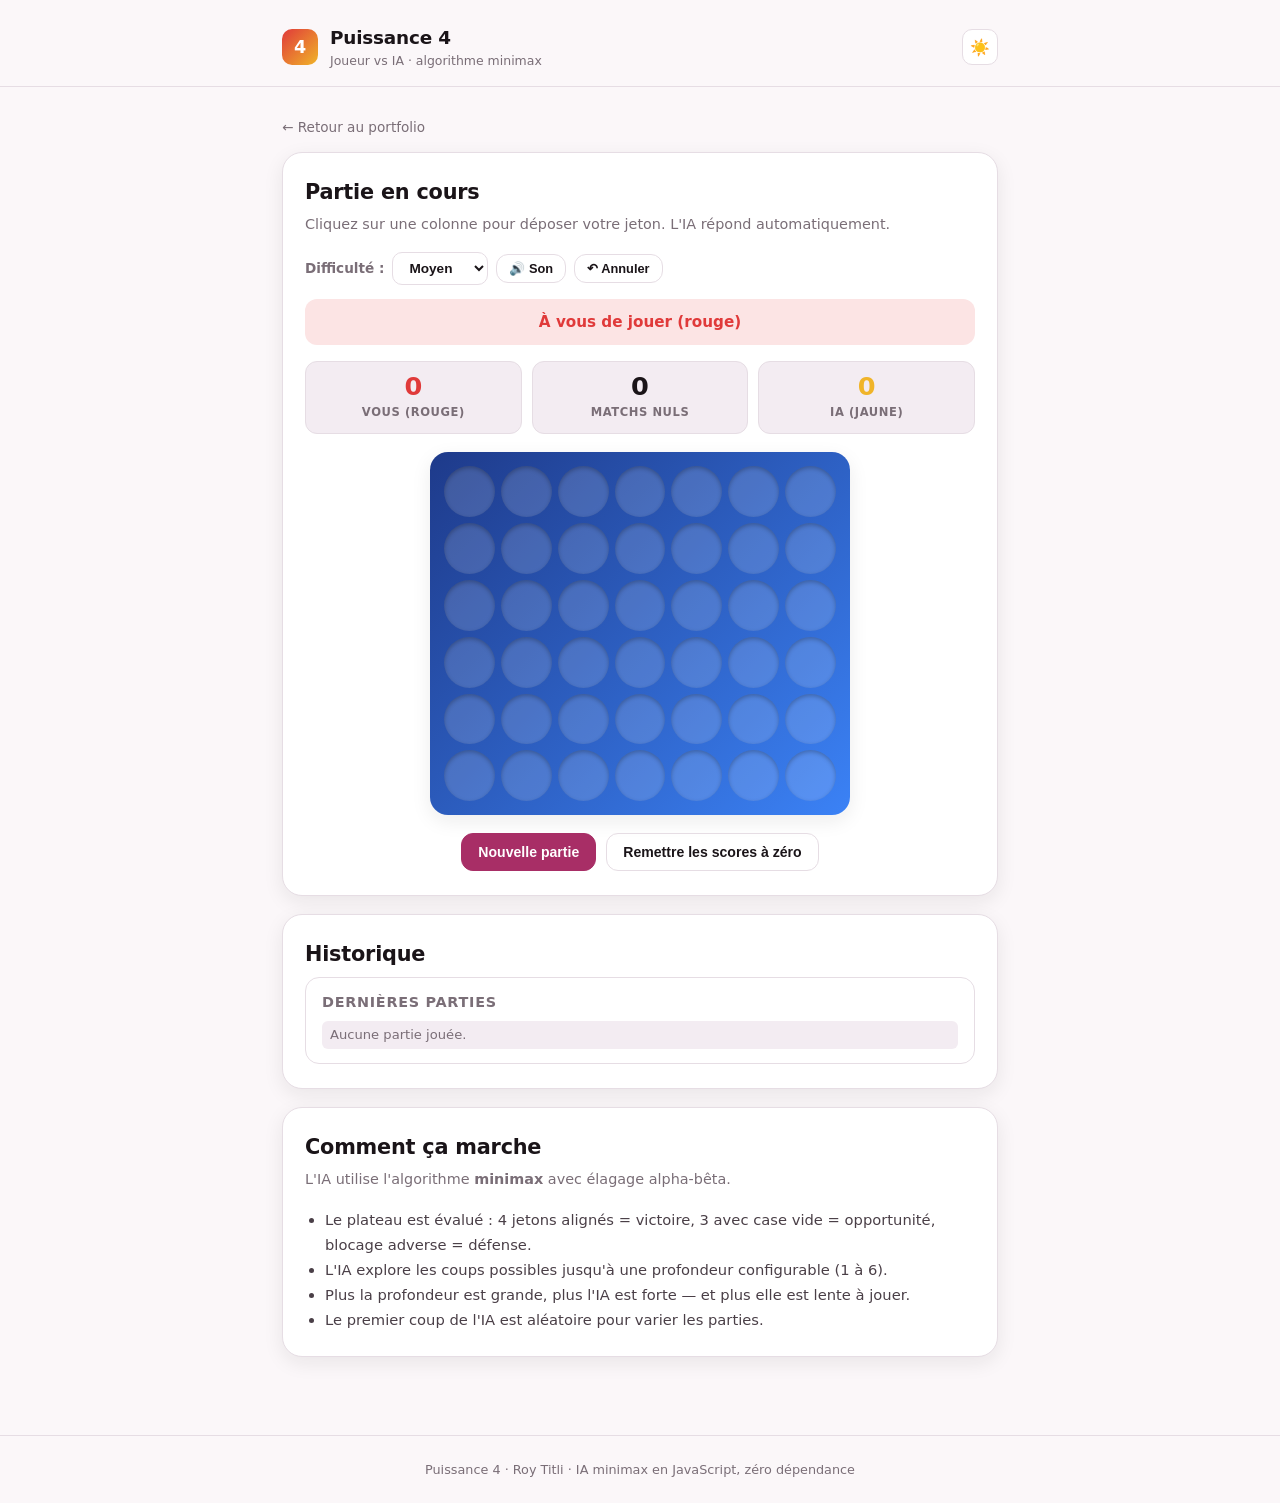
<file: apps/puissance-4/index.html>
<!DOCTYPE html>
<html lang="fr" data-theme="light">
<head>
<meta charset="UTF-8">
<meta name="viewport" content="width=device-width, initial-scale=1">
<title>Puissance 4 — Roy Titli</title>
<meta name="description" content="Jeu de Puissance 4 avec IA minimax (3 niveaux), animations, score et historique.">
<style>
:root{
  --bg:#fbf7f9;--bg2:#f3ecf2;--card:#fff;--ink:#1a1418;--ink2:#4a3f47;--muted:#7a6e77;
  --line:#e6dde4;--acc:#a82e66;--acc2:#7c4dcc;--acc-soft:#f7e6ef;--acc-soft2:#efe7f7;
  --p1:#e03a3a;--p1-soft:#fce4e4;--p2:#f0b429;--p2-soft:#fff4d6;
  --ok:#1f8a4c;--ko:#b3261e;--shadow-sm:0 1px 2px rgba(26,20,24,.06);--shadow-md:0 6px 20px rgba(26,20,24,.08);
  --radius:14px;--radius-lg:20px;
}
[data-theme="dark"]{
  --bg:#141013;--bg2:#1c161a;--card:#221a20;--ink:#f2eaf0;--ink2:#c9bdc6;--muted:#9a8e97;
  --line:#3a2f37;--acc:#e06aa0;--acc2:#a98be0;--acc-soft:#3a1f2e;--acc-soft2:#2a1f3a;
  --p1:#ff6b6b;--p1-soft:#3a1f1f;--p2:#ffd166;--p2-soft:#3a2f14;
  --shadow-sm:0 1px 2px rgba(0,0,0,.3);--shadow-md:0 6px 20px rgba(0,0,0,.4);
}
*{box-sizing:border-box;margin:0;padding:0}
html{scroll-behavior:smooth}
body{font-family:"Inter","Segoe UI",system-ui,-apple-system,sans-serif;background:var(--bg);color:var(--ink);line-height:1.5;min-height:100vh;transition:background .2s,color .2s}
.wrap{max-width:760px;margin:0 auto;padding:0 22px}
header{padding:24px 0 16px;border-bottom:1px solid var(--line);background:var(--bg);position:sticky;top:0;z-index:10;backdrop-filter:blur(8px)}
.brand{display:flex;align-items:center;gap:12px}
.brand .logo{width:36px;height:36px;border-radius:10px;background:linear-gradient(135deg,var(--p1),var(--p2));display:grid;place-items:center;color:#fff;font-weight:900;font-size:1.1rem}
.brand h1{font-size:1.15rem;font-weight:800;letter-spacing:-.01em}
.brand small{display:block;color:var(--muted);font-size:.78rem;font-weight:500}
.header-right{display:flex;gap:8px;align-items:center;margin-left:auto}
.theme-btn{background:var(--card);border:1px solid var(--line);color:var(--ink);width:36px;height:36px;border-radius:10px;cursor:pointer;font-size:1rem;display:grid;place-items:center;transition:transform .15s,border-color .15s}
.theme-btn:hover{transform:rotate(18deg) scale(1.08);border-color:var(--acc)}
main{padding:28px 0 60px}
a.back{color:var(--muted);font-size:.85rem;text-decoration:none;display:inline-flex;align-items:center;gap:6px;margin-bottom:14px}
a.back:hover{color:var(--acc)}

.card{background:var(--card);border:1px solid var(--line);border-radius:var(--radius-lg);padding:24px 22px;box-shadow:var(--shadow-md);margin-bottom:18px}
h2{font-size:1.3rem;font-weight:800;letter-spacing:-.01em;margin-bottom:6px}
.sub{color:var(--muted);font-size:.9rem;margin-bottom:16px}

.controls{display:flex;gap:10px;flex-wrap:wrap;align-items:center;margin-bottom:18px}
.btn{display:inline-flex;align-items:center;gap:8px;padding:10px 16px;border-radius:12px;font-weight:700;font-size:.88rem;border:1px solid var(--line);background:var(--card);color:var(--ink);cursor:pointer;transition:transform .12s,border-color .12s,background .12s}
.btn:hover{transform:translateY(-2px);border-color:var(--acc);color:var(--acc)}
.btn-primary{background:var(--acc);border-color:var(--acc);color:#fff}
.btn-primary:hover{background:var(--acc2);border-color:var(--acc2);color:#fff}
.btn-ghost{background:transparent}
.btn-sm{padding:6px 12px;font-size:.8rem}
select.diff{padding:9px 12px;border-radius:12px;border:1px solid var(--line);background:var(--card);color:var(--ink);font-weight:600;font-size:.88rem;cursor:pointer}

.scoreboard{display:grid;grid-template-columns:1fr 1fr 1fr;gap:10px;margin-bottom:18px}
@media (max-width:520px){.scoreboard{grid-template-columns:1fr 1fr}}
.sb{background:var(--bg2);border:1px solid var(--line);border-radius:12px;padding:12px 14px;text-align:center}
.sb .v{font-size:1.6rem;font-weight:900;line-height:1}
.sb .l{font-size:.72rem;color:var(--muted);margin-top:4px;text-transform:uppercase;letter-spacing:.05em;font-weight:700}
.sb.p1 .v{color:var(--p1)}
.sb.p2 .v{color:var(--p2)}

.status{padding:12px 16px;border-radius:12px;font-size:.95rem;font-weight:700;text-align:center;margin-bottom:16px;transition:background .2s}
.status.p1{background:var(--p1-soft);color:var(--p1)}
.status.p2{background:var(--p2-soft);color:var(--p2)}
.status.win{background:var(--ok-soft);color:var(--ok)}
.status.draw{background:var(--warn-soft);color:var(--warn)}

.board-wrap{display:flex;justify-content:center;margin-bottom:18px}
.board{display:grid;grid-template-columns:repeat(7,1fr);gap:6px;padding:14px;background:linear-gradient(135deg,#1e3a8a,#3b82f6);border-radius:18px;box-shadow:var(--shadow-md);width:min(100%,420px)}
.col{display:flex;flex-direction:column;gap:6px;cursor:pointer;position:relative}
.col:hover .hover-token{opacity:1;transform:translateY(-4px)}
.cell{width:100%;aspect-ratio:1;border-radius:50%;background:rgba(255,255,255,.15);box-shadow:inset 0 2px 4px rgba(0,0,0,.25);position:relative;overflow:hidden}
.token{position:absolute;inset:4px;border-radius:50%;transition:transform .35s cubic-bezier(.34,1.56,.64,1);transform:translateY(-100vh)}
.token.p1{background:radial-gradient(circle at 30% 30%,#ff8a8a,var(--p1));box-shadow:inset 0 -3px 6px rgba(0,0,0,.25),0 2px 4px rgba(0,0,0,.2)}
.token.p2{background:radial-gradient(circle at 30% 30%,#ffe08a,var(--p2));box-shadow:inset 0 -3px 6px rgba(0,0,0,.25),0 2px 4px rgba(0,0,0,.2)}
.token.win{animation:pulse 1s ease infinite}
@keyframes pulse{0%,100%{transform:scale(1)}50%{transform:scale(1.12)}}
.hover-token{position:absolute;top:-34px;left:50%;transform:translateX(-50%);width:calc(100% - 8px);aspect-ratio:1;border-radius:50%;opacity:0;transition:opacity .15s,transform .15s;pointer-events:none}
.hover-token.p1{background:radial-gradient(circle at 30% 30%,#ff8a8a,var(--p1));box-shadow:0 2px 6px rgba(0,0,0,.2)}
.hover-token.p2{background:radial-gradient(circle at 30% 30%,#ffe08a,var(--p2));box-shadow:0 2px 6px rgba(0,0,0,.2)}

.diff-row{display:flex;gap:8px;align-items:center;flex-wrap:wrap;margin-bottom:14px}
.diff-row label{font-size:.85rem;font-weight:600;color:var(--muted)}
.diff-row select{padding:7px 12px;border-radius:10px;border:1px solid var(--line);background:var(--card);color:var(--ink);font-weight:600;font-size:.85rem;cursor:pointer}

.history{background:var(--card);border:1px solid var(--line);border-radius:var(--radius);padding:14px 16px;max-height:180px;overflow:auto}
.history h3{font-size:.9rem;font-weight:800;margin-bottom:8px;color:var(--muted);text-transform:uppercase;letter-spacing:.05em}
.history ul{list-style:none;display:grid;gap:4px}
.history li{font-size:.82rem;padding:4px 8px;border-radius:6px;background:var(--bg2);display:flex;justify-content:space-between;gap:8px}
.history li .w{font-weight:700}
.history li.win{color:var(--ok)}
.history li.lose{color:var(--ko)}
.history li.draw{color:var(--warn)}
.toggle-row{display:flex;gap:8px;margin-top:12px;flex-wrap:wrap}
.toggle{padding:7px 13px;border-radius:999px;border:1px solid var(--line);background:var(--card);font-size:.82rem;font-weight:600;cursor:pointer;transition:all .12s}
.toggle.active{background:var(--acc);border-color:var(--acc);color:#fff}
footer{padding:24px 0;text-align:center;color:var(--muted);font-size:.8rem;border-top:1px solid var(--line)}
</style>
</head>
<body>
<header>
  <div class="wrap" style="display:flex;align-items:center;gap:12px">
    <div class="brand">
      <div class="logo">4</div>
      <div><h1>Puissance 4</h1><small>Joueur vs IA · algorithme minimax</small></div>
    </div>
    <div class="header-right">
      <button class="theme-btn" id="theme-btn" type="button" aria-label="Changer de thème">☀️</button>
    </div>
  </div>
</header>

<main>
<div class="wrap">
  <a class="back" href="../../">← Retour au portfolio</a>

  <div class="card">
    <h2>Partie en cours</h2>
    <p class="sub">Cliquez sur une colonne pour déposer votre jeton. L'IA répond automatiquement.</p>

    <div class="diff-row">
      <label for="difficulty">Difficulté :</label>
      <select id="difficulty" class="diff">
        <option value="1">Facile</option>
        <option value="2" selected>Moyen</option>
        <option value="4">Difficile</option>
        <option value="6">Expert</option>
      </select>
      <button class="btn btn-sm btn-ghost" id="btn-sound" type="button">🔊 Son</button>
      <button class="btn btn-sm btn-ghost" id="btn-undo" type="button">↶ Annuler</button>
    </div>

    <div class="status p1" id="status">À vous de jouer (rouge)</div>

    <div class="scoreboard">
      <div class="sb p1"><div class="v" id="s1">0</div><div class="l">Vous (rouge)</div></div>
      <div class="sb"><div class="v" id="sd">0</div><div class="l">Matchs nuls</div></div>
      <div class="sb p2"><div class="v" id="s2">0</div><div class="l">IA (jaune)</div></div>
    </div>

    <div class="board-wrap">
      <div class="board" id="board"></div>
    </div>

    <div style="display:flex;gap:10px;justify-content:center;flex-wrap:wrap">
      <button class="btn btn-primary" id="btn-new" type="button">Nouvelle partie</button>
      <button class="btn btn-ghost" id="btn-reset" type="button">Remettre les scores à zéro</button>
    </div>
  </div>

  <div class="card">
    <h2>Historique</h2>
    <div class="history" id="history">
      <h3>Dernières parties</h3>
      <ul id="hist-list"><li style="color:var(--muted)">Aucune partie jouée.</li></ul>
    </div>
  </div>

  <div class="card">
    <h2>Comment ça marche</h2>
    <p class="sub">L'IA utilise l'algorithme <strong>minimax</strong> avec élagage alpha-bêta.</p>
    <ul style="padding-left:20px;color:var(--ink2);font-size:.92rem;line-height:1.7">
      <li>Le plateau est évalué : 4 jetons alignés = victoire, 3 avec case vide = opportunité, blocage adverse = défense.</li>
      <li>L'IA explore les coups possibles jusqu'à une profondeur configurable (1 à 6).</li>
      <li>Plus la profondeur est grande, plus l'IA est forte — et plus elle est lente à jouer.</li>
      <li>Le premier coup de l'IA est aléatoire pour varier les parties.</li>
    </ul>
  </div>
</div>
</main>

<footer>Puissance 4 · Roy Titli · IA minimax en JavaScript, zéro dépendance</footer>

<script>
const ROWS=6, COLS=7;
const EMPTY=0, P1=1, P2=2;
let board, current, gameOver, history=[], scores={p1:0,p2:0,draw:0}, soundOn=true, lastMove=null, winningCells=[];

const $=id=>document.getElementById(id);
const boardEl=$("board");

function initBoard(){
  board=Array.from({length:ROWS},()=>Array(COLS).fill(EMPTY));
  current=P1; gameOver=false; lastMove=null; winningCells=[];
  renderBoard(true);
  updateStatus();
}

function renderBoard(fresh){
  boardEl.innerHTML="";
  for(let c=0;c<COLS;c++){
    const col=document.createElement("div");
    col.className="col";
    col.dataset.col=c;
    // hover token
    const hover=document.createElement("div");
    hover.className="hover-token p"+(current===P1?1:2);
    col.appendChild(hover);
    for(let r=0;r<ROWS;r++){
      const cell=document.createElement("div");
      cell.className="cell";
      const v=board[r][c];
      if(v!==EMPTY){
        const t=document.createElement("div");
        t.className="token p"+v+(winningCells.some(([wr,wc])=>wr===r&&wc===c)?" win":"");
        // drop animation: compute distance
        if(fresh===false && lastMove && lastMove.r===r && lastMove.c===c){
          t.style.transform="translateY(0)";
        } else {
          t.style.transform="translateY(0)";
        }
        cell.appendChild(t);
      }
      col.appendChild(cell);
    }
    col.onclick=()=>playColumn(c);
    boardEl.appendChild(col);
  }
}

function lowestRow(col){
  for(let r=ROWS-1;r>=0;r--) if(board[r][col]===EMPTY) return r;
  return -1;
}

function playColumn(col){
  if(gameOver) return;
  if(current!==P1) return; // only human plays on click
  const r=lowestRow(col);
  if(r<0) return;
  dropToken(r,col,P1);
}

function dropToken(r,c,player){
  board[r][c]=player;
  lastMove={r,c,player};
  // animate
  renderBoard(false);
  // trigger drop animation by resetting transform
  const col=boardEl.children[c];
  const cells=col.querySelectorAll(".cell");
  const cell=cells[r];
  const token=cell.querySelector(".token");
  if(token){
    const distance=(r+1)*60+14;
    token.style.transform=`translateY(-${distance}px)`;
    requestAnimationFrame(()=>{token.style.transform="translateY(0)"});
  }
  playSound(player===P1?440:330);
  checkEnd(player);
  if(!gameOver && player===P1){
    current=P2;
    updateStatus();
    setTimeout(aiMove, 350);
  } else if(!gameOver){
    current=P1;
    updateStatus();
  }
}

function checkEnd(player){
  const w=checkWin(player);
  if(w){
    gameOver=true; winningCells=w;
    renderBoard(false);
    if(player===P1){scores.p1++;$("s1").textContent=scores.p1; addHistory("win","Vous (rouge)"); setStatus("win","🎉 Vous avez gagné !")}
    else {scores.p2++;$("s2").textContent=scores.p2; addHistory("lose","IA (jaune)"); setStatus("win","L'IA a gagné.")}
    playSound(player===P1?880:220);
    return;
  }
  if(isBoardFull()){
    gameOver=true; scores.draw++; $("sd").textContent=scores.draw;
    addHistory("draw","Match nul"); setStatus("draw","Match nul — plateau plein");
  }
}

function checkWin(player){
  // returns array of [r,c] winning cells or null
  const dirs=[[0,1],[1,0],[1,1],[1,-1]];
  for(let r=0;r<ROWS;r++){
    for(let c=0;c<COLS;c++){
      if(board[r][c]!==player) continue;
      for(const [dr,dc] of dirs){
        const cells=[[r,c]];
        let ok=true;
        for(let k=1;k<4;k++){
          const nr=r+dr*k, nc=c+dc*k;
          if(nr<0||nr>=ROWS||nc<0||nc>=COLS||board[nr][nc]!==player){ok=false;break}
          cells.push([nr,nc]);
        }
        if(ok) return cells;
      }
    }
  }
  return null;
}

function isBoardFull(){return board.every(row=>row.every(c=>c!==EMPTY))}

function updateStatus(){
  const el=$("status");
  if(current===P1){el.className="status p1";el.textContent="À vous de jouer (rouge)"}
  else {el.className="status p2";el.textContent="L'IA réfléchit…"}
}

function setStatus(cls,msg){const el=$("status");el.className="status "+cls;el.textContent=msg}

// ---------- AI (minimax with alpha-beta) ----------
function aiMove(){
  const depth=parseInt($("difficulty").value,10);
  let bestCol=3, bestScore=-Infinity;
  const cols=availableCols();
  // first move random-ish
  if(board.every(row=>row.every(c=>c===EMPTY))){
    bestCol=cols[Math.floor(Math.random()*cols.length)];
  } else {
    // try each column
    for(const c of cols){
      const r=lowestRow(c);
      board[r][c]=P2;
      const score=minimax(board, depth-1, -Infinity, Infinity, false);
      board[r][c]=EMPTY;
      if(score>bestScore){bestScore=score;bestCol=c}
    }
  }
  const r=lowestRow(bestCol);
  dropToken(r,bestCol,P2);
}

function availableCols(){const out=[];for(let c=0;c<COLS;c++) if(lowestRow(c)>=0) out.push(c);return out}

function minimax(b, depth, alpha, beta, maximizing){
  // terminal
  if(checkWinBoard(b,P2)) return 100000+depth;
  if(checkWinBoard(b,P1)) return -100000-depth;
  if(depth===0 || isBoardFullBoard(b)) return evaluate(b);
  const cols=availableColsBoard(b);
  if(maximizing){
    let maxEval=-Infinity;
    for(const c of cols){
      const r=lowestRowBoard(b,c);
      b[r][c]=P2;
      const e=minimax(b,depth-1,alpha,beta,false);
      b[r][c]=EMPTY;
      maxEval=Math.max(maxEval,e);
      alpha=Math.max(alpha,e);
      if(beta<=alpha) break;
    }
    return maxEval;
  } else {
    let minEval=Infinity;
    for(const c of cols){
      const r=lowestRowBoard(b,c);
      b[r][c]=P1;
      const e=minimax(b,depth-1,alpha,beta,true);
      b[r][c]=EMPTY;
      minEval=Math.min(minEval,e);
      beta=Math.min(beta,e);
      if(beta<=alpha) break;
    }
    return minEval;
  }
}

function lowestRowBoard(b,col){for(let r=ROWS-1;r>=0;r--) if(b[r][col]===EMPTY) return r; return -1}
function availableColsBoard(b){const o=[];for(let c=0;c<COLS;c++) if(lowestRowBoard(b,c)>=0) o.push(c);return o}
function isBoardFullBoard(b){return b.every(row=>row.every(c=>c!==EMPTY))}
function checkWinBoard(b,player){
  const dirs=[[0,1],[1,0],[1,1],[1,-1]];
  for(let r=0;r<ROWS;r++)for(let c=0;c<COLS;c++){
    if(b[r][c]!==player) continue;
    for(const [dr,dc] of dirs){
      let ok=true;
      for(let k=1;k<4;k++){const nr=r+dr*k,nc=c+dc*k;if(nr<0||nr>=ROWS||nc<0||nc>=COLS||b[nr][nc]!==player){ok=false;break}}
      if(ok) return true;
    }
  }
  return false;
}
function evaluate(b){
  let score=0;
  // center column preference
  for(let r=0;r<ROWS;r++) if(b[r][3]===P2) score+=3; else if(b[r][3]===P1) score-=3;
  // windows of 4
  const windows=[];
  for(let r=0;r<ROWS;r++)for(let c=0;c<=COLS-4;c++) windows.push([[r,c],[r,c+1],[r,c+2],[r,c+3]]);
  for(let r=0;r<=ROWS-4;r++)for(let c=0;c<COLS;c++) windows.push([[r,c],[r+1,c],[r+2,c],[r+3,c]]);
  for(let r=0;r<=ROWS-4;r++)for(let c=0;c<=COLS-4;c++){windows.push([[r,c],[r+1,c+1],[r+2,c+2],[r+3,c+3]]);windows.push([[r+3,c],[r+2,c+1],[r+1,c+2],[r,c+3]])}
  for(const w of windows){
    let p2=0,p1=0,empty=0;
    for(const [r,c] of w){if(b[r][c]===P2)p2++;else if(b[r][c]===P1)p1++;else empty++}
    if(p2===4) score+=100;
    else if(p2===3&&empty===1) score+=5;
    else if(p2===2&&empty===2) score+=2;
    if(p1===3&&empty===1) score-=4;
    else if(p1===2&&empty===2) score-=1;
  }
  return score;
}

// ---------- sound ----------
let audioCtx=null;
function playSound(freq){
  if(!soundOn) return;
  try{
    if(!audioCtx) audioCtx=new (window.AudioContext||window.webkitAudioContext)();
    const o=audioCtx.createOscillator(), g=audioCtx.createGain();
    o.type="sine"; o.frequency.value=freq;
    g.gain.setValueAtTime(0.08,audioCtx.currentTime);
    g.gain.exponentialRampToValueAtTime(0.001,audioCtx.currentTime+0.12);
    o.connect(g); g.connect(audioCtx.destination);
    o.start(); o.stop(audioCtx.currentTime+0.12);
  }catch(e){}
}

// ---------- history ----------
function addHistory(res,who){
  const li=document.createElement("li");
  li.className=res;
  const time=new Date().toLocaleTimeString("fr-FR",{hour:"2-digit",minute:"2-digit"});
  li.innerHTML=`<span>${time} — ${res==="win"?"Victoire":res==="lose"?"Défaite":"Nul"}</span><span class="w">${who}</span>`;
  const ul=$("hist-list");
  if(ul.querySelector("li") && ul.querySelector("li").textContent.includes("Aucune")) ul.innerHTML="";
  ul.prepend(li);
  if(ul.children.length>20) ul.removeChild(ul.lastChild);
}

// ---------- controls ----------
$("btn-new").onclick=()=>{initBoard();$("btn-undo").disabled=false};
$("btn-reset").onclick=()=>{scores={p1:0,p2:0,draw:0};$("s1").textContent=0;$("s2").textContent=0;$("sd").textContent=0;addHistory("draw","Scores remis à zéro");$("hist-list").innerHTML="<li style='color:var(--muted)'>Aucune partie jouée.</li>"};
$("btn-undo").onclick=()=>{
  // undo last two moves (human + AI) if possible
  if(gameOver) return;
  // find last two non-empty from bottom
  // simple: remove last move
  if(!lastMove) return;
  // remove AI move if present: we track only lastMove; undo one move
  board[lastMove.r][lastMove.c]=EMPTY;
  lastMove=null;
  current=P1; gameOver=false; winningCells=[];
  renderBoard(false); updateStatus();
};
$("btn-sound").onclick=()=>{soundOn=!soundOn;$("btn-sound").textContent=soundOn?"🔊 Son":"🔇 Muet"};
$("difficulty").onchange=()=>{};

// theme
const THEME_KEY="p4-theme";
function applyTheme(t){document.documentElement.setAttribute("data-theme",t);localStorage.setItem(THEME_KEY,t);$("theme-btn").textContent=t==="dark"?"🌙":"☀️"}
$("theme-btn").onclick=()=>applyTheme(document.documentElement.getAttribute("data-theme")==="dark"?"light":"dark");
applyTheme(localStorage.getItem(THEME_KEY)||"light");

// init
initBoard();
</script>
</body>
</html>
</file>
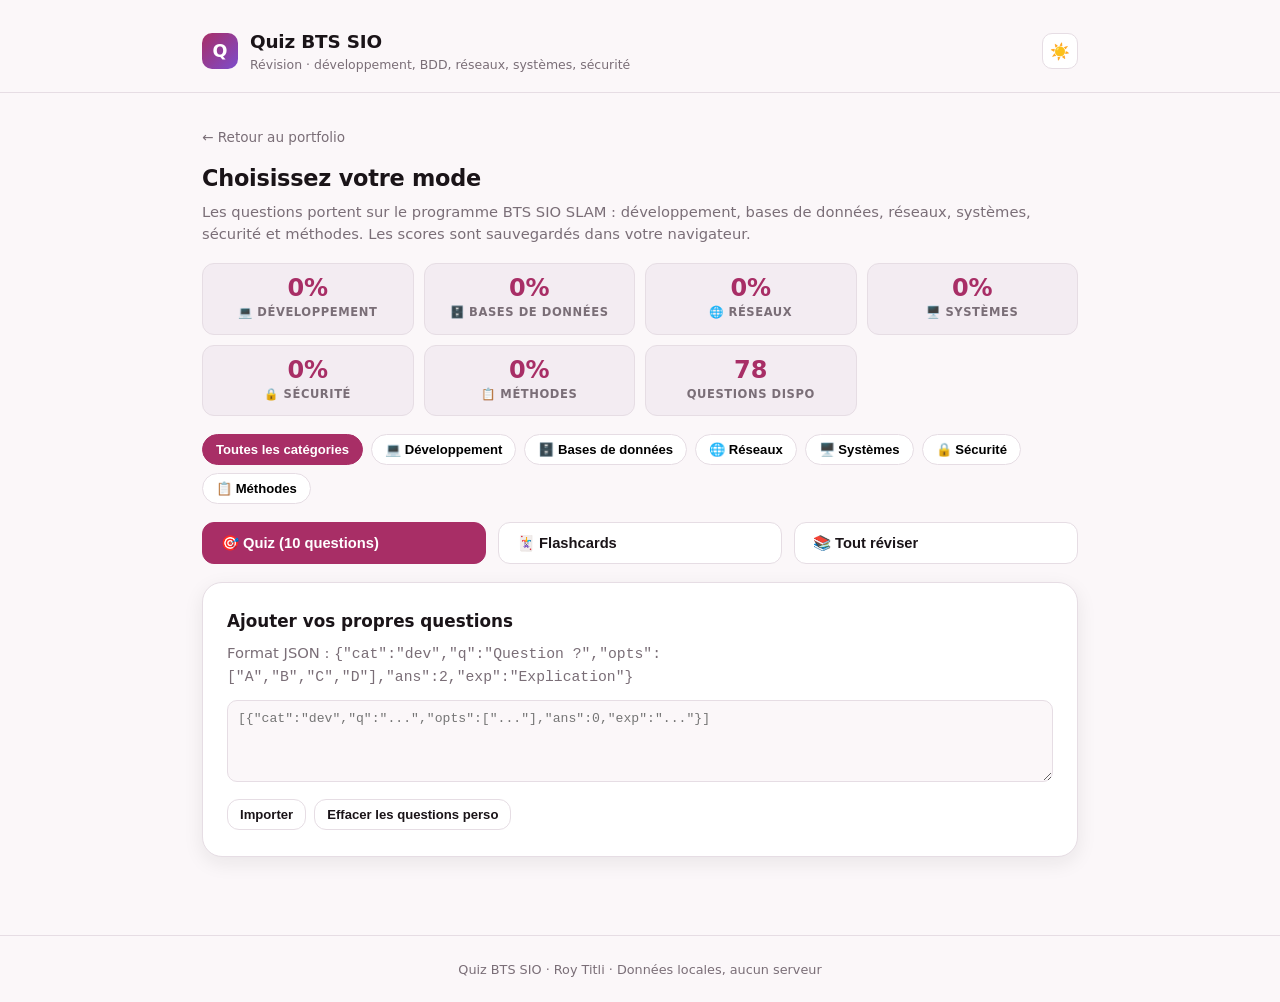
<file: apps/quiz-bts/index.html>
<!DOCTYPE html>
<html lang="fr" data-theme="light">
<head>
<meta charset="UTF-8">
<meta name="viewport" content="width=device-width, initial-scale=1">
<title>Quiz BTS SIO — Roy Titli</title>
<meta name="description" content="Quiz et flashcards pour réviser le BTS SIO : développement, bases de données, réseaux, systèmes, sécurité.">
<style>
:root{
  --bg:#fbf7f9;--bg2:#f3ecf2;--card:#fff;--ink:#1a1418;--ink2:#4a3f47;--muted:#7a6e77;
  --line:#e6dde4;--acc:#a82e66;--acc2:#7c4dcc;--acc-soft:#f7e6ef;--acc-soft2:#efe7f7;
  --ok:#1f8a4c;--ok-soft:#e6f4ec;--ko:#b3261e;--ko-soft:#fce8e6;--warn:#b26a00;--warn-soft:#fff4e0;
  --shadow-sm:0 1px 2px rgba(26,20,24,.06);--shadow-md:0 6px 20px rgba(26,20,24,.08);
  --radius:14px;--radius-lg:20px;--step1:1rem;--step2:1.2rem;--step3:1.5rem;--step4:2rem;
}
[data-theme="dark"]{
  --bg:#141013;--bg2:#1c161a;--card:#221a20;--ink:#f2eaf0;--ink2:#c9bdc6;--muted:#9a8e97;
  --line:#3a2f37;--acc:#e06aa0;--acc2:#a98be0;--acc-soft:#3a1f2e;--acc-soft2:#2a1f3a;
  --ok:#5fd18a;--ok-soft:#1a2e22;--ko:#ff7b72;--ko-soft:#3a1f1f;--warn:#ffb84d;--warn-soft:#3a2a14;
  --shadow-sm:0 1px 2px rgba(0,0,0,.3);--shadow-md:0 6px 20px rgba(0,0,0,.4);
}
*{box-sizing:border-box;margin:0;padding:0}
html{scroll-behavior:smooth}
body{font-family:"Inter","Segoe UI",system-ui,-apple-system,sans-serif;background:var(--bg);color:var(--ink);line-height:1.5;min-height:100vh;transition:background .2s,color .2s}
.wrap{max-width:920px;margin:0 auto;padding:0 22px}
header{padding:28px 0 18px;border-bottom:1px solid var(--line);background:var(--bg);position:sticky;top:0;z-index:10;backdrop-filter:blur(8px)}
.brand{display:flex;align-items:center;gap:12px}
.brand .logo{width:36px;height:36px;border-radius:10px;background:linear-gradient(135deg,var(--acc),var(--acc2));display:grid;place-items:center;color:#fff;font-weight:900;font-size:1.1rem}
.brand h1{font-size:1.15rem;font-weight:800;letter-spacing:-.01em}
.brand small{display:block;color:var(--muted);font-size:.78rem;font-weight:500}
.header-right{display:flex;gap:8px;align-items:center;margin-left:auto}
.theme-btn{background:var(--card);border:1px solid var(--line);color:var(--ink);width:36px;height:36px;border-radius:10px;cursor:pointer;font-size:1rem;display:grid;place-items:center;transition:transform .15s,border-color .15s}
.theme-btn:hover{transform:rotate(18deg) scale(1.08);border-color:var(--acc)}
main{padding:32px 0 60px}
.card{background:var(--card);border:1px solid var(--line);border-radius:var(--radius-lg);padding:26px 24px;box-shadow:var(--shadow-md);margin-bottom:18px}
h2{font-size:1.4rem;font-weight:800;letter-spacing:-.01em;margin-bottom:6px}
.sub{color:var(--muted);font-size:.92rem;margin-bottom:18px}
.btn{display:inline-flex;align-items:center;gap:8px;padding:11px 18px;border-radius:12px;font-weight:700;font-size:.92rem;border:1px solid var(--line);background:var(--card);color:var(--ink);cursor:pointer;transition:transform .12s,border-color .12s,background .12s}
.btn:hover{transform:translateY(-2px);border-color:var(--acc);color:var(--acc)}
.btn-primary{background:var(--acc);border-color:var(--acc);color:#fff}
.btn-primary:hover{background:var(--acc2);border-color:var(--acc2);color:#fff}
.btn-ghost{background:transparent}
.btn-sm{padding:7px 12px;font-size:.82rem}
.grid{display:grid;gap:12px}
.grid-2{grid-template-columns:repeat(2,1fr)}
.grid-3{grid-template-columns:repeat(3,1fr)}
@media (max-width:640px){.grid-2,.grid-3{grid-template-columns:1fr}}
.cat-card{cursor:pointer;text-align:left;padding:18px 16px;border-radius:var(--radius);border:1px solid var(--line);background:var(--card);transition:transform .15s,border-color .15s,box-shadow .15s}
.cat-card:hover{transform:translateY(-3px);border-color:var(--acc);box-shadow:var(--shadow-md)}
.cat-card .emoji{font-size:1.6rem;margin-bottom:8px}
.cat-card h3{font-size:1rem;font-weight:800;margin-bottom:2px}
.cat-card p{color:var(--muted);font-size:.82rem}
.cat-card .count{display:inline-block;margin-top:8px;font-size:.75rem;font-weight:700;color:var(--acc);background:var(--acc-soft);padding:2px 8px;border-radius:6px}
.stats-row{display:grid;grid-template-columns:repeat(4,1fr);gap:10px;margin-bottom:18px}
@media (max-width:640px){.stats-row{grid-template-columns:repeat(2,1fr)}}
.stat-box{background:var(--bg2);border:1px solid var(--line);border-radius:12px;padding:12px;text-align:center}
.stat-box .v{font-size:1.5rem;font-weight:900;color:var(--acc);line-height:1}
.stat-box .l{font-size:.72rem;color:var(--muted);margin-top:4px;text-transform:uppercase;letter-spacing:.05em;font-weight:700}
.q-card{background:var(--card);border:1px solid var(--line);border-radius:var(--radius-lg);padding:28px 24px;box-shadow:var(--shadow-md)}
.q-cat{display:inline-block;font-size:.72rem;font-weight:800;text-transform:uppercase;letter-spacing:.06em;color:var(--acc);background:var(--acc-soft);padding:3px 9px;border-radius:6px;margin-bottom:12px}
.q-text{font-size:1.15rem;font-weight:700;line-height:1.4;margin-bottom:20px}
.options{display:grid;gap:10px}
.opt{padding:13px 16px;border:1.5px solid var(--line);border-radius:12px;background:var(--card);cursor:pointer;font-size:.95rem;text-align:left;transition:border-color .12s,background .12s,transform .12s;display:flex;align-items:center;gap:12px}
.opt:hover:not(.locked){border-color:var(--acc);transform:translateX(3px)}
.opt .letter{width:26px;height:26px;border-radius:7px;background:var(--bg2);display:grid;place-items:center;font-weight:800;font-size:.82rem;flex-shrink:0}
.opt.correct{border-color:var(--ok);background:var(--ok-soft)}
.opt.correct .letter{background:var(--ok);color:#fff}
.opt.wrong{border-color:var(--ko);background:var(--ko-soft)}
.opt.wrong .letter{background:var(--ko);color:#fff}
.opt.locked{cursor:default}
.feedback{margin-top:16px;padding:14px 16px;border-radius:12px;font-size:.92rem;line-height:1.5;display:none}
.feedback.show{display:block}
.feedback.ok{background:var(--ok-soft);color:var(--ok);border:1px solid color-mix(in srgb,var(--ok) 30%,transparent)}
.feedback.ko{background:var(--ko-soft);color:var(--ko);border:1px solid color-mix(in srgb,var(--ko) 30%,transparent)}
.feedback strong{display:block;margin-bottom:4px}
.q-footer{display:flex;justify-content:space-between;align-items:center;margin-top:18px;gap:12px;flex-wrap:wrap}
.progress{height:6px;background:var(--bg2);border-radius:6px;overflow:hidden;margin-bottom:18px}
.progress .bar{height:100%;background:linear-gradient(90deg,var(--acc),var(--acc2));border-radius:6px;transition:width .3s}
.result{text-align:center;padding:32px 20px}
.result .score{font-size:3.2rem;font-weight:900;color:var(--acc);line-height:1;margin-bottom:6px}
.result .label{color:var(--muted);font-size:1rem;margin-bottom:22px}
.result .breakdown{display:grid;gap:8px;max-width:420px;margin:0 auto 24px}
.result .br{display:flex;justify-content:space-between;padding:8px 12px;background:var(--bg2);border-radius:8px;font-size:.88rem}
.result .br .k{color:var(--muted)}
.result .br .v{font-weight:800}
.flashcard{background:var(--card);border:1px solid var(--line);border-radius:var(--radius-lg);padding:36px 24px;box-shadow:var(--shadow-md);min-height:260px;display:flex;flex-direction:column;justify-content:center;align-items:center;text-align:center;cursor:pointer;transition:transform .2s}
.flashcard:hover{transform:translateY(-2px)}
.flashcard .q{font-size:1.15rem;font-weight:700;line-height:1.4}
.flashcard .a{font-size:1.05rem;color:var(--ink2);margin-top:18px;padding-top:18px;border-top:1px dashed var(--line);display:none;width:100%}
.flashcard.revealed .a{display:block}
.flashcard .hint{color:var(--muted);font-size:.8rem;margin-top:14px}
.fc-nav{display:flex;justify-content:space-between;align-items:center;margin-top:16px;gap:12px;flex-wrap:wrap}
.fc-counter{color:var(--muted);font-size:.88rem;font-weight:600}
.toggle-row{display:flex;gap:8px;flex-wrap:wrap;margin-bottom:18px}
.toggle{padding:7px 13px;border-radius:999px;border:1px solid var(--line);background:var(--card);font-size:.82rem;font-weight:600;cursor:pointer;transition:all .12s}
.toggle.active{background:var(--acc);border-color:var(--acc);color:#fff}
.empty{text-align:center;padding:40px 20px;color:var(--muted)}
.empty .big{font-size:2.4rem;margin-bottom:10px}
footer{padding:24px 0;text-align:center;color:var(--muted);font-size:.8rem;border-top:1px solid var(--line)}
a.back{color:var(--muted);font-size:.85rem;text-decoration:none;display:inline-flex;align-items:center;gap:6px;margin-bottom:14px}
a.back:hover{color:var(--acc)}
</style>
</head>
<body>
<header>
  <div class="wrap" style="display:flex;align-items:center;gap:12px">
    <div class="brand">
      <div class="logo">Q</div>
      <div><h1>Quiz BTS SIO</h1><small>Révision · développement, BDD, réseaux, systèmes, sécurité</small></div>
    </div>
    <div class="header-right">
      <button class="theme-btn" id="theme-btn" type="button" aria-label="Changer de thème">☀️</button>
    </div>
  </div>
</header>

<main>
<div class="wrap">

<!-- HOME -->
<section id="home">
  <a class="back" href="../../">← Retour au portfolio</a>
  <h2>Choisissez votre mode</h2>
  <p class="sub">Les questions portent sur le programme BTS SIO SLAM : développement, bases de données, réseaux, systèmes, sécurité et méthodes. Les scores sont sauvegardés dans votre navigateur.</p>

  <div class="stats-row" id="stats-row"></div>

  <div class="toggle-row" id="cat-toggles"></div>

  <div class="grid grid-3" style="margin-bottom:18px">
    <button class="btn btn-primary" id="btn-quiz" type="button">🎯 Quiz (10 questions)</button>
    <button class="btn" id="btn-flash" type="button">🃏 Flashcards</button>
    <button class="btn" id="btn-all" type="button">📚 Tout réviser</button>
  </div>

  <div class="card">
    <h3 style="font-size:1.05rem;margin-bottom:8px">Ajouter vos propres questions</h3>
    <p class="sub" style="margin-bottom:12px">Format JSON : <code>{"cat":"dev","q":"Question ?","opts":["A","B","C","D"],"ans":2,"exp":"Explication"}</code></p>
    <textarea id="custom-input" rows="4" style="width:100%;padding:10px;border:1px solid var(--line);border-radius:10px;background:var(--bg);color:var(--ink);font-family:monospace;font-size:.82rem" placeholder='[{"cat":"dev","q":"...","opts":["..."],"ans":0,"exp":"..."}]'></textarea>
    <div style="margin-top:10px;display:flex;gap:8px;flex-wrap:wrap">
      <button class="btn btn-sm" id="btn-add" type="button">Importer</button>
      <button class="btn btn-sm btn-ghost" id="btn-clear-custom" type="button">Effacer les questions perso</button>
      <span id="add-status" style="color:var(--muted);font-size:.82rem;align-self:center"></span>
    </div>
  </div>
</section>

<!-- QUIZ -->
<section id="quiz" hidden>
  <a class="back" href="#" id="back-quiz">← Accueil</a>
  <div class="progress"><div class="bar" id="bar" style="width:0%"></div></div>
  <div class="q-card">
    <span class="q-cat" id="q-cat"></span>
    <div class="q-text" id="q-text"></div>
    <div class="options" id="options"></div>
    <div class="feedback" id="feedback"></div>
    <div class="q-footer">
      <span id="q-counter" style="color:var(--muted);font-size:.85rem;font-weight:600"></span>
      <button class="btn btn-primary btn-sm" id="btn-next" type="button" hidden>Suivant →</button>
    </div>
  </div>
</section>

<!-- RESULT -->
<section id="result" hidden>
  <div class="result">
    <div class="score" id="res-score"></div>
    <div class="label" id="res-label"></div>
    <div class="breakdown" id="res-breakdown"></div>
    <div style="display:flex;gap:10px;justify-content:center;flex-wrap:wrap">
      <button class="btn btn-primary" id="btn-retry" type="button">Rejouer</button>
      <button class="btn" id="btn-home" type="button">Accueil</button>
    </div>
  </div>
</section>

<!-- FLASHCARDS -->
<section id="flash" hidden>
  <a class="back" href="#" id="back-flash">← Accueil</a>
  <div class="flashcard" id="flashcard">
    <div class="q" id="fc-q"></div>
    <div class="a" id="fc-a"></div>
    <div class="hint" id="fc-hint">Cliquez pour révéler la réponse</div>
  </div>
  <div class="fc-nav">
    <button class="btn btn-sm" id="fc-prev" type="button">← Précédent</button>
    <span class="fc-counter" id="fc-counter"></span>
    <button class="btn btn-sm" id="fc-next" type="button">Suivant →</button>
  </div>
  <div style="margin-top:12px;display:flex;gap:8px;justify-content:center;flex-wrap:wrap">
    <button class="btn btn-sm btn-ghost" id="fc-shuffle" type="button">🔀 Mélanger</button>
    <button class="btn btn-sm btn-ghost" id="fc-known" type="button">✓ Je savais</button>
    <button class="btn btn-sm btn-ghost" id="fc-unknown" type="button">✗ À revoir</button>
  </div>
</section>

</div>
</main>

<footer>Quiz BTS SIO · Roy Titli · Données locales, aucun serveur</footer>

<script>
const CATS = {
  dev: {name:"Développement", emoji:"💻", color:"#a82e66"},
  bdd: {name:"Bases de données", emoji:"🗄️", color:"#7c4dcc"},
  reseau: {name:"Réseaux", emoji:"🌐", color:"#1f7a8c"},
  systeme: {name:"Systèmes", emoji:"🖥️", color:"#b26a00"},
  securite: {name:"Sécurité", emoji:"🔒", color:"#b3261e"},
  methodes: {name:"Méthodes", emoji:"📋", color:"#1f8a4c"}
};

const Q = [
// === DÉVELOPPEMENT ===
{cat:"dev",q:"Qu'est-ce qu'une classe en programmation orientée objet ?",opts:["Un fichier source","Un modèle décrivant des attributs et méthodes","Une variable globale","Une fonction récursive"],ans:1,exp:"Une classe est un gabarit (blueprint) qui définit les attributs et méthodes communs à ses instances (objets)."},
{cat:"dev",q:"En PHP, quelle superglobale contient les données d'un formulaire envoyé en POST ?",opts:["$_GET","$_POST","$_REQUEST","$_SESSION"],ans:1,exp:"$_POST contient les données envoyées par la méthode POST. $_GET pour GET, $_SESSION pour la session."},
{cat:"dev",q:"Quel pattern d'architecture sépare la logique métier, les données et l'affichage ?",opts:["Singleton","MVC","Factory","Observer"],ans:1,exp:"MVC = Modèle (données), Vue (affichage), Contrôleur (logique). C'est le pattern le plus courant pour les applications web."},
{cat:"dev",q:"En JavaScript, que fait `===` ?",opts:["Compare les valeurs uniquement","Compare les valeurs et les types","Assigne une valeur","Teste l'existence"],ans:1,exp:"`===` est l'égalité stricte : valeur ET type doivent être identiques. `==` fait une conversion de type avant comparaison."},
{cat:"dev",q:"Qu'est-ce qu'une requête préparée (prepared statement) ?",opts:["Une requête mise en cache","Une requête paramétrée envoyée au SGBD séparément des données","Une requête en lecture seule","Une requête optimisée par l'index"],ans:1,exp:"La requête SQL est envoyée avec des placeholders (?), les valeurs sont transmises à part. Le SGBD les traite comme des données, pas du code → protection contre les injections SQL."},
{cat:"dev",q:"En PHP, comment démarre-t-on une session ?",opts:["session_start()","start_session()","$_SESSION = array()","session_begin()"],ans:0,exp:"session_start() initialise ou reprend une session. Elle doit être appelée avant tout envoi au navigateur."},
{cat:"dev",q:"Qu'est-ce qu'une injection SQL ?",opts:["Un virus dans la base","L'insertion de code SQL malveillant via une entrée utilisateur","Un bug de performance","Une erreur de syntaxe automatique"],ans:1,exp:"Si une entrée utilisateur est concaténée directement dans une requête SQL, un attaquant peut modifier la requête. Protection : requêtes préparées + validation."},
{cat:"dev",q:"Quel code HTTP indique une ressource créée avec succès ?",opts:["200 OK","201 Created","204 No Content","301 Moved"],ans:1,exp:"201 Created = ressource créée. 200 = OK, 204 = pas de contenu, 301 = redirection permanente."},
{cat:"dev",q:"En PHP, quelle fonction échappe les caractères HTML pour éviter les XSS ?",opts:["strip_tags()","htmlspecialchars()","addslashes()","urlencode()"],ans:1,exp:"htmlspecialchars() convertit <, >, &, \" en entités HTML. strip_tags() supprime les balises. Les deux sont complémentaires."},
{cat:"dev",q:"Qu'est-ce qu'une API REST ?",opts:["Une base de données","Une interface d'échange entre applications via HTTP avec des verbes (GET, POST, PUT, DELETE)","Un framework PHP"," Un protocole réseau"],ans:1,exp:"REST = Representational State Transfer. Les ressources sont identifiées par des URL, les actions par les verbes HTTP."},
{cat:"dev",q:"En JavaScript, `fetch()` retourne :",opts:["Les données directement","Une Promise","Un objet JSON","Un callback"],ans:1,exp:"fetch() retourne une Promise qui se résout en objet Response. Il faut ensuite appeler .json() ou .text() pour lire le corps."},
{cat:"dev",q:"Qu'est-ce que le CORS ?",opts:["Un virus","Un mécanisme de sécurité qui contrôle les requêtes cross-origin"," Un protocole de chiffrement","Un type de cookie"],ans:1,exp:"Cross-Origin Resource Sharing : le serveur indique via des en-têtes HTTP quelles origines sont autorisées à accéder à ses ressources."},
{cat:"dev",q:"En PHP, `password_hash()` utilise par défaut :",opts:["MD5","SHA1","bcrypt","AES"],ans:2,exp:"password_hash() utilise bcrypt par défaut (PASSWORD_DEFAULT). password_verify() vérifie le hash."},
{cat:"dev",q:"Qu'est-ce qu'un token CSRF ?",opts:["Un mot de passe"," Une valeur secrète pour vérifier qu'une requête vient bien du formulaire du site","Un cookie de session","Un certificat SSL"],ans:1,exp:"Le token CSRF est généré côté serveur et inclus dans le formulaire. À la soumission, le serveur vérifie qu'il correspond. Empêche les requêtes forgées depuis un autre site."},
{cat:"dev",q:"En POO, l'héritage permet de :",opts:["Copier du code"," Créer une classe dérivée qui réutilise et étend une classe parente"," Supprimer des méthodes"," Rendre une classe finale"],ans:1,exp:"L'héritage permet à une classe fille d'hériter des attributs et méthodes de la classe mère, et d'en ajouter de nouvelles."},

// === BASES DE DONNÉES ===
{cat:"bdd",q:"Qu'est-ce qu'une clé primaire (PRIMARY KEY) ?",opts:["Une colonne unique qui identifie chaque ligne"," Un mot de passe"," Une colonne indexée"," Une contrainte de type"],ans:0,exp:"La clé primaire identifie de manière unique chaque enregistrement d'une table. Elle ne peut pas être NULL et doit être unique."},
{cat:"bdd",q:"Quelle commande SQL sélectionne toutes les colonnes d'une table ?",opts:["SELECT * FROM table","SELECT ALL FROM table","GET * FROM table","FETCH * FROM table"],ans:0,exp:"SELECT * FROM table sélectionne toutes les colonnes. On peut aussi lister les colonnes explicitement : SELECT col1, col2 FROM table."},
{cat:"bdd",q:"Qu'est-ce qu'une jointure INNER JOIN ?",opts:["Toutes les lignes des deux tables"," Uniquement les lignes qui ont une correspondance dans les deux tables"," Uniquement la table de gauche"," Uniquement la table de droite"],ans:1,exp:"INNER JOIN retourne les lignes où la condition de jointure est vraie dans les deux tables. LEFT JOIN garde toutes les lignes de gauche."},
{cat:"bdd",q:"Qu'est-ce que la normalisation d'une base de données ?",opts:["Compresser les données"," Organiser les tables pour réduire la redondance et les anomalies"," Ajouter des index"," Chiffrer les données"],ans:1,exp:"La normalisation (1NF, 2NF, 3NF) vise à éliminer les redondances et les dépendances partielles pour garantir l'intégrité des données."},
{cat:"bdd",q:"Quelle clause SQL filtre les résultats d'un GROUP BY ?",opts:["WHERE","HAVING","FILTER","ORDER BY"],ans:1,exp:"HAVING filtre les groupes après agrégation (ex: HAVING COUNT(*) > 5). WHERE filtre les lignes avant agrégation."},
{cat:"bdd",q:"Qu'est-ce qu'une transaction SQL ?",opts:["Une requête unique"," Un ensemble d'opérations traitées comme une unité atomique (tout ou rien)"," Un backup"," Une connexion"],ans:1,exp:"Une transaction garantit l'atomicité : soit toutes les opérations réussissent (COMMIT), soit aucune (ROLLBACK)."},
{cat:"bdd",q:"Quel type de données stocke du texte de longueur variable en MySQL ?",opts:["CHAR","VARCHAR","TEXT","INT"],ans:1,exp:"VARCHAR stocke du texte de longueur variable (jusqu'à la limite définie). CHAR est de longueur fixe. TEXT pour de très longs textes."},
{cat:"bdd",q:"Qu'est-ce qu'un index en base de données ?",opts:["Une copie de la table"," Une structure qui accélère la recherche sur une colonne"," Une contrainte de clé étrangère"," Un type de jointure"],ans:1,exp:"Un index est une structure auxiliaire (souvent un arbre B) qui permet de retrouver rapidement les lignes correspondant à une valeur."},
{cat:"bdd",q:"Quelle commande supprime une table et toutes ses données ?",opts:["DELETE FROM table","TRUNCATE TABLE table","DROP TABLE table","REMOVE TABLE table"],ans:2,exp:"DROP TABLE supprime la table et sa structure. TRUNCATE vide la table mais garde la structure. DELETE supprime des lignes selon une condition."},
{cat:"bdd",q:"Qu'est-ce qu'une clé étrangère (FOREIGN KEY) ?",opts:["Une clé dans un autre fichier"," Une colonne qui référence la clé primaire d'une autre table"," Une clé de chiffrement"," Un index unique"],ans:1,exp:"La clé étrangère établit un lien entre deux tables et garantit l'intégrité référentielle (pas d'orphelin)."},
{cat:"bdd",q:"Quelle fonction SQL compte le nombre de lignes ?",opts:["SUM()","COUNT()","TOTAL()","LENGTH()"],ans:1,exp:"COUNT(*) compte les lignes. COUNT(col) compte les valeurs non NULL. SUM() additionne, AVG() fait la moyenne."},
{cat:"bdd",q:"En SQL, comment trier les résultats par ordre décroissant ?",opts:["ORDER BY col ASC","ORDER BY col DESC","SORT BY col DESC","GROUP BY col DESC"],ans:1,exp:"ORDER BY col DESC trie par ordre décroissant. ASC = croissant (par défaut)."},
{cat:"bdd",q:"Qu'est-ce qu'un SGBD ?",opts:["Un langage de programmation"," Un Système de Gestion de Base de Données"," Un protocole réseau"," Un type de fichier"],ans:1,exp:"SGBD = logiciel qui gère les bases de données (MySQL, PostgreSQL, Oracle, SQL Server). Il fournit le stockage, la sécurité et le langage SQL."},
{cat:"bdd",q:"Qu'est-ce qu'un ORM ?",opts:["Un outil de monitoring"," Un mapping objet-relationnel qui fait le lien entre objets et tables"," Un type de jointure"," Un format de fichier"],ans:1,exp:"ORM (Object-Relational Mapping) permet de manipuler des objets dans le code qui sont automatiquement persistés en base (ex: Doctrine, Eloquent)."},

// === RÉSEAUX ===
{cat:"reseau",q:"Quelle couche du modèle OSI gère le routage ?",opts:["Couche 2 (Liaison)","Couche 3 (Réseau)","Couche 4 (Transport)","Couche 7 (Application)"],ans:1,exp:"La couche 3 (Réseau) gère le routage et l'adressage logique (IP). La couche 2 gère les trames et l'adressage MAC."},
{cat:"reseau",q:"Quelle est la plage d'adresses privées de classe C ?",opts:["10.0.0.0/8","172.16.0.0/12","192.168.0.0/16","127.0.0.0/8"],ans:2,exp:"192.168.0.0/16 est la plage privée de classe C. 10.0.0.0/8 = classe A, 172.16.0.0/12 = classe B."},
{cat:"reseau",q:"Quel protocole attribue automatiquement une adresse IP ?",opts:["DNS","DHCP","ARP","FTP"],ans:1,exp:"DHCP (Dynamic Host Configuration Protocol) attribue automatiquement une adresse IP, un masque, une passerelle et un DNS."},
{cat:"reseau",q:"Que fait le protocole DNS ?",opts:["Attribue des IP"," Traduit les noms de domaine en adresses IP"," Chiffre les données"," Route les paquets"],ans:1,exp:"DNS (Domain Name System) résout les noms de domaine (ex: google.com) en adresses IP."},
{cat:"reseau",q:"Quel masque correspond à un /24 ?",opts:["255.0.0.0","255.255.0.0","255.255.255.0","255.255.255.128"],ans:2,exp:"/24 = 24 bits pour le réseau = 255.255.255.0. /8 = 255.0.0.0, /16 = 255.255.0.0."},
{cat:"reseau",q:"Quel protocole sécurise les communications web ?",opts:["HTTP","FTP","HTTPS","SMTP"],ans:2,exp:"HTTPS = HTTP + TLS. Le chiffrement est assuré par TLS (anciennement SSL). Le port par défaut est 443."},
{cat:"reseau",q:"Qu'est-ce qu'un VLAN ?",opts:["Un câble réseau"," Un réseau logique virtuel sur un switch"," Un routeur"," Un protocole de routage"],ans:1,exp:"VLAN (Virtual LAN) permet de segmenter un réseau physique en plusieurs réseaux logiques isolés au niveau 2."},
{cat:"reseau",q:"Quel port utilise le protocole SSH ?",opts:["21","22","23","80"],ans:1,exp:"SSH utilise le port 22. Telnet utilise le port 23 (non chiffré). FTP utilise le port 21."},
{cat:"reseau",q:"Qu'est-ce que le NAT ?",opts:[" Un protocole de routage"," La traduction d'adresses privées en adresses publiques"," Un type de câble"," Un pare-feu"],ans:1,exp:"NAT (Network Address Translation) permet à plusieurs machines d'un réseau privé de partager une seule adresse IP publique."},
{cat:"reseau",q:"Quel outil Cisco configure un routeur en ligne de commande ?",opts:["Packet Tracer"," PuTTY"," IOS CLI"," Wireshark"],ans:2,exp:"Cisco IOS CLI (Command Line Interface) est l'interface de configuration des équipements Cisco. PuTTY est un client terminal."},
{cat:"reseau",q:"Qu'est-ce que le modèle TCP/IP ?",opts:["Un modèle à 7 couches"," Un modèle à 4 couches (Accès réseau, Internet, Transport, Application)"," Un protocole de routage"," Un type de câble"],ans:1,exp:"TCP/IP = 4 couches : Accès réseau, Internet (IP), Transport (TCP/UDP), Application. C'est le modèle utilisé sur Internet."},
{cat:"reseau",q:"Quel protocole transporte les emails ?",opts:["HTTP","SMTP","FTP","DNS"],ans:1,exp:"SMTP (Simple Mail Transfer Protocol) envoie les emails. IMAP/POP3 les récupèrent."},
{cat:"reseau",q:"Qu'est-ce qu'une adresse MAC ?",opts:["Une adresse logique"," Une adresse physique unique à une carte réseau"," Un nom de domaine"," Un port"],ans:1,exp:"L'adresse MAC (Media Access Control) est l'adresse physique unique d'une carte réseau, au format XX:XX:XX:XX:XX:XX."},
{cat:"reseau",q:"Quel protocole résout une adresse IP en adresse MAC ?",opts:["DNS","DHCP","ARP","ICMP"],ans:2,exp:"ARP (Address Resolution Protocol) trouve l'adresse MAC correspondant à une adresse IP sur le réseau local."},

// === SYSTÈMES ===
{cat:"systeme",q:"Quelle commande Linux affiche le contenu d'un répertoire ?",opts:["cd","ls","pwd","mkdir"],ans:1,exp:"ls liste le contenu. cd change de répertoire, pwd affiche le chemin courant, mkdir crée un répertoire."},
{cat:"systeme",q:"Qu'est-ce qu'un daemon sous Linux ?",opts:["Un virus"," Un processus en arrière-plan"," Un fichier de configuration"," Un utilisateur système"],ans:1,exp:"Un daemon est un service qui tourne en arrière-plan (ex: sshd, apache2). Il est souvent lancé au démarrage."},
{cat:"systeme",q:"Quelle commande donne les droits d'exécution à un fichier ?",opts:["chmod +x fichier","chown +x fichier","chgrp +x fichier","chmod 777 fichier"],ans:0,exp:"chmod +x ajoute le droit d'exécution. chmod 777 donne tous les droits à tous (déconseillé)."},
{cat:"systeme",q:"Qu'est-ce que le RAID 1 ?",opts:["Striping (performance)"," Mirroring (duplication)"," Parité distribuée"," Aucune redondance"],ans:1,exp:"RAID 1 = mirroring : les données sont dupliquées sur deux disques. RAID 0 = striping (performance, pas de redondance)."},
{cat:"systeme",q:"Quel hyperviseur est intégré à Windows Server ?",opts:["VMware"," Hyper-V"," VirtualBox"," KVM"],ans:1,exp:"Hyper-V est l'hyperviseur de Microsoft, intégré à Windows Server et Windows Pro/Enterprise."},
{cat:"systeme",q:"Qu'est-ce qu'Active Directory ?",opts:["Un pare-feu"," Un service d'annuaire pour gérer les utilisateurs et les ordinateurs d'un domaine"," Une base de données SQL"," Un serveur web"],ans:1,exp:"Active Directory (AD) est le service d'annuaire de Microsoft : il gère les comptes, les groupes, les GPO et l'authentification centralisée."},
{cat:"systeme",q:"Qu'est-ce qu'une GPO ?",opts:["Un mot de passe"," Une stratégie de groupe qui configure les paramètres des utilisateurs et ordinateurs"," Un protocole réseau"," Un type de disque"],ans:1,exp:"GPO (Group Policy Object) permet d'appliquer des configurations centralisées (sécurité, restrictions, scripts) via Active Directory."},
{cat:"systeme",q:"Quel outil Windows gère les utilisateurs et les ordinateurs ?",opts:["Regedit"," Gestionnaire de périphériques"," Utilisateurs et ordinateurs Active Directory"," PowerShell ISE"],ans:2,exp:"La console « Utilisateurs et ordinateurs Active Directory » (dsa.msc) gère les objets du domaine."},
{cat:"systeme",q:"Qu'est-ce que LDAP ?",opts:["Un protocole de chiffrement"," Un protocole d'accès à un annuaire"," Un type de disque"," Un langage de script"],ans:1,exp:"LDAP (Lightweight Directory Access Protocol) est le protocole standard pour interroger et modifier un annuaire (comme Active Directory)."},
{cat:"systeme",q:"Quelle commande Linux affiche les processus en cours ?",opts:["ls","ps","top","kill"],ans:1,exp:"ps affiche les processus. top affiche les processus en temps réel avec l'utilisation CPU/RAM. kill termine un processus."},
{cat:"systeme",q:"Qu'est-ce que le fichier /etc/passwd sous Linux ?",opts:["Un fichier de mots de passe chiffrés"," Un fichier contenant les informations des comptes utilisateurs"," Un fichier de configuration réseau"," Un log système"],ans:1,exp:"/etc/passwd contient les infos des utilisateurs (nom, UID, GID, shell, home). Les mots de passe sont dans /etc/shadow."},
{cat:"systeme",q:"Quel service Linux gère les tâches planifiées ?",opts:["systemd"," cron"," bash"," apt"],ans:1,exp:"cron exécute des tâches planifiées (crontab). systemd gère les services au démarrage."},

// === SÉCURITÉ ===
{cat:"securite",q:"Qu'est-ce qu'une attaque par force brute ?",opts:["Un virus"," Une tentative répétée de deviner un mot de passe"," Une injection SQL"," Un déni de service"],ans:1,exp:"La force brute teste toutes les combinaisons possibles jusqu'à trouver le bon mot de passe. Protection : verrouillage de compte, MFA."},
{cat:"securite",q:"Qu'est-ce que le phishing ?",opts:["Un virus"," Une tentative d'obtenir des informations sensibles en se faisant passer pour une entité de confiance"," Un pare-feu"," Un type de chiffrement"],ans:1,exp:"Le phishing (hameçonnage) utilise de faux emails/sites pour voler des identifiants. Protection : vigilance, MFA, filtrage."},
{cat:"securite",q:"Qu'est-ce qu'un pare-feu (firewall) ?",opts:["Un antivirus"," Un système qui filtre le trafic réseau selon des règles"," Un proxy"," Un VPN"],ans:1,exp:"Un pare-feu filtre les paquets selon des règles (IP, port, protocole). Il peut être matériel ou logiciel."},
{cat:"securite",q:"Qu'est-ce que le chiffrement symétrique ?",opts:[" Une clé publique et une clé privée"," La même clé pour chiffrer et déchiffrer"," Un hash"," Un certificat"],ans:1,exp:"En chiffrement symétrique, la même clé est utilisée pour chiffrer et déchiffrer (ex: AES). Asymétrique = paire de clés (ex: RSA)."},
{cat:"securite",q:"Qu'est-ce qu'un VPN ?",opts:["Un virus"," Un réseau privé virtuel qui chiffre le trafic sur un réseau public"," Un pare-feu"," Un proxy web"],ans:1,exp:"VPN (Virtual Private Network) crée un tunnel chiffré entre le client et le serveur, protégeant les données sur un réseau non sécurisé."},
{cat:"securite",q:"Qu'est-ce que le principe du moindre privilège ?",opts:["Donner tous les droits à tous"," Donner à chaque utilisateur uniquement les droits nécessaires à sa tâche"," Chiffrer toutes les données"," Utiliser des mots de passe forts"],ans:1,exp:"Le moindre privilège limite les droits d'accès au strict nécessaire, réduisant l'impact d'une compromission."},
{cat:"securite",q:"Qu'est-ce qu'un hash cryptographique ?",opts:["Un mot de passe chiffré"," Une fonction à sens unique qui produit une empreinte de taille fixe"," Un algorithme de compression"," Un certificat"],ans:1,exp:"Un hash (SHA-256, bcrypt) est irréversible : on ne peut pas retrouver le message original. Utilisé pour stocker les mots de passe."},
{cat:"securite",q:"Qu'est-ce que le XSS (Cross-Site Scripting) ?",opts:["Une injection SQL"," L'injection de code JavaScript malveillant dans une page web"," Un déni de service"," Un virus"],ans:1,exp:"XSS = injection de scripts dans une page vue par d'autres utilisateurs. Protection : échapper les sorties (htmlspecialchars) et CSP."},
{cat:"securite",q:"Qu'est-ce qu'un certificat SSL/TLS ?",opts:["Un mot de passe"," Un document numérique qui authentifie un serveur et permet le chiffrement"," Un pare-feu"," Un antivirus"],ans:1,exp:"Le certificat SSL/TLS contient la clé publique du serveur et est signé par une autorité de certification (CA). Il permet HTTPS."},
{cat:"securite",q:"Qu'est-ce que le MFA (Multi-Factor Authentication) ?",opts:["Un mot de passe long"," L'utilisation de plusieurs facteurs d'authentification (mot de passe + code SMS/app)"," Un pare-feu"," Un VPN"],ans:1,exp:"MFA combine plusieurs facteurs : quelque chose que vous savez (mot de passe), avez (téléphone) ou êtes (empreinte). Renforce la sécurité."},
{cat:"securite",q:"Qu'est-ce qu'un SIEM ?",opts:["Un pare-feu"," Un système de gestion des événements et des informations de sécurité"," Un antivirus"," Un VPN"],ans:1,exp:"SIEM (Security Information and Event Management) centralise et analyse les logs de sécurité pour détecter les incidents."},
{cat:"securite",q:"Qu'est-ce que le principe de défense en profondeur ?",opts:["Un seul pare-feu puissant"," Plusieurs couches de sécurité superposées"," Chiffrer toutes les données"," Utiliser des mots de passe forts"],ans:1,exp:"La défense en profondeur empile plusieurs contrôles de sécurité (pare-feu, antivirus, MFA, chiffrement) pour qu'une défaillance n'expose pas tout."},

// === MÉTHODES ===
{cat:"methodes",q:"Qu'est-ce que la méthode Agile ?",opts:["Une méthode séquentielle"," Une approche itérative et incrémentale centrée sur la collaboration et l'adaptation"," Un langage de programmation"," Un outil de gestion"],ans:1,exp:"Agile privilégie les itérations courtes, la collaboration client et l'adaptation au changement plutôt qu'un plan figé."},
{cat:"methodes",q:"Qu'est-ce qu'un sprint en Scrum ?",opts:["Une course"," Une itération de durée fixe (1-4 semaines) avec un objectif défini"," Un test de performance"," Un déploiement"],ans:1,exp:"Un sprint est une itération de durée fixe. À la fin, on livre un incrément potentiellement livrable."},
{cat:"methodes",q:"Quels sont les trois rôles Scrum ?",opts:["Chef de projet, développeur, testeur"," Product Owner, Scrum Master, équipe de développement"," Client, manager, RH"," Architecte, dev, ops"],ans:1,exp:"Product Owner (priorités), Scrum Master (facilitateur), équipe de développement (réalisation)."},
{cat:"methodes",q:"Qu'est-ce qu'un product backlog ?",opts:["Une liste de bugs"," Une liste priorisée de tout ce qui est à faire pour le produit"," Un planning"," Un budget"],ans:1,exp:"Le product backlog est la liste ordonnée des fonctionnalités, corrections et améliorations à réaliser."},
{cat:"methodes",q:"Qu'est-ce qu'une user story ?",opts:["Un bug report"," Une description courte d'une fonctionnalité du point de vue de l'utilisateur"," Un test automatisé"," Un diagramme"],ans:1,exp:"Format : « En tant que [rôle], je veux [action] afin de [bénéfice] ». Centrée sur la valeur utilisateur."},
{cat:"methodes",q:"Qu'est-ce que Git ?",opts:["Un SGBD"," Un système de contrôle de version distribué"," Un framework"," Un IDE"],ans:1,exp:"Git permet de versionner le code, de travailler en branches et de collaborer. GitHub/GitLab sont des hébergeurs Git."},
{cat:"methodes",q:"Qu'est-ce qu'une branche (branch) en Git ?",opts:["Une copie du projet"," Une ligne de développement parallèle"," Un commit"," Un tag"],ans:1,exp:"Une branche permet de développer une fonctionnalité isolément, puis de la fusionner (merge) dans la branche principale."},
{cat:"methodes",q:"Qu'est-ce qu'un commit ?",opts:["Un envoi sur le serveur"," Une sauvegarde instantanée des modifications avec un message"," Une branche"," Un tag"],ans:1,exp:"Un commit enregistre un état du code avec un message descriptif. Il est local jusqu'au push."},
{cat:"methodes",q:"Qu'est-ce que le cycle en V ?",opts:["Une méthode agile"," Une méthode séquentielle où chaque phase de développement est associée à une phase de test"," Un protocole réseau"," Un langage"],ans:1,exp:"Le cycle en V associe conception ↔ tests : spécifications ↔ tests d'acceptation, conception détaillée ↔ tests unitaires, etc."},
{cat:"methodes",q:"Qu'est-ce qu'un test unitaire ?",opts:["Un test de l'application complète"," Un test qui vérifie une petite unité de code isolée (fonction, méthode)"," Un test de charge"," Un test utilisateur"],ans:1,exp:"Un test unitaire vérifie le comportement d'une unité isolée. Il est rapide et automatisé (PHPUnit, Jest, etc.)."},
{cat:"methodes",q:"Qu'est-ce que le RGPD ?",opts:["Un protocole réseau"," Le Règlement Général sur la Protection des Données"," Un langage"," Un type de base de données"],ans:1,exp:"Le RGPD encadre la collecte et le traitement des données personnelles dans l'UE. Droits : accès, rectification, effacement, portabilité."}
];

const STORAGE_KEY = "quiz-bts-sio";
const state = {mode:null, cat:"all", questions:[], idx:0, score:0, answers:[], known:new Set(), unknown:new Set()};

function loadState(){try{return JSON.parse(localStorage.getItem(STORAGE_KEY)||"{}")}catch(e){return {}}}
function saveState(s){try{localStorage.setItem(STORAGE_KEY,JSON.stringify(s))}catch(e){}}
function getScores(){return loadState().scores||{}}
function setScores(sc){const s=loadState();s.scores=sc;saveState(s)}
function getCustom(){return loadState().custom||[]}
function setCustom(c){const s=loadState();s.custom=c;saveState(s)}

const allQuestions = () => Q.concat(getCustom());

function shuffle(a){const b=a.slice();for(let i=b.length-1;i>0;i--){const j=Math.floor(Math.random()*(i+1));[b[i],b[j]]=[b[j],b[i]]}return b}

function $(id){return document.getElementById(id)}

function showSection(id){
  ["home","quiz","result","flash"].forEach(s=>$(s).hidden = s!==id);
}

function renderStats(){
  const scores=getScores();
  const cats=Object.keys(CATS);
  const row=$("stats-row");
  row.innerHTML="";
  let totalQ=allQuestions().length;
  let totalBest=0, totalPlayed=0;
  cats.forEach(c=>{
    const s=scores[c];
    const best=s?s.best:0; const played=s?s.played:0;
    totalBest+=best; totalPlayed+=played;
    const box=document.createElement("div");box.className="stat-box";
    box.innerHTML=`<div class="v">${best}%</div><div class="l">${CATS[c].emoji} ${CATS[c].name}</div>`;
    row.appendChild(box);
  });
  // total box
  const tb=document.createElement("div");tb.className="stat-box";
  const pct=totalPlayed?Math.round(totalBest/cats.length):0;
  tb.innerHTML=`<div class="v">${allQuestions().length}</div><div class="l">Questions dispo</div>`;
  row.appendChild(tb);
}

function renderCatToggles(){
  const wrap=$("cat-toggles");
  wrap.innerHTML="";
  const allBtn=document.createElement("button");
  allBtn.className="toggle"+(state.cat==="all"?" active":"");
  allBtn.textContent="Toutes les catégories";
  allBtn.onclick=()=>{state.cat="all";renderCatToggles()};
  wrap.appendChild(allBtn);
  Object.keys(CATS).forEach(c=>{
    const b=document.createElement("button");
    b.className="toggle"+(state.cat===c?" active":"");
    b.textContent=CATS[c].emoji+" "+CATS[c].name;
    b.onclick=()=>{state.cat=c;renderCatToggles()};
    wrap.appendChild(b);
  });
}

function filteredQuestions(){const qs=allQuestions();return state.cat==="all"?qs:qs.filter(q=>q.cat===state.cat)}

function startQuiz(mode){
  let qs=filteredQuestions();
  if(!qs.length){alert("Aucune question dans cette catégorie.");return}
  if(mode==="quiz"){qs=shuffle(qs).slice(0,10)}
  else if(mode==="all"){qs=shuffle(qs)}
  else if(mode==="flash"){qs=shuffle(qs)}
  state.mode=mode; state.questions=qs; state.idx=0; state.score=0; state.answers=[];
  if(mode==="flash"){startFlash();return}
  showSection("quiz");
  renderQuestion();
}

function renderQuestion(){
  const q=state.questions[state.idx];
  const total=state.questions.length;
  $("q-cat").textContent=CATS[q.cat].name;
  $("q-cat").style.background=CATS[q.cat].color+"22";
  $("q-cat").style.color=CATS[q.cat].color;
  $("q-text").textContent=q.q;
  $("q-counter").textContent=`Question ${state.idx+1} / ${total}`;
  $("bar").style.width=((state.idx)/total*100)+"%";
  $("feedback").className="feedback"; $("feedback").innerHTML="";
  $("btn-next").hidden=true;
  const opts=$("options"); opts.innerHTML="";
  q.opts.forEach((o,i)=>{
    const b=document.createElement("button"); b.className="opt";
    b.innerHTML=`<span class="letter">${String.fromCharCode(65+i)}</span><span>${o}</span>`;
    b.onclick=()=>answer(i);
    opts.appendChild(b);
  });
}

function answer(i){
  const q=state.questions[state.idx];
  const opts=$("options").children;
  [...opts].forEach(o=>o.classList.add("locked"));
  const correct=i===q.ans;
  if(correct){state.score++;opts[i].classList.add("correct")} else {opts[i].classList.add("wrong");opts[q.ans].classList.add("correct")}
  const fb=$("feedback");
  fb.className="feedback show "+(correct?"ok":"ko");
  fb.innerHTML=`<strong>${correct?"✓ Bonne réponse !":"✗ Mauvaise réponse"}</strong>${q.exp||""}`;
  state.answers.push({q,choice:i,correct});
  $("btn-next").hidden=false;
  $("btn-next").textContent = state.idx+1===state.questions.length?"Voir le résultat →":"Suivant →";
}

function nextQuestion(){
  state.idx++;
  if(state.idx>=state.questions.length){showResult();return}
  renderQuestion();
}

function showResult(){
  showSection("result");
  const total=state.questions.length;
  const pct=Math.round(state.score/total*100);
  $("res-score").textContent=pct+"%";
  let msg="À retravailler";
  if(pct>=90)msg="Excellent ! 🎯";
  else if(pct>=70)msg="Bien, quelques points à revoir";
  else if(pct>=50)msg="Moyen, continuez à réviser";
  $("res-label").textContent=`${state.score} / ${total} bonnes réponses — ${msg}`;
  // breakdown by cat
  const byCat={};
  state.answers.forEach(a=>{
    const c=a.q.cat;
    if(!byCat[c])byCat[c]={ok:0,tot:0};
    byCat[c].tot++; if(a.correct)byCat[c].ok++;
  });
  const bd=$("res-breakdown"); bd.innerHTML="";
  Object.keys(byCat).forEach(c=>{
    const d=byCat[c];
    const p=Math.round(d.ok/d.tot*100);
    const row=document.createElement("div");row.className="br";
    row.innerHTML=`<span class="k">${CATS[c].emoji} ${CATS[c].name}</span><span class="v">${d.ok}/${d.tot} (${p}%)</span>`;
    bd.appendChild(row);
  });
  // save best
  const scores=getScores();
  const cat=state.cat;
  if(!scores[cat]||pct>(scores[cat].best||0)){scores[cat]={best:pct,played:(scores[cat]?.played||0)+1};setScores(scores)}
  else{scores[cat].played=(scores[cat].played||0)+1;setScores(scores)}
  renderStats();
  $("bar").style.width="100%";
}

// FLASHCARDS
let fcIdx=0, fcRevealed=false, fcOrder=[];
function startFlash(){
  fcOrder=shuffle(state.questions.slice());
  fcIdx=0; fcRevealed=false;
  showSection("flash");
  renderFlash();
}
function renderFlash(){
  const q=fcOrder[fcIdx];
  $("fc-q").textContent=q.q;
  $("fc-a").innerHTML=`<strong>Réponse :</strong> ${q.opts[q.ans]}${q.exp?"<br><br>"+q.exp:""}`;
  $("fc-counter").textContent=`${fcIdx+1} / ${fcOrder.length}`;
  $("fc-hint").textContent=fcRevealed?"":"Cliquez pour révéler la réponse";
  document.getElementById("flashcard").classList.toggle("revealed",fcRevealed);
}
document.getElementById("flashcard").onclick=()=>{fcRevealed=true;renderFlash()};
$("fc-prev").onclick=()=>{if(fcIdx>0){fcIdx--;fcRevealed=false;renderFlash()}};
$("fc-next").onclick=()=>{if(fcIdx<fcOrder.length-1){fcIdx++;fcRevealed=false;renderFlash()}};
$("fc-shuffle").onclick=()=>{fcOrder=shuffle(fcOrder);fcIdx=0;fcRevealed=false;renderFlash()};
$("fc-known").onclick=()=>{state.known.add(fcOrder[fcIdx].q);fcIdx=Math.min(fcIdx+1,fcOrder.length-1);fcRevealed=false;renderFlash()};
$("fc-unknown").onclick=()=>{state.unknown.add(fcOrder[fcIdx].q);fcIdx=Math.min(fcIdx+1,fcOrder.length-1);fcRevealed=false;renderFlash()};

// CUSTOM QUESTIONS
$("btn-add").onclick=()=>{
  const txt=$("custom-input").value.trim();
  if(!txt){$("add-status").textContent="Collez du JSON d'abord.";return}
  let arr; try{arr=JSON.parse(txt)}catch(e){$("add-status").textContent="JSON invalide.";return}
  if(!Array.isArray(arr))arr=[arr];
  const valid=arr.filter(x=>x&&x.q&&Array.isArray(x.opts)&&typeof x.ans==="number"&&x.opts[x.ans]!==undefined);
  if(!valid.length){$("add-status").textContent="Aucune question valide.";return}
  valid.forEach(x=>{if(!x.cat)x.cat="dev";if(!x.exp)x.exp=""});
  const c=getCustom().concat(valid);
  setCustom(c);
  $("add-status").textContent=`${valid.length} question(s) ajoutée(s). Total : ${allQuestions().length}`;
  $("custom-input").value="";
  renderStats();
};
$("btn-clear-custom").onclick=()=>{if(confirm("Effacer toutes les questions personnelles ?")){setCustom([]);renderStats();$("add-status").textContent="Questions perso effacées."}};

// EVENTS
$("btn-quiz").onclick=()=>startQuiz("quiz");
$("btn-all").onclick=()=>startQuiz("all");
$("btn-flash").onclick=()=>startQuiz("flash");
$("back-quiz").onclick=(e)=>{e.preventDefault();showSection("home")};
$("back-flash").onclick=(e)=>{e.preventDefault();showSection("home")};
$("btn-next").onclick=nextQuestion;
$("btn-retry").onclick=()=>startQuiz(state.mode==="flash"?"flash":state.mode);
$("btn-home").onclick=()=>showSection("home");

// THEME
const THEME_KEY="quiz-theme";
function applyTheme(t){document.documentElement.setAttribute("data-theme",t);localStorage.setItem(THEME_KEY,t);$("theme-btn").textContent=t==="dark"?"🌙":"☀️"}
$("theme-btn").onclick=()=>applyTheme(document.documentElement.getAttribute("data-theme")==="dark"?"light":"dark");
applyTheme(localStorage.getItem(THEME_KEY)||"light");

// INIT
renderStats(); renderCatToggles();
</script>
</body>
</html>
</file>
<file: assets/styles.css>
/* =========================================================
   Portfolio — feuille de style unique
   Zéro dépendance : aucune police externe, aucun CDN.
   Astuce : remplace les valeurs de :root pour changer tout le thème.
   ========================================================= */

/* ---------- 1. Variables du thème ---------- */
:root{
  --bg:#fbf7f9;
  --bg-2:#f4eef2;
  --card:#ffffff;
  --ink:#2b2028;
  --ink-2:#5c4a56;
  --muted:#70606b;
  --line:#e9dfe5;
  --line-2:#f2e9ee;

  --acc:#a82e66;          /* rose soutenu — l'accent principal (contraste ≥ 4.5:1) */
  --acc-2:#7c4dcc;        /* violet — l'accent secondaire */
  --acc-soft:#fdeef4;
  --acc-soft-2:#f0ebfe;
  --acc-ink:#fff;

  --ok:#2f9e6e;
  --warn:#d98324;
  --draft:#b45309;
  --draft-bg:#fff7ed;

  --shadow-sm:0 1px 2px rgba(43,32,40,.05), 0 2px 8px rgba(43,32,40,.04);
  --shadow-md:0 2px 6px rgba(43,32,40,.05), 0 12px 32px rgba(43,32,40,.08);
  --shadow-lg:0 8px 20px rgba(43,32,40,.08), 0 28px 60px rgba(43,32,40,.12);

  --radius:16px;
  --radius-lg:22px;
  --radius-sm:10px;
  --maxw:1120px;

  --font:system-ui,-apple-system,"Segoe UI",Roboto,"Helvetica Neue",Arial,"Noto Sans",sans-serif;
  --mono:ui-monospace,SFMono-Regular,"SF Mono",Menlo,Consolas,"Liberation Mono",monospace;

  --step-1:clamp(.82rem,.79rem + .14vw,.88rem);
  --step0:clamp(.97rem,.94rem + .16vw,1.05rem);
  --step1:clamp(1.12rem,1.05rem + .34vw,1.3rem);
  --step2:clamp(1.35rem,1.2rem + .7vw,1.75rem);
  --step3:clamp(1.7rem,1.4rem + 1.4vw,2.5rem);
  --step4:clamp(2.1rem,1.5rem + 2.8vw,3.6rem);
}

/* ---------- 2. Thème sombre ---------- */
html[data-theme="dark"]{
  --bg:#15100f;
  --bg-2:#1c1618;
  --card:#211a1d;
  --ink:#f4ecf0;
  --ink-2:#c9bcc4;
  --muted:#a898a3;
  --line:#332a2f;
  --line-2:#2a2226;

  --acc:#f585b1;
  --acc-2:#b79bfa;
  --acc-soft:#33212a;
  --acc-soft-2:#272238;
  --acc-ink:#1a1214;

  --ok:#4ec08d;
  --warn:#e0a355;
  --draft:#f5c076;
  --draft-bg:#33261a;

  --shadow-sm:0 1px 2px rgba(0,0,0,.3), 0 2px 8px rgba(0,0,0,.25);
  --shadow-md:0 2px 6px rgba(0,0,0,.35), 0 12px 32px rgba(0,0,0,.4);
  --shadow-lg:0 8px 20px rgba(0,0,0,.4), 0 28px 60px rgba(0,0,0,.5);
}

/* ---------- 3. Reset ---------- */
*,*::before,*::after{box-sizing:border-box;margin:0;padding:0}
html{scroll-behavior:smooth;scroll-padding-top:88px;-webkit-text-size-adjust:100%}
body{
  font-family:var(--font);
  font-size:var(--step0);
  line-height:1.65;
  color:var(--ink);
  background:var(--bg);
  background-image:
    radial-gradient(ellipse 70% 50% at 8% -4%, color-mix(in srgb,var(--acc) 14%, transparent), transparent 70%),
    radial-gradient(ellipse 60% 45% at 96% 6%, color-mix(in srgb,var(--acc-2) 13%, transparent), transparent 70%);
  background-attachment:fixed;
  min-height:100vh;
  overflow-x:hidden;
}
img,svg{display:block;max-width:100%;height:auto}
a{color:inherit;text-decoration:none}
button,input,textarea{font:inherit;color:inherit}
ul,ol{list-style:none}
:focus-visible{outline:2.5px solid var(--acc);outline-offset:3px;border-radius:6px}
::selection{background:color-mix(in srgb,var(--acc) 28%, transparent)}
@media (prefers-reduced-motion:reduce){
  html{scroll-behavior:auto}
  *,*::before,*::after{animation-duration:.01ms !important;transition-duration:.01ms !important}
}

/* ---------- 4. Utilitaires ---------- */
.wrap{width:100%;max-width:var(--maxw);margin-inline:auto;padding-inline:22px}
.skip{
  position:absolute;left:-9999px;top:0;z-index:200;background:var(--acc);color:var(--acc-ink);
  padding:12px 20px;border-radius:0 0 var(--radius-sm) 0;font-weight:700;
}
.skip:focus{left:0}
.sr{position:absolute;width:1px;height:1px;padding:0;margin:-1px;overflow:hidden;clip:rect(0 0 0 0);white-space:nowrap;border:0}
.grad{
  background:linear-gradient(100deg,var(--acc),var(--acc-2) 78%);
  -webkit-background-clip:text;background-clip:text;color:transparent;
}

/* ---------- 5. En-tête / navigation ---------- */
.header{
  position:sticky;top:0;z-index:100;
  background:color-mix(in srgb,var(--bg) 82%, transparent);
  backdrop-filter:saturate(1.6) blur(14px);
  -webkit-backdrop-filter:saturate(1.6) blur(14px);
  border-bottom:1px solid transparent;
  transition:border-color .25s, background .25s;
}
.header.scrolled{border-bottom-color:var(--line);background:color-mix(in srgb,var(--bg) 93%, transparent)}
.header .wrap{display:flex;align-items:center;gap:14px;height:70px;min-width:0}
.brand{display:flex;align-items:center;gap:10px;font-weight:800;letter-spacing:-.02em;font-size:1.02rem;flex-shrink:0;white-space:nowrap}
.brand .dot{
  width:30px;height:30px;border-radius:9px;flex-shrink:0;
  background:linear-gradient(135deg,var(--acc),var(--acc-2));
  display:grid;place-items:center;color:#fff;font-size:.85rem;font-weight:800;
  box-shadow:var(--shadow-sm);
}
.brand small{display:block;font-weight:500;font-size:.7rem;color:var(--muted);letter-spacing:.02em;white-space:nowrap}

.nav{margin-left:auto;display:flex;align-items:center;gap:2px;flex-shrink:0}
.nav a{
  padding:8px 13px;border-radius:99px;font-size:.9rem;font-weight:600;color:var(--ink-2);
  transition:background .18s,color .18s;white-space:nowrap;
}
.nav a:hover{background:var(--acc-soft);color:var(--acc)}
.nav a.active{background:var(--acc-soft);color:var(--acc)}

.theme-btn{
  width:38px;height:38px;border-radius:50%;border:1px solid var(--line);
  background:var(--card);cursor:pointer;display:grid;place-items:center;font-size:1rem;
  box-shadow:var(--shadow-sm);transition:transform .18s,border-color .18s;flex-shrink:0;
}
.theme-btn:hover{transform:rotate(18deg) scale(1.08);border-color:var(--acc)}

/* Le bouton d'édition est un pilule : il porte du texte. */
.edit-toggle{
  height:38px;width:auto;padding:0 15px;border-radius:99px;gap:6px;
  font-size:.83rem;font-weight:700;flex-shrink:0;
}
.edit-toggle:hover{transform:translateY(-2px);border-color:var(--acc);color:var(--acc)}
.edit-toggle[aria-pressed="true"]{background:var(--acc);border-color:var(--acc);color:#fff}
.edit-toggle[aria-pressed="true"]:hover{color:#fff}
/* Sur le site publié, le mode édition n'apparaît pas (voir le test « is-local » dans index.html). */
html:not(.is-local) .edit-toggle{display:none}
html:not(.is-local) .edit-bar{display:none}
/* Les notes et blocs « à personnaliser » ne sont visibles qu'en local (édition). */
html:not(.is-local) .local-only{display:none !important}
@media (max-width:620px){.edit-toggle{padding:0 12px;font-size:.78rem}}
.burger{display:none;width:40px;height:40px;border-radius:var(--radius-sm);border:1px solid var(--line);background:var(--card);cursor:pointer;flex-direction:column;justify-content:center;align-items:center;gap:4px;flex-shrink:0}
.burger i{display:block;width:17px;height:2px;background:var(--ink);border-radius:2px;transition:.25s}
.burger[aria-expanded="true"] i:nth-child(1){transform:translateY(6px) rotate(45deg)}
.burger[aria-expanded="true"] i:nth-child(2){opacity:0}
.burger[aria-expanded="true"] i:nth-child(3){transform:translateY(-6px) rotate(-45deg)}

@media (max-width:860px){
  .burger{display:flex}
  .nav{
    position:absolute;top:70px;left:12px;right:12px;flex-direction:column;align-items:stretch;gap:4px;
    background:var(--card);border:1px solid var(--line);border-radius:var(--radius);
    padding:10px;box-shadow:var(--shadow-lg);margin-left:0;
    opacity:0;transform:translateY(-10px) scale(.98);pointer-events:none;transition:.22s;
  }
  .nav.open{opacity:1;transform:none;pointer-events:auto}
  .nav a{padding:11px 14px}
}

/* ---------- 6. Boutons ---------- */
.btn{
  display:inline-flex;align-items:center;gap:9px;cursor:pointer;
  padding:12px 22px;border-radius:99px;border:1px solid transparent;
  font-weight:700;font-size:.93rem;transition:transform .16s,box-shadow .2s,background .2s,border-color .2s;
  white-space:nowrap;
}
.btn:hover{transform:translateY(-2px)}
.btn:active{transform:translateY(0)}
.btn-primary{background:linear-gradient(100deg,var(--acc),var(--acc-2));color:#fff;box-shadow:0 4px 14px color-mix(in srgb,var(--acc) 32%, transparent)}
.btn-primary:hover{box-shadow:0 8px 24px color-mix(in srgb,var(--acc) 42%, transparent)}
.btn-ghost{background:var(--card);color:var(--ink);border-color:var(--line);box-shadow:var(--shadow-sm)}
.btn-ghost:hover{border-color:var(--acc);color:var(--acc)}
.btn-sm{padding:8px 15px;font-size:.84rem}

/* ---------- 7. Sections ---------- */
section{padding:76px 0;position:relative}
.sec-head{max-width:660px;margin-bottom:38px}
.eyebrow{
  display:inline-flex;align-items:center;gap:7px;font-size:.74rem;font-weight:800;
  letter-spacing:.13em;text-transform:uppercase;color:var(--acc);
  background:var(--acc-soft);padding:6px 13px;border-radius:99px;margin-bottom:15px;
}
h1,h2,h3,h4{line-height:1.2;letter-spacing:-.025em;font-weight:800}
h2{font-size:var(--step3);margin-bottom:13px}
.sec-head p{color:var(--ink-2);font-size:var(--step1);font-weight:400;letter-spacing:0;line-height:1.6}

/* ---------- 8. Héros ---------- */
.hero{padding:88px 0 70px;position:relative;overflow:hidden}
.hero::before{
  content:"";position:absolute;width:520px;height:520px;border-radius:50%;
  background:radial-gradient(circle,color-mix(in srgb,var(--acc-2) 16%, transparent), transparent 68%);
  top:-180px;right:-140px;pointer-events:none;filter:blur(20px);
}
.hero-inner{display:grid;grid-template-columns:1fr auto;gap:44px;align-items:center}
.hero h1{font-size:var(--step4);margin-bottom:16px}
.hero .role{font-size:var(--step2);font-weight:700;color:var(--ink-2);margin-bottom:18px;letter-spacing:-.01em}
.hero .role b{color:var(--acc)}
.hero .intro{color:var(--ink-2);max-width:56ch;margin-bottom:26px;font-size:1.04rem}
.hero-cta{display:flex;gap:12px;flex-wrap:wrap;margin-bottom:30px}

.chips{display:flex;flex-wrap:wrap;gap:8px}
.chip{
  font-size:.79rem;font-weight:700;padding:6px 13px;border-radius:99px;
  background:var(--card);border:1px solid var(--line);color:var(--ink-2);box-shadow:var(--shadow-sm);
}

.hero-card{
  width:270px;flex-shrink:0;background:var(--card);border:1px solid var(--line);
  border-radius:var(--radius-lg);padding:26px 22px;box-shadow:var(--shadow-md);text-align:left;
}
.hero-card .st{font-weight:800;font-size:1.02rem}
.hero-card .st-sub{color:var(--muted);font-size:.82rem;margin-top:3px}
.hero-card .facts{margin-top:18px;padding-top:16px;border-top:1px dashed var(--line);display:grid;gap:9px;text-align:left}
.hero-card .facts div{display:flex;justify-content:space-between;gap:10px;font-size:.83rem}
.hero-card .facts span:first-child{color:var(--muted)}
.hero-card .facts span:last-child{font-weight:700;text-align:right}

@media (max-width:880px){
  .hero-inner{grid-template-columns:1fr;gap:32px}
  .hero-card{width:100%;max-width:340px;margin-inline:auto;text-align:left}
  .hero-card .facts{text-align:left}
}

/* ---------- 9. À propos ---------- */
.about{display:grid;grid-template-columns:1.25fr .85fr;gap:30px;align-items:start}
@media (max-width:880px){.about{grid-template-columns:1fr}}
.about-main{background:var(--card);border:1px solid var(--line);border-radius:var(--radius-lg);padding:30px;box-shadow:var(--shadow-sm)}
.about-main p{color:var(--ink-2);margin-bottom:15px}
.about-main p:last-child{margin-bottom:0}
.about-main strong{color:var(--ink)}
.facts-list{display:grid;gap:12px}
.fact{
  background:var(--card);border:1px solid var(--line);border-radius:var(--radius);
  padding:16px 18px;box-shadow:var(--shadow-sm);
}
.fact .k{font-size:.73rem;font-weight:800;letter-spacing:.1em;text-transform:uppercase;color:var(--acc);margin-bottom:5px}
.fact .v{font-weight:700;font-size:.98rem}
.fact .v small{display:block;font-weight:500;color:var(--muted);font-size:.82rem;margin-top:2px}

/* ---------- 10. Compétences ---------- */
.skills{display:grid;grid-template-columns:repeat(auto-fit,minmax(255px,1fr));gap:16px}
.skill{
  background:var(--card);border:1px solid var(--line);border-radius:var(--radius-lg);
  padding:24px;box-shadow:var(--shadow-sm);transition:transform .2s,box-shadow .2s,border-color .2s;
}
.skill:hover{transform:translateY(-4px);box-shadow:var(--shadow-md);border-color:color-mix(in srgb,var(--acc) 40%, var(--line))}
.skill .ico{
  width:42px;height:42px;border-radius:12px;display:grid;place-items:center;font-size:1.25rem;
  background:var(--acc-soft);margin-bottom:14px;
}
.skill:nth-child(2n) .ico{background:var(--acc-soft-2)}
.skill h3{font-size:1.03rem;margin-bottom:4px}
.skill .niveau{font-size:.74rem;font-weight:800;color:var(--acc);letter-spacing:.06em;text-transform:uppercase;margin-bottom:11px}
.skill p{font-size:.88rem;color:var(--ink-2);margin-bottom:13px}
.tags{display:flex;flex-wrap:wrap;gap:6px}
.tags span{
  font-size:.74rem;font-weight:700;padding:4px 10px;border-radius:7px;
  background:var(--bg-2);color:var(--ink-2);border:1px solid var(--line-2);
}

/* ---------- 11. Filtres de projets ---------- */
.filters{display:flex;flex-wrap:wrap;gap:8px;margin-bottom:26px}
.filter{
  cursor:pointer;padding:8px 17px;border-radius:99px;font-size:.87rem;font-weight:700;
  background:var(--card);border:1px solid var(--line);color:var(--ink-2);
  transition:.18s;box-shadow:var(--shadow-sm);
}
.filter:hover{border-color:var(--acc);color:var(--acc)}
.filter[aria-pressed="true"]{background:var(--acc);border-color:var(--acc);color:#fff;box-shadow:0 3px 12px color-mix(in srgb,var(--acc) 34%, transparent)}

.projects{display:grid;grid-template-columns:repeat(auto-fit,minmax(330px,1fr));gap:20px}

.card{
  background:var(--card);border:1px solid var(--line);border-radius:var(--radius-lg);
  overflow:hidden;box-shadow:var(--shadow-sm);display:flex;flex-direction:column;
  transition:transform .22s,box-shadow .22s,border-color .22s;
}
.card:hover{transform:translateY(-5px);box-shadow:var(--shadow-md);border-color:color-mix(in srgb,var(--acc) 38%, var(--line))}
.card.hidden{display:none}
.card .thumb{
  height:132px;position:relative;display:grid;place-items:center;font-size:2.6rem;
  background:linear-gradient(135deg,var(--acc-soft),var(--acc-soft-2));overflow:hidden;
}
.card .thumb .thumb-img{width:100%;height:100%;object-fit:cover}
.card .thumb .cat{
  position:absolute;left:13px;top:13px;font-size:.68rem;font-weight:800;letter-spacing:.09em;
  text-transform:uppercase;padding:5px 11px;border-radius:99px;
  background:color-mix(in srgb,var(--bg) 88%, transparent);color:var(--ink-2);
  backdrop-filter:blur(6px);border:1px solid var(--line);
}
.card .thumb .badge{
  position:absolute;right:13px;top:13px;font-size:.68rem;font-weight:800;padding:5px 11px;border-radius:99px;
  background:var(--acc);color:#fff;
}
.card .body{padding:20px 22px 22px;display:flex;flex-direction:column;flex:1}
.card h3{font-size:1.1rem;margin-bottom:7px}
.card .meta{font-size:.8rem;color:var(--muted);font-weight:600;margin-bottom:11px;display:flex;flex-wrap:wrap;gap:5px 12px}
.card .desc{font-size:.9rem;color:var(--ink-2);margin-bottom:15px}
.card .stats{display:flex;flex-wrap:wrap;gap:7px;margin-bottom:15px}
.stat{
  font-size:.74rem;font-weight:800;padding:4px 10px;border-radius:7px;
  background:var(--acc-soft);color:var(--acc);border:1px solid color-mix(in srgb,var(--acc) 22%, transparent);
}
.card .tags{margin-bottom:17px}
.card .links{margin-top:auto;display:flex;flex-wrap:wrap;gap:8px}
.card .links a,.card .links span.off{
  font-size:.8rem;font-weight:700;padding:7px 14px;border-radius:99px;
  border:1px solid var(--line);color:var(--ink-2);background:var(--bg-2);transition:.18s;
}
.card .links a:hover{border-color:var(--acc);color:var(--acc);background:var(--acc-soft)}
.card .links a.todo-pulse{animation:todoPulse 1.1s ease}
@keyframes todoPulse{
  0%,100%{border-color:var(--line);color:var(--ink-2);background:var(--bg-2)}
  25%,75%{border-color:var(--draft);color:var(--draft);background:var(--draft-bg)}
}
.contact-links a.todo-pulse{animation:todoPulse 1.1s ease}
.card .links span.off{opacity:.6;cursor:default}

.no-result{
  display:none;text-align:center;padding:44px 20px;color:var(--muted);font-weight:600;
  border:1.5px dashed var(--line);border-radius:var(--radius-lg);grid-column:1/-1;
}
.no-result.show{display:block}

/* ---------- 12. Détail dépliable (longs projets) ---------- */
details.deep{grid-column:1/-1;background:var(--card);border:1px solid var(--line);border-radius:var(--radius-lg);box-shadow:var(--shadow-sm)}
details.deep.hidden{display:none}
details.deep>summary{
  cursor:pointer;padding:19px 24px;font-weight:700;font-size:.98rem;list-style:none;
  display:flex;align-items:center;justify-content:space-between;gap:14px;
}
details.deep>summary::-webkit-details-marker{display:none}
details.deep>summary::after{content:"▾";color:var(--acc);font-size:1.1rem;transition:transform .22s;flex-shrink:0}
details.deep[open]>summary::after{transform:rotate(180deg)}
details.deep .deep-body{padding:0 24px 24px;border-top:1px solid var(--line-2);padding-top:20px}
details.deep .deep-body h4{font-size:.87rem;letter-spacing:.09em;text-transform:uppercase;color:var(--acc);margin:20px 0 9px}
details.deep .deep-body h4:first-child{margin-top:0}
details.deep .deep-body p{color:var(--ink-2);font-size:.92rem;margin-bottom:11px}
details.deep .deep-body ul.bul{display:grid;gap:7px;margin-bottom:13px}
details.deep .deep-body ul.bul li{position:relative;padding-left:20px;font-size:.92rem;color:var(--ink-2)}
details.deep .deep-body ul.bul li::before{content:"▸";position:absolute;left:3px;color:var(--acc);font-size:.8rem}
details.deep .deep-body code{
  font-family:var(--mono);font-size:.85em;background:var(--bg-2);padding:2px 6px;
  border-radius:5px;border:1px solid var(--line-2);
}
.table-scroll{overflow-x:auto;margin-bottom:14px}
table{
  width:100%;border-collapse:collapse;font-size:.87rem;background:var(--card);
  border:1px solid var(--line);border-radius:var(--radius-sm);overflow:hidden;
}
th,td{padding:9px 12px;text-align:left;border-bottom:1px solid var(--line-2);vertical-align:top}
th{background:var(--bg-2);font-weight:800;font-size:.78rem;letter-spacing:.04em;text-transform:uppercase;color:var(--ink-2)}
tr:last-child td{border-bottom:0}
td:first-child{font-weight:700}

/* ---------- 13. Chronologie ---------- */
.timeline{position:relative;padding-left:32px}
.timeline::before{content:"";position:absolute;left:9px;top:8px;bottom:8px;width:2px;background:linear-gradient(var(--acc),var(--acc-2),transparent)}
.tl-item{position:relative;padding-bottom:30px}
.tl-item:last-child{padding-bottom:0}
.tl-item::before{
  content:"";position:absolute;left:-28px;top:7px;width:12px;height:12px;border-radius:50%;
  background:var(--bg);border:2.5px solid var(--acc);box-shadow:0 0 0 4px color-mix(in srgb,var(--acc) 12%, transparent);
}
.tl-when{font-size:.76rem;font-weight:800;color:var(--acc);letter-spacing:.06em;text-transform:uppercase;margin-bottom:4px}
.tl-item h3{font-size:1.04rem;margin-bottom:4px}
.tl-item .where{font-size:.84rem;color:var(--muted);font-weight:600;margin-bottom:8px}
.tl-item p{font-size:.9rem;color:var(--ink-2)}

/* ---------- 14. Champs à compléter ---------- */
.draft{
  display:inline-flex;align-items:center;gap:5px;
  font-size:.72rem;font-weight:800;padding:3px 9px;border-radius:6px;
  background:var(--draft-bg);color:var(--draft);border:1px dashed color-mix(in srgb,var(--draft) 45%, transparent);
  letter-spacing:.03em;
}
.draft::before{content:"✎";font-size:.85em}
.draft-block{
  background:var(--draft-bg);border:1.5px dashed color-mix(in srgb,var(--draft) 40%, transparent);
  border-radius:var(--radius);padding:18px 20px;margin-top:14px;
}
.draft-block p{font-size:.9rem;color:var(--ink-2)}
.draft-block p:last-child{margin-bottom:0}

/* Texte que vous pouvez réécrire : un léger pointillé apparaît au survol.
   (Les textes modifiables sont marqués par l'attribut data-edit dans index.html.) */
[data-edit]{border-radius:5px;transition:background .18s,box-shadow .18s}
[data-edit]:hover{
  background:color-mix(in srgb,var(--draft) 7%, transparent);
  box-shadow:0 0 0 4px color-mix(in srgb,var(--draft) 7%, transparent);
}
[data-edit]:focus{
  outline:none;background:color-mix(in srgb,var(--draft) 7%, transparent);
  box-shadow:0 0 0 2px var(--draft);
}
/* Hors mode édition, les textes restent simplement lisibles. */
body:not(.editing) [data-edit]{cursor:default}

/* ---------- 15 bis. Barre du mode édition ---------- */
.edit-bar{
  position:sticky;top:0;z-index:150;display:flex;flex-wrap:wrap;align-items:center;gap:12px;
  padding:11px 22px;font-size:.86rem;
  background:var(--draft-bg);color:var(--ink);
  border-bottom:1px solid color-mix(in srgb,var(--draft) 40%, transparent);
}
.edit-bar .warn{
  font-weight:800;color:var(--draft);
  background:color-mix(in srgb,var(--draft) 12%, transparent);padding:3px 10px;border-radius:99px;
}
.edit-bar .hint{font-size:.8rem;color:var(--draft);font-weight:700}
.edit-bar[hidden]{display:none}

/* ---------- 15. Contact ---------- */
.contact{
  background:var(--card);border:1px solid var(--line);border-radius:var(--radius-lg);
  padding:36px;box-shadow:var(--shadow-md);
  display:grid;grid-template-columns:1fr;gap:34px;align-items:start;
}
@media (max-width:780px){.contact{grid-template-columns:1fr;padding:26px}}
.contact-links{display:grid;gap:11px;margin-top:20px}
.contact-links a{
  display:flex;align-items:center;gap:13px;padding:13px 17px;border-radius:var(--radius);
  background:var(--bg-2);border:1px solid var(--line);font-weight:700;font-size:.92rem;transition:.18s;
}
.contact-links a:hover{border-color:var(--acc);color:var(--acc);transform:translateX(4px);background:var(--acc-soft)}
.contact-links .ico{font-size:1.15rem;width:26px;text-align:center;flex-shrink:0}
.contact-links .val{overflow:hidden;text-overflow:ellipsis;white-space:nowrap}

.form{display:grid;gap:13px}
.form label{font-size:.83rem;font-weight:700;color:var(--ink-2)}
.form input,.form textarea{
  width:100%;padding:12px 15px;border-radius:var(--radius-sm);border:1.5px solid var(--line);
  background:var(--bg);transition:border-color .18s;font-size:.93rem;resize:vertical;
}
.form input:focus,.form textarea:focus{outline:none;border-color:var(--acc);background:var(--card)}
.form .note{font-size:.78rem;color:var(--muted);line-height:1.5}
.form-note-box{border:1px solid var(--line);background:var(--bg-2);border-radius:var(--radius-sm);padding:12px 14px}
.form-note-box code{font-family:var(--mono);font-size:.82em;background:var(--card);padding:1px 5px;border-radius:4px}

/* ---------- 16. Pied de page ---------- */
.footer{border-top:1px solid var(--line);padding:30px 0;margin-top:20px}
.footer .wrap{display:flex;flex-wrap:wrap;gap:14px;align-items:center;justify-content:space-between}
.footer p{font-size:.84rem;color:var(--muted)}
.footer nav{display:flex;gap:16px;font-size:.84rem;font-weight:600}
.footer nav a{color:var(--muted)}
.footer nav a:hover{color:var(--acc)}
.to-top{
  position:fixed;right:20px;bottom:20px;width:44px;height:44px;border-radius:50%;
  background:var(--acc);color:#fff;border:0;cursor:pointer;box-shadow:var(--shadow-lg);
  display:grid;place-items:center;font-size:1.1rem;opacity:0;pointer-events:none;transform:translateY(12px);
  transition:.25s;z-index:90;
}
.to-top.show{opacity:1;pointer-events:auto;transform:none}
.to-top:hover{transform:translateY(-3px)}

/* ---------- 17. Animations d'apparition ---------- */
.reveal{opacity:0;transform:translateY(20px);transition:opacity .6s ease,transform .6s ease}
.reveal.in{opacity:1;transform:none}

/* ---------- 18. Impression ---------- */
@media print{
  .header,.to-top,.filters,.theme-btn,.burger{display:none !important}
  body{background:#fff}
  section{padding:22px 0;break-inside:avoid}
  .card,details.deep{break-inside:avoid;box-shadow:none;border:1px solid #ddd}
  details.deep:not([open])>.deep-body{display:block}
  .reveal{opacity:1;transform:none}
}
</file>
